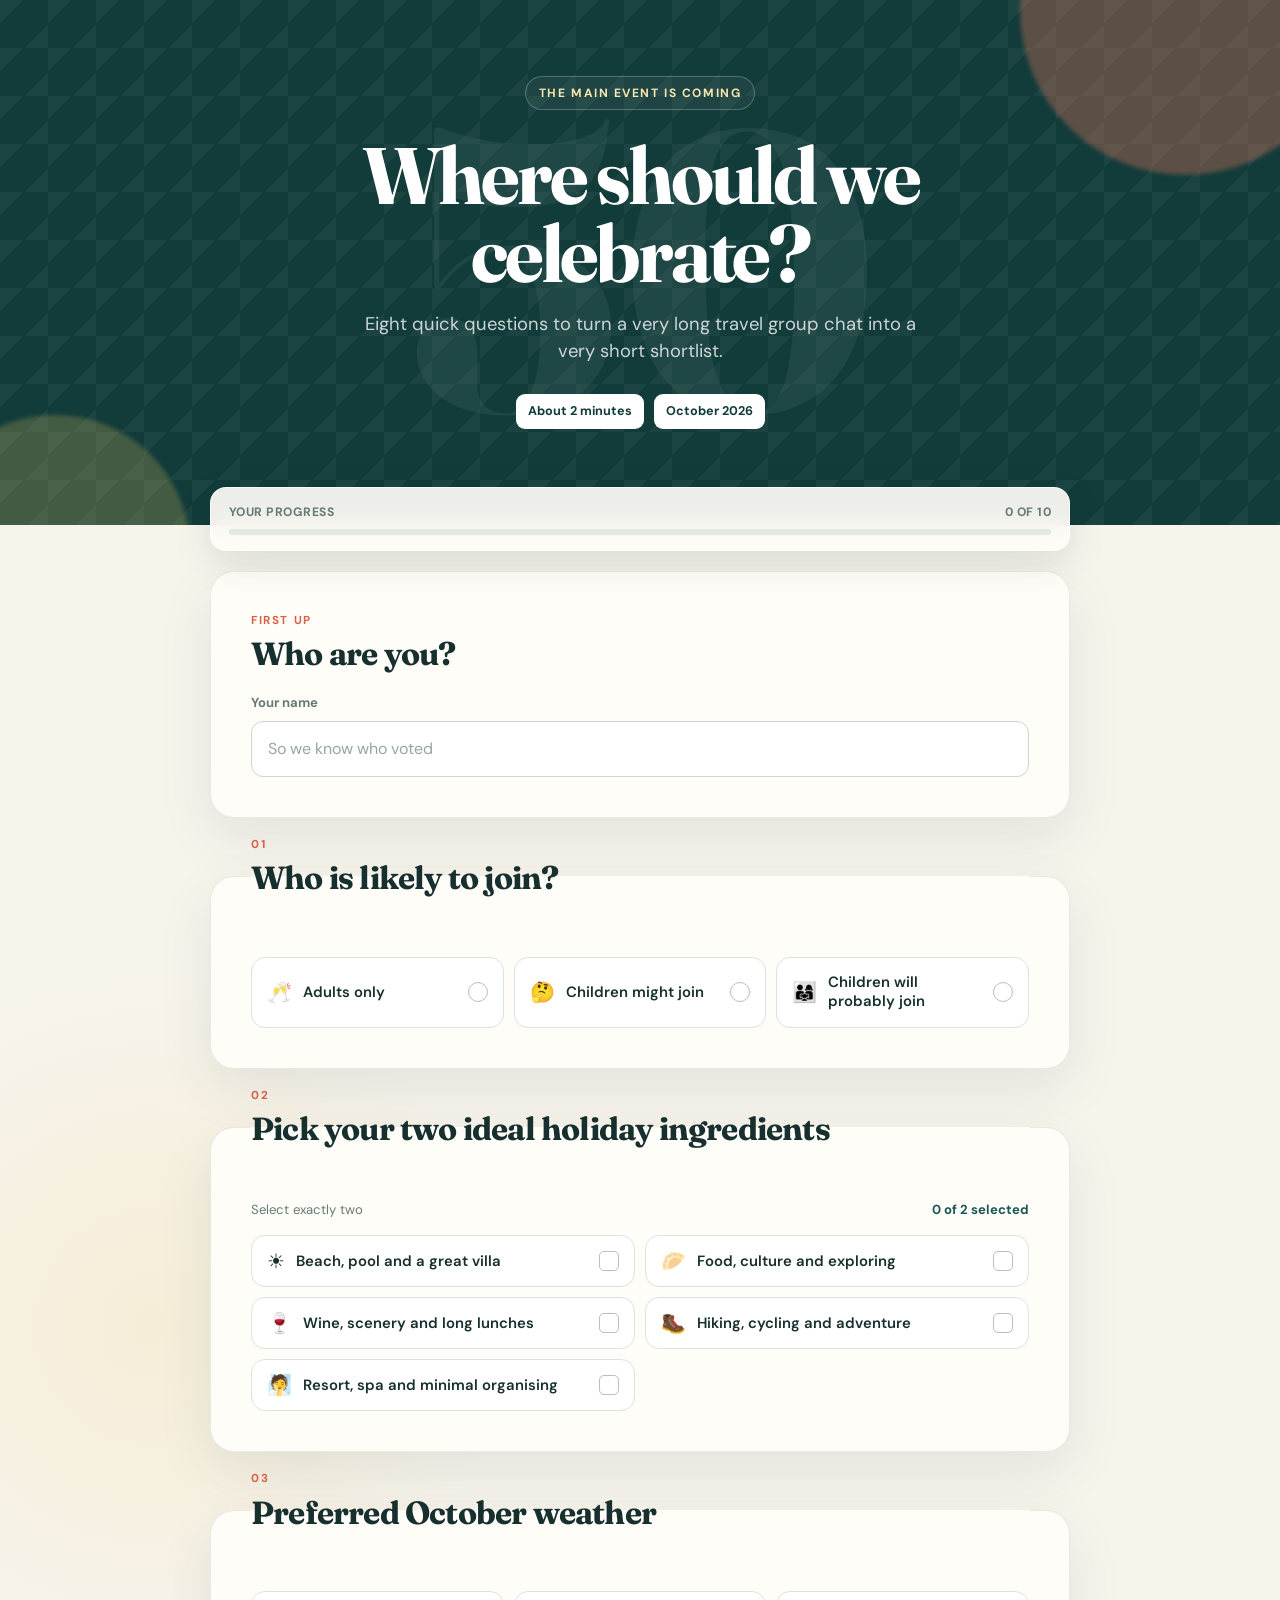
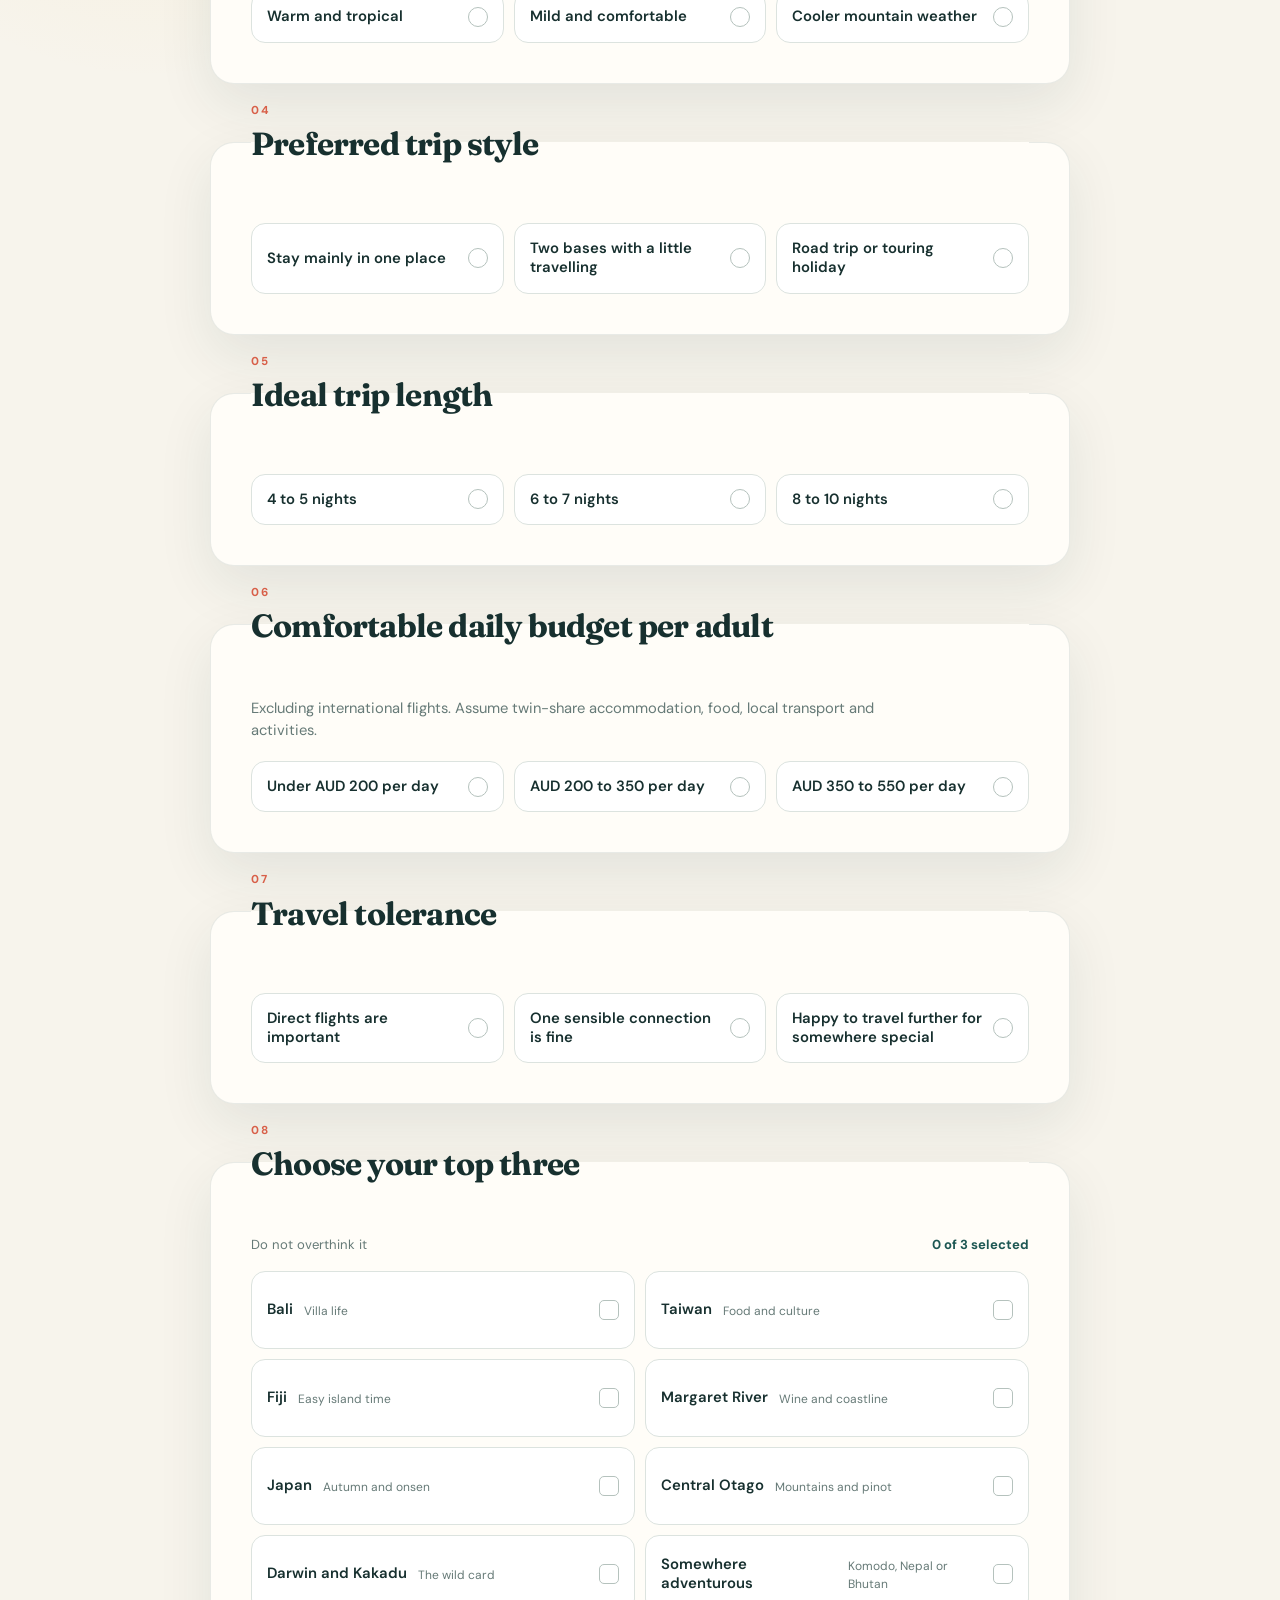
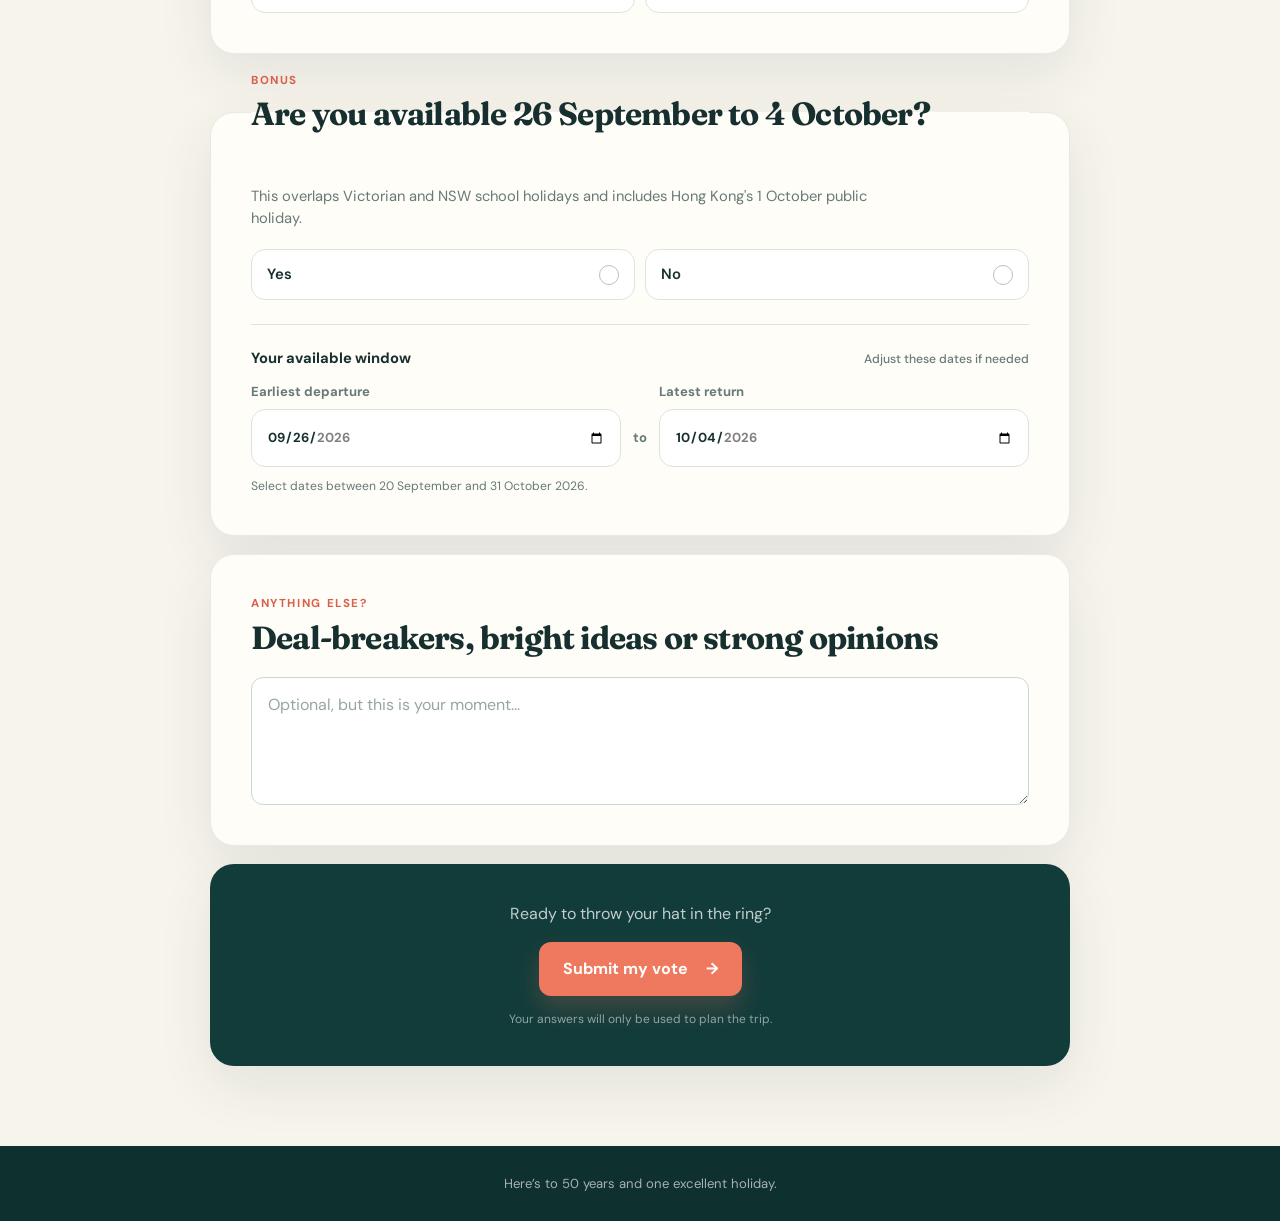
<file: index.html>
<!doctype html>
<html lang="en">
  <head>
    <meta charset="UTF-8" />
    <meta name="viewport" content="width=device-width, initial-scale=1.0" />
    <meta
      name="description"
      content="A quick group poll to help choose the destination for our all-in 50th birthday trip."
    />
    <meta name="theme-color" content="#123c3a" />
    <title>The Big 5-0 Trip Poll</title>
    <link rel="preconnect" href="https://fonts.googleapis.com" />
    <link rel="preconnect" href="https://fonts.gstatic.com" crossorigin />
    <link
      href="https://fonts.googleapis.com/css2?family=DM+Sans:wght@400;500;600;700&family=Fraunces:opsz,wght@9..144,600;9..144,700&display=swap"
      rel="stylesheet"
    />
    <link rel="stylesheet" href="/styles.css" />
    <script src="/script.js" defer></script>
  </head>
  <body>
    <header class="hero">
      <div class="hero__glow hero__glow--one" aria-hidden="true"></div>
      <div class="hero__glow hero__glow--two" aria-hidden="true"></div>
      <div class="shell hero__content">
        <div class="eyebrow">The main event is coming</div>
        <p class="hero__number" aria-hidden="true">50</p>
        <h1>Where should we celebrate?</h1>
        <p class="hero__intro">
          Eight quick questions to turn a very long travel group chat into a very
          short shortlist.
        </p>
        <div class="hero__meta" aria-label="Poll details">
          <span>About 2 minutes</span>
          <span>October 2026</span>
        </div>
      </div>
    </header>

    <main class="shell main-content">
      <div class="progress-wrap" aria-hidden="true">
        <div class="progress-copy">
          <span>Your progress</span>
          <span id="progress-label">0 of 10</span>
        </div>
        <div class="progress-track">
          <div class="progress-bar" id="progress-bar"></div>
        </div>
      </div>

      <form
        class="poll-form"
        id="trip-poll"
        name="trip-preferences"
        method="POST"
        action="/thanks.html"
        data-netlify="true"
      >
        <section class="question question--identity" data-question>
          <div class="question__heading">
            <span class="question__number">First up</span>
            <h2>Who are you?</h2>
          </div>
          <label class="text-label" for="name">Your name</label>
          <input
            class="text-input"
            id="name"
            name="name"
            type="text"
            autocomplete="name"
            placeholder="So we know who voted"
            required
          />
        </section>

        <fieldset class="question" data-question>
          <legend>
            <span class="question__number">01</span>
            <span class="question__title">Who is likely to join?</span>
          </legend>
          <div class="choices choices--three">
            <label class="choice">
              <input type="radio" name="who-is-joining" value="Adults only" required />
              <span class="choice__body">
                <span class="choice__icon" aria-hidden="true">🥂</span>
                <span class="choice__title">Adults only</span>
              </span>
            </label>
            <label class="choice">
              <input type="radio" name="who-is-joining" value="Children might join" />
              <span class="choice__body">
                <span class="choice__icon" aria-hidden="true">🤔</span>
                <span class="choice__title">Children might join</span>
              </span>
            </label>
            <label class="choice">
              <input type="radio" name="who-is-joining" value="Children will probably join" />
              <span class="choice__body">
                <span class="choice__icon" aria-hidden="true">👨‍👩‍👧</span>
                <span class="choice__title">Children will probably join</span>
              </span>
            </label>
          </div>
        </fieldset>

        <fieldset class="question" data-question data-limit="2">
          <legend>
            <span class="question__number">02</span>
            <span class="question__title">Pick your two ideal holiday ingredients</span>
          </legend>
          <div class="question__hint">
            Select exactly two
            <span class="selection-count" aria-live="polite">0 of 2 selected</span>
          </div>
          <div class="choices choices--ingredients">
            <label class="choice">
              <input type="checkbox" name="ideal-ingredients[]" value="Beach, pool and a great villa" />
              <span class="choice__body">
                <span class="choice__icon" aria-hidden="true">☀️</span>
                <span class="choice__title">Beach, pool and a great villa</span>
              </span>
            </label>
            <label class="choice">
              <input type="checkbox" name="ideal-ingredients[]" value="Food, culture and exploring" />
              <span class="choice__body">
                <span class="choice__icon" aria-hidden="true">🥟</span>
                <span class="choice__title">Food, culture and exploring</span>
              </span>
            </label>
            <label class="choice">
              <input type="checkbox" name="ideal-ingredients[]" value="Wine, scenery and long lunches" />
              <span class="choice__body">
                <span class="choice__icon" aria-hidden="true">🍷</span>
                <span class="choice__title">Wine, scenery and long lunches</span>
              </span>
            </label>
            <label class="choice">
              <input type="checkbox" name="ideal-ingredients[]" value="Hiking, cycling and adventure" />
              <span class="choice__body">
                <span class="choice__icon" aria-hidden="true">🥾</span>
                <span class="choice__title">Hiking, cycling and adventure</span>
              </span>
            </label>
            <label class="choice">
              <input type="checkbox" name="ideal-ingredients[]" value="Resort, spa and minimal organising" />
              <span class="choice__body">
                <span class="choice__icon" aria-hidden="true">🧖</span>
                <span class="choice__title">Resort, spa and minimal organising</span>
              </span>
            </label>
          </div>
          <p class="field-error" role="alert"></p>
        </fieldset>

        <fieldset class="question" data-question>
          <legend>
            <span class="question__number">03</span>
            <span class="question__title">Preferred October weather</span>
          </legend>
          <div class="choices choices--three">
            <label class="choice">
              <input type="radio" name="preferred-weather" value="Warm and tropical" required />
              <span class="choice__body"><span class="choice__title">Warm and tropical</span></span>
            </label>
            <label class="choice">
              <input type="radio" name="preferred-weather" value="Mild and comfortable" />
              <span class="choice__body"><span class="choice__title">Mild and comfortable</span></span>
            </label>
            <label class="choice">
              <input type="radio" name="preferred-weather" value="Cooler mountain weather" />
              <span class="choice__body"><span class="choice__title">Cooler mountain weather</span></span>
            </label>
          </div>
        </fieldset>

        <fieldset class="question" data-question>
          <legend>
            <span class="question__number">04</span>
            <span class="question__title">Preferred trip style</span>
          </legend>
          <div class="choices choices--three">
            <label class="choice">
              <input type="radio" name="trip-style" value="Stay mainly in one place" required />
              <span class="choice__body"><span class="choice__title">Stay mainly in one place</span></span>
            </label>
            <label class="choice">
              <input type="radio" name="trip-style" value="Two bases with a little travelling" />
              <span class="choice__body"><span class="choice__title">Two bases with a little travelling</span></span>
            </label>
            <label class="choice">
              <input type="radio" name="trip-style" value="Road trip or touring holiday" />
              <span class="choice__body"><span class="choice__title">Road trip or touring holiday</span></span>
            </label>
          </div>
        </fieldset>

        <fieldset class="question" data-question>
          <legend>
            <span class="question__number">05</span>
            <span class="question__title">Ideal trip length</span>
          </legend>
          <div class="choices choices--three">
            <label class="choice">
              <input type="radio" name="trip-length" value="4 to 5 nights" required />
              <span class="choice__body"><span class="choice__title">4 to 5 nights</span></span>
            </label>
            <label class="choice">
              <input type="radio" name="trip-length" value="6 to 7 nights" />
              <span class="choice__body"><span class="choice__title">6 to 7 nights</span></span>
            </label>
            <label class="choice">
              <input type="radio" name="trip-length" value="8 to 10 nights" />
              <span class="choice__body"><span class="choice__title">8 to 10 nights</span></span>
            </label>
          </div>
        </fieldset>

        <fieldset class="question" data-question>
          <legend>
            <span class="question__number">06</span>
            <span class="question__title">Comfortable daily budget per adult</span>
          </legend>
          <p class="question__description">
            Excluding international flights. Assume twin-share accommodation, food,
            local transport and activities.
          </p>
          <div class="choices choices--three">
            <label class="choice">
              <input type="radio" name="daily-budget" value="Under AUD 200 per day" required />
              <span class="choice__body"><span class="choice__title">Under AUD 200 per day</span></span>
            </label>
            <label class="choice">
              <input type="radio" name="daily-budget" value="AUD 200 to 350 per day" />
              <span class="choice__body"><span class="choice__title">AUD 200 to 350 per day</span></span>
            </label>
            <label class="choice">
              <input type="radio" name="daily-budget" value="AUD 350 to 550 per day" />
              <span class="choice__body"><span class="choice__title">AUD 350 to 550 per day</span></span>
            </label>
          </div>
        </fieldset>

        <fieldset class="question" data-question>
          <legend>
            <span class="question__number">07</span>
            <span class="question__title">Travel tolerance</span>
          </legend>
          <div class="choices choices--three">
            <label class="choice">
              <input type="radio" name="travel-tolerance" value="Direct flights are important" required />
              <span class="choice__body"><span class="choice__title">Direct flights are important</span></span>
            </label>
            <label class="choice">
              <input type="radio" name="travel-tolerance" value="One sensible connection is fine" />
              <span class="choice__body"><span class="choice__title">One sensible connection is fine</span></span>
            </label>
            <label class="choice">
              <input type="radio" name="travel-tolerance" value="Happy to travel further for somewhere special" />
              <span class="choice__body"><span class="choice__title">Happy to travel further for somewhere special</span></span>
            </label>
          </div>
        </fieldset>

        <fieldset class="question question--destinations" data-question data-limit="3">
          <legend>
            <span class="question__number">08</span>
            <span class="question__title">Choose your top three</span>
          </legend>
          <div class="question__hint">
            Do not overthink it
            <span class="selection-count" aria-live="polite">0 of 3 selected</span>
          </div>
          <div class="choices choices--destinations">
            <label class="choice choice--destination">
              <input type="checkbox" name="top-destinations[]" value="Bali" />
              <span class="choice__body"><span class="choice__title">Bali</span><span class="choice__sub">Villa life</span></span>
            </label>
            <label class="choice choice--destination">
              <input type="checkbox" name="top-destinations[]" value="Taiwan" />
              <span class="choice__body"><span class="choice__title">Taiwan</span><span class="choice__sub">Food and culture</span></span>
            </label>
            <label class="choice choice--destination">
              <input type="checkbox" name="top-destinations[]" value="Fiji" />
              <span class="choice__body"><span class="choice__title">Fiji</span><span class="choice__sub">Easy island time</span></span>
            </label>
            <label class="choice choice--destination">
              <input type="checkbox" name="top-destinations[]" value="Margaret River" />
              <span class="choice__body"><span class="choice__title">Margaret River</span><span class="choice__sub">Wine and coastline</span></span>
            </label>
            <label class="choice choice--destination">
              <input type="checkbox" name="top-destinations[]" value="Japan" />
              <span class="choice__body"><span class="choice__title">Japan</span><span class="choice__sub">Autumn and onsen</span></span>
            </label>
            <label class="choice choice--destination">
              <input type="checkbox" name="top-destinations[]" value="Central Otago, New Zealand" />
              <span class="choice__body"><span class="choice__title">Central Otago</span><span class="choice__sub">Mountains and pinot</span></span>
            </label>
            <label class="choice choice--destination">
              <input type="checkbox" name="top-destinations[]" value="Darwin and Kakadu" />
              <span class="choice__body"><span class="choice__title">Darwin and Kakadu</span><span class="choice__sub">The wild card</span></span>
            </label>
            <label class="choice choice--destination">
              <input type="checkbox" name="top-destinations[]" value="Somewhere more adventurous" />
              <span class="choice__body"><span class="choice__title">Somewhere adventurous</span><span class="choice__sub">Komodo, Nepal or Bhutan</span></span>
            </label>
          </div>
          <p class="field-error" role="alert"></p>
        </fieldset>

        <fieldset class="question question--date" data-question>
          <legend>
            <span class="question__number">Bonus</span>
            <span class="question__title">Are you available 26 September to 4 October?</span>
          </legend>
          <p class="question__description">
            This overlaps Victorian and NSW school holidays and includes Hong Kong's
            1 October public holiday.
          </p>
          <div class="choices choices--binary choices--compact">
            <label class="choice">
              <input type="radio" name="date-availability" value="Yes" required />
              <span class="choice__body"><span class="choice__title">Yes</span></span>
            </label>
            <label class="choice">
              <input type="radio" name="date-availability" value="No" />
              <span class="choice__body"><span class="choice__title">No</span></span>
            </label>
          </div>
          <div class="date-range__heading">
            <span>Your available window</span>
            <span>Adjust these dates if needed</span>
          </div>
          <div class="date-range" data-date-range>
            <label class="date-field" for="available-from">
              <span>Earliest departure</span>
              <input
                id="available-from"
                name="available-from"
                type="date"
                min="2026-09-20"
                max="2026-10-31"
                value="2026-09-26"
                required
              />
            </label>
            <div class="date-range__connector" aria-hidden="true">to</div>
            <label class="date-field" for="available-until">
              <span>Latest return</span>
              <input
                id="available-until"
                name="available-until"
                type="date"
                min="2026-09-20"
                max="2026-10-31"
                value="2026-10-04"
                required
              />
            </label>
          </div>
          <p class="date-range__note">Select dates between 20 September and 31 October 2026.</p>
          <p class="field-error" role="alert"></p>
        </fieldset>

        <section class="question question--comments">
          <div class="question__heading">
            <span class="question__number">Anything else?</span>
            <h2>Deal-breakers, bright ideas or strong opinions</h2>
          </div>
          <label class="sr-only" for="comments">Optional comments</label>
          <textarea
            class="text-input text-input--area"
            id="comments"
            name="comments"
            rows="4"
            placeholder="Optional, but this is your moment..."
          ></textarea>
        </section>

        <div class="submit-panel">
          <p>Ready to throw your hat in the ring?</p>
          <button class="submit-button" type="submit">
            Submit my vote
            <span aria-hidden="true">→</span>
          </button>
          <p class="submit-note">Your answers will only be used to plan the trip.</p>
        </div>
      </form>
    </main>

    <footer>
      <div class="shell">Here’s to 50 years and one excellent holiday.</div>
    </footer>
  </body>
</html>
</file>
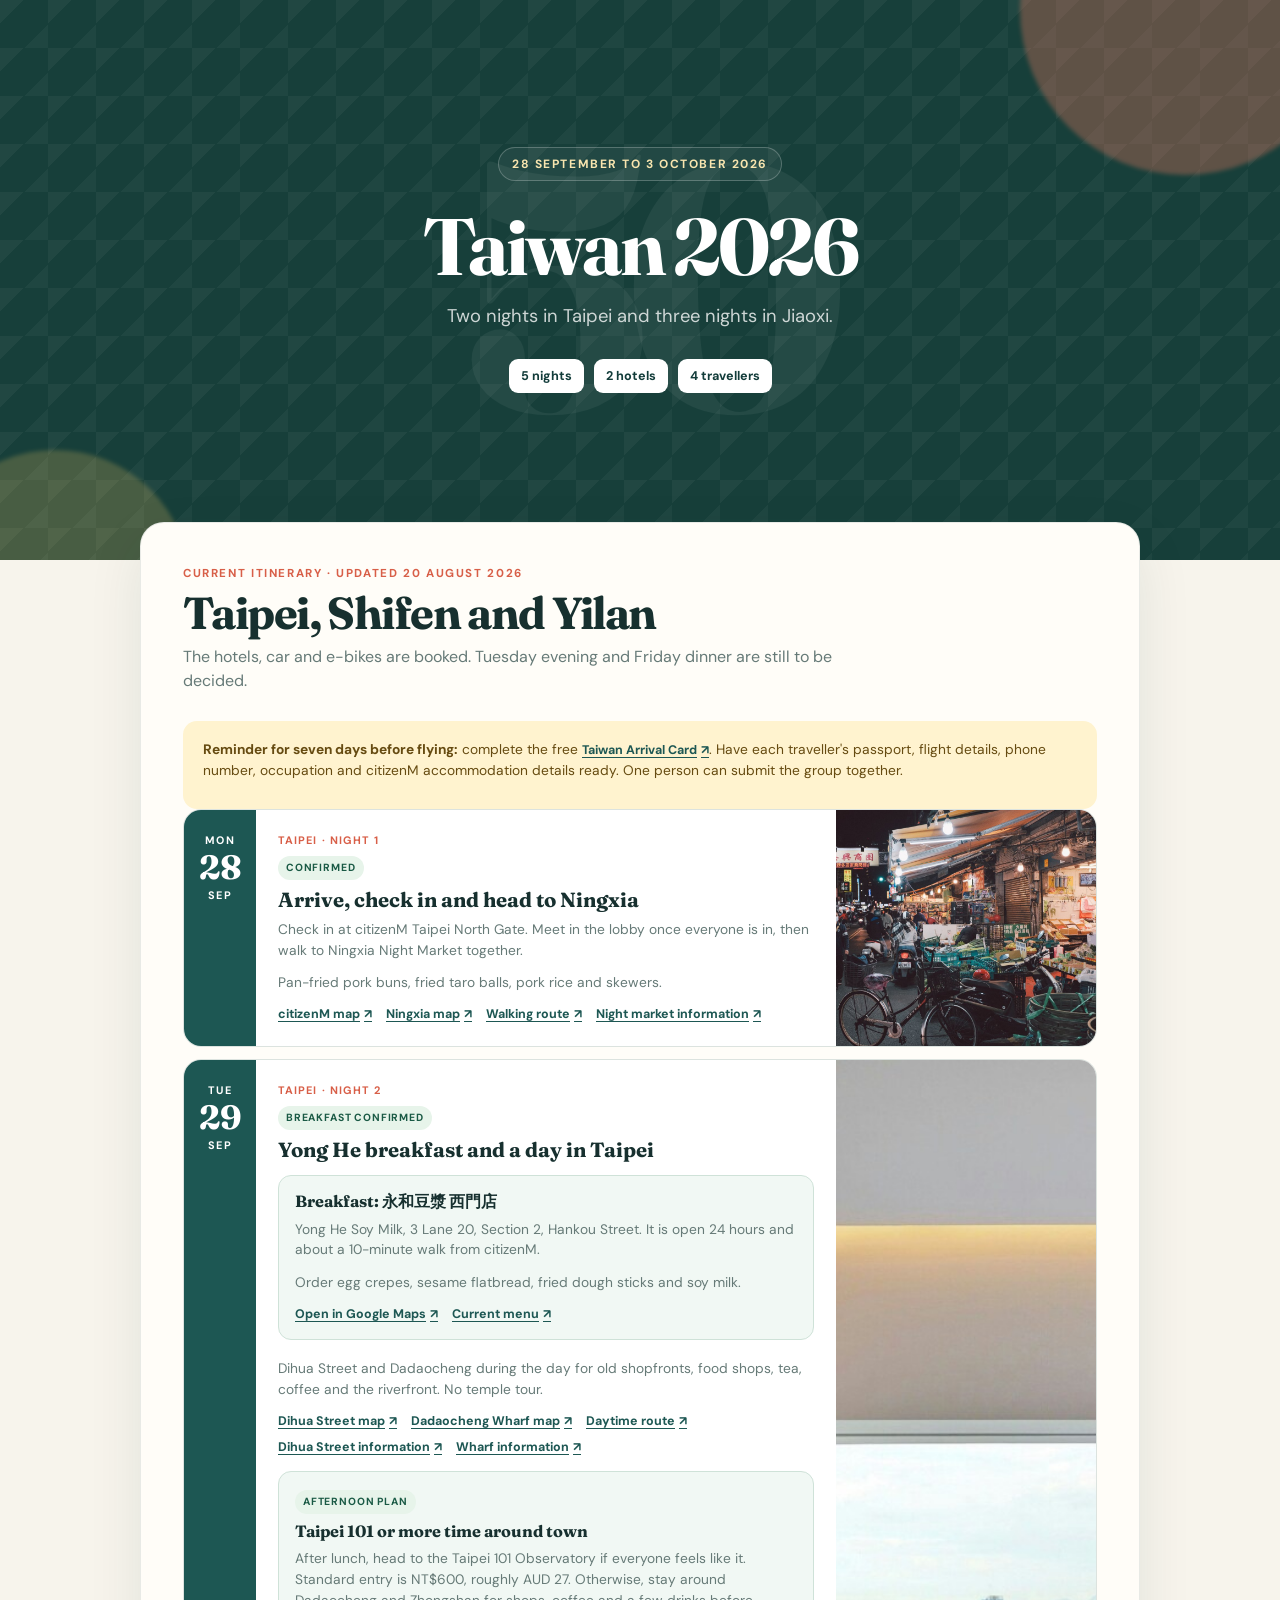
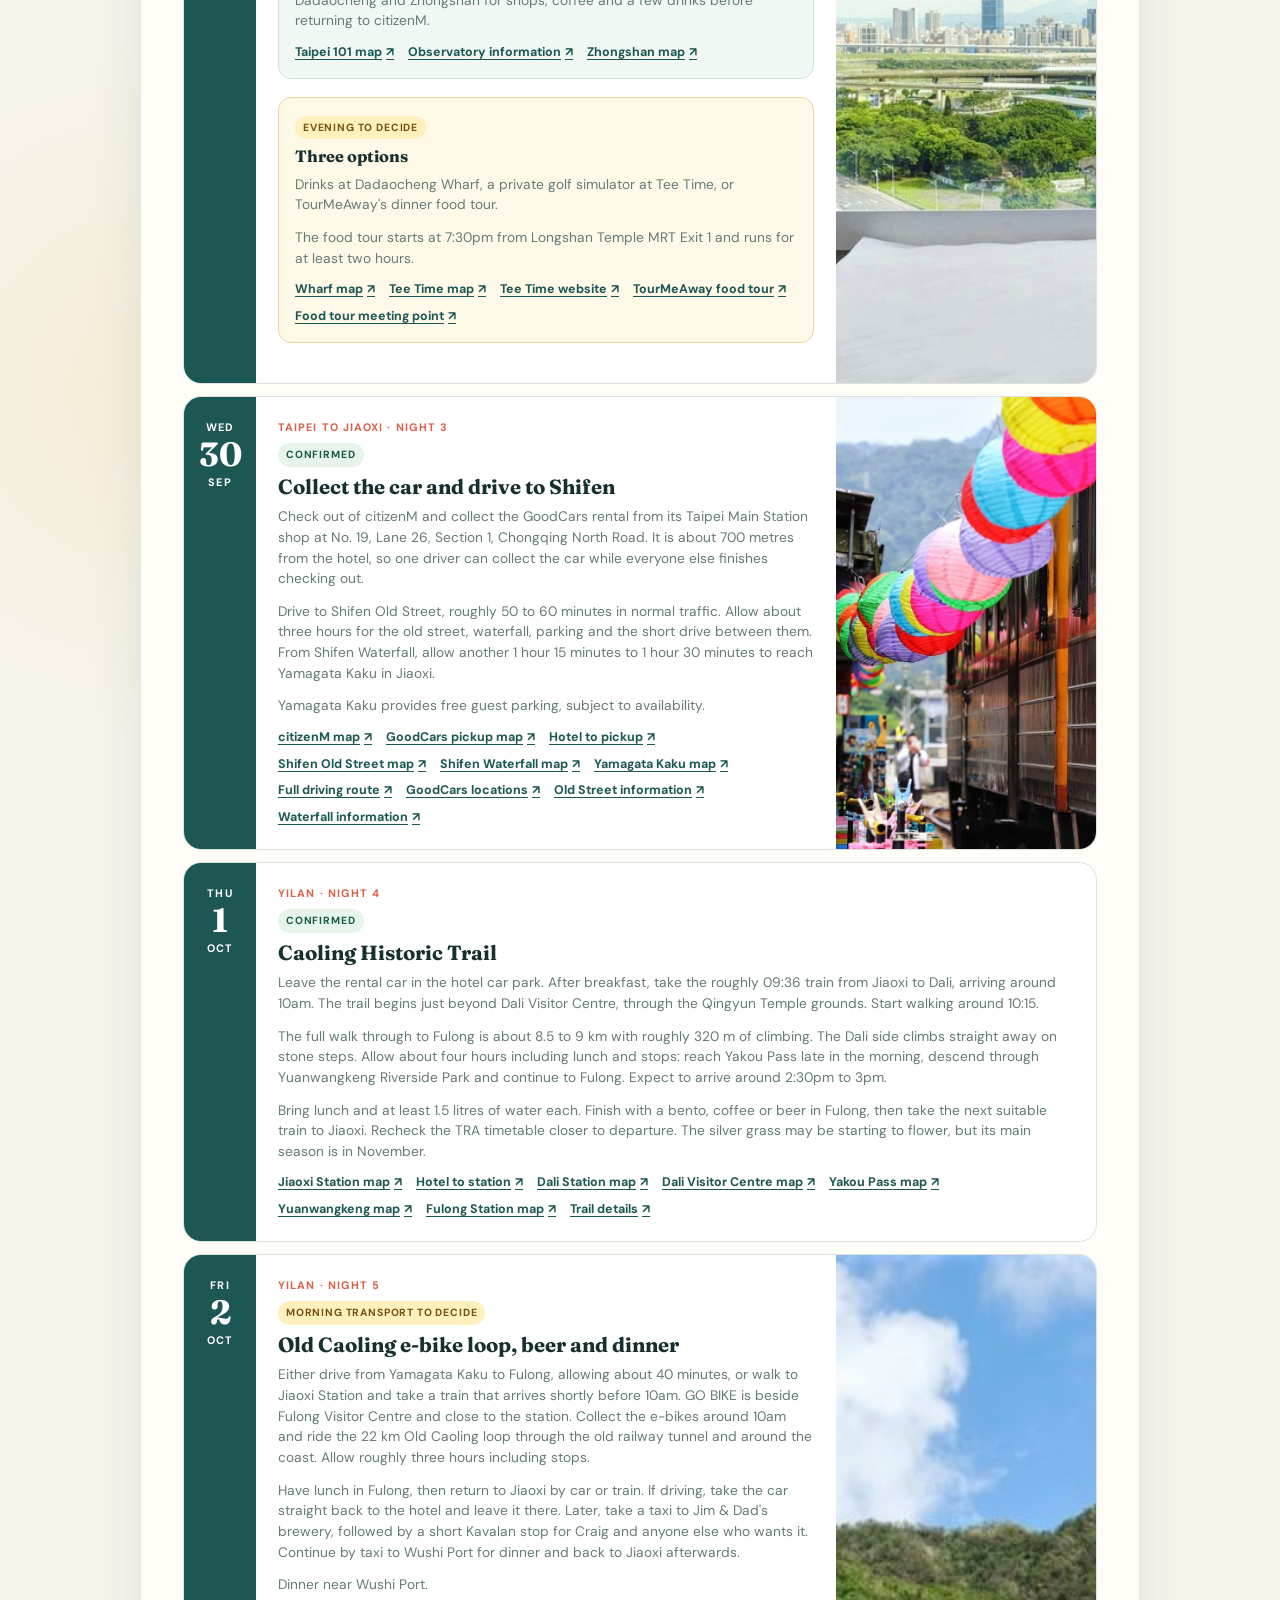
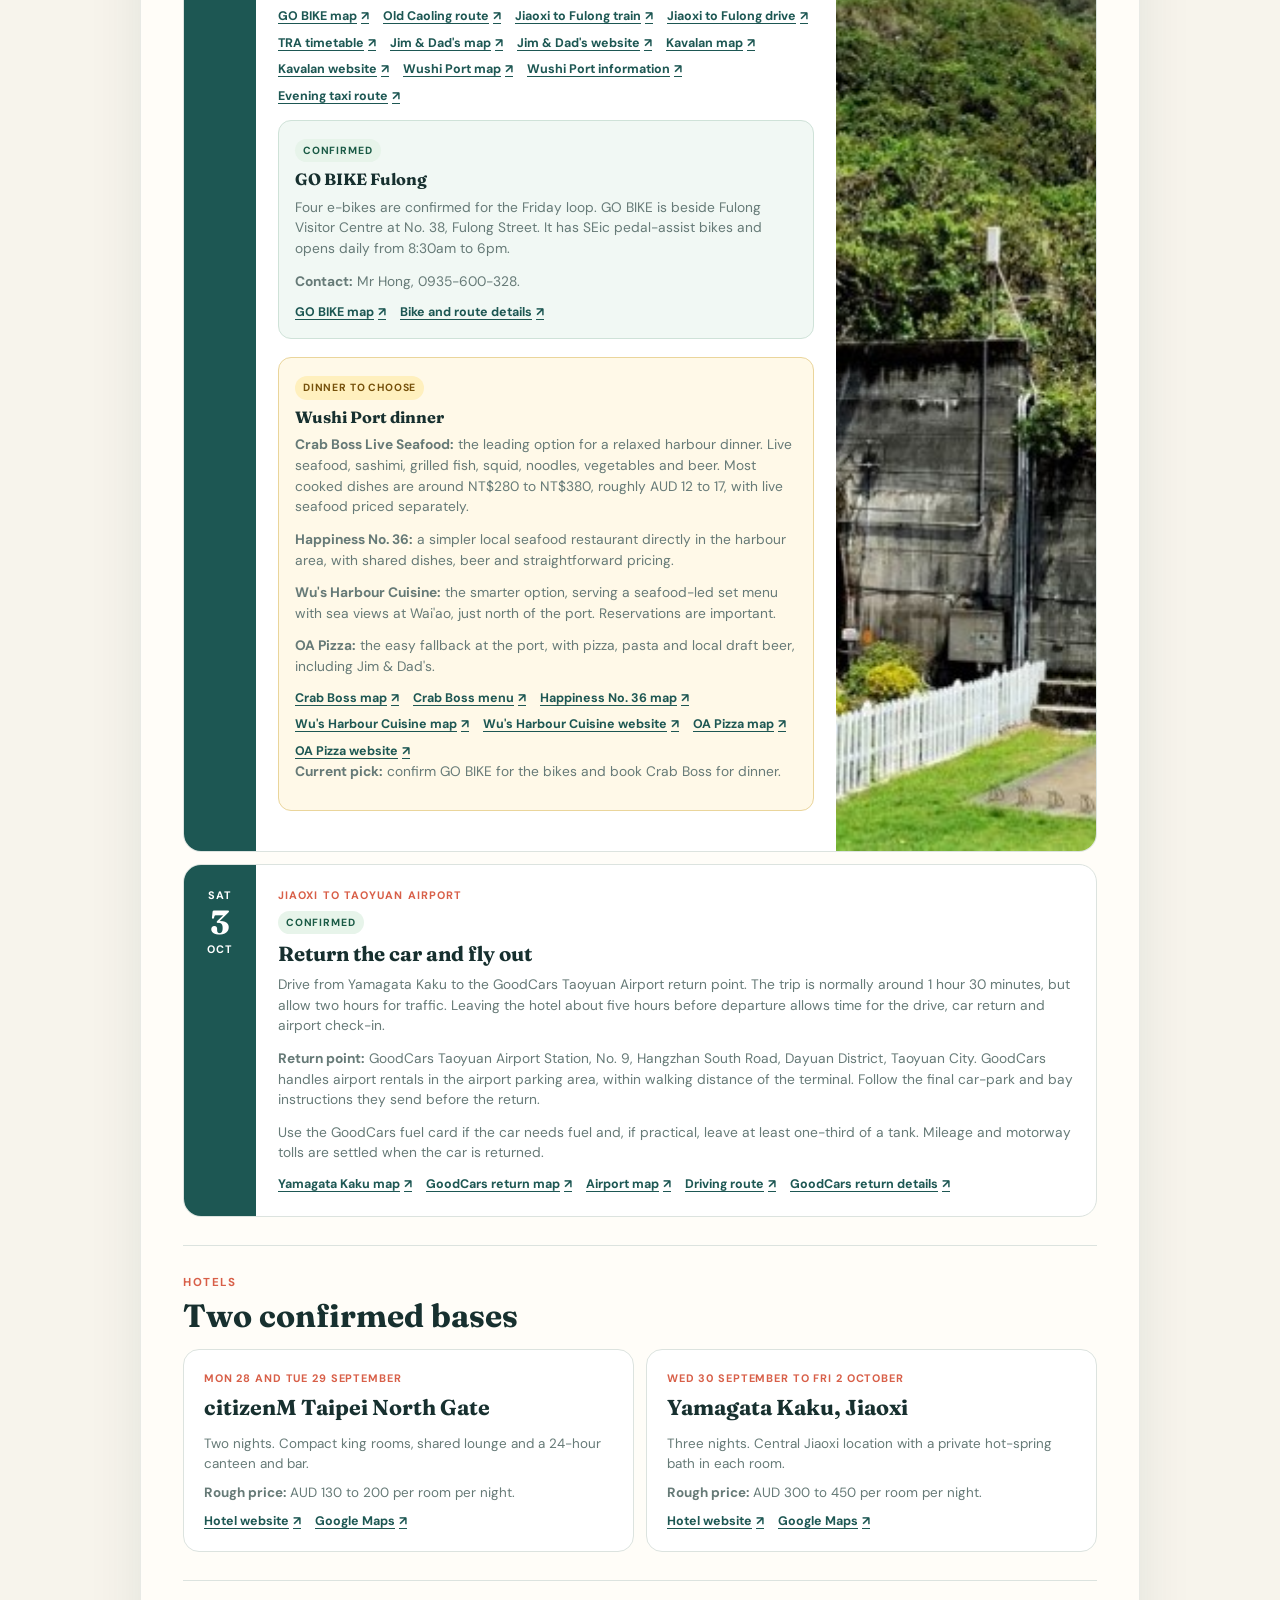
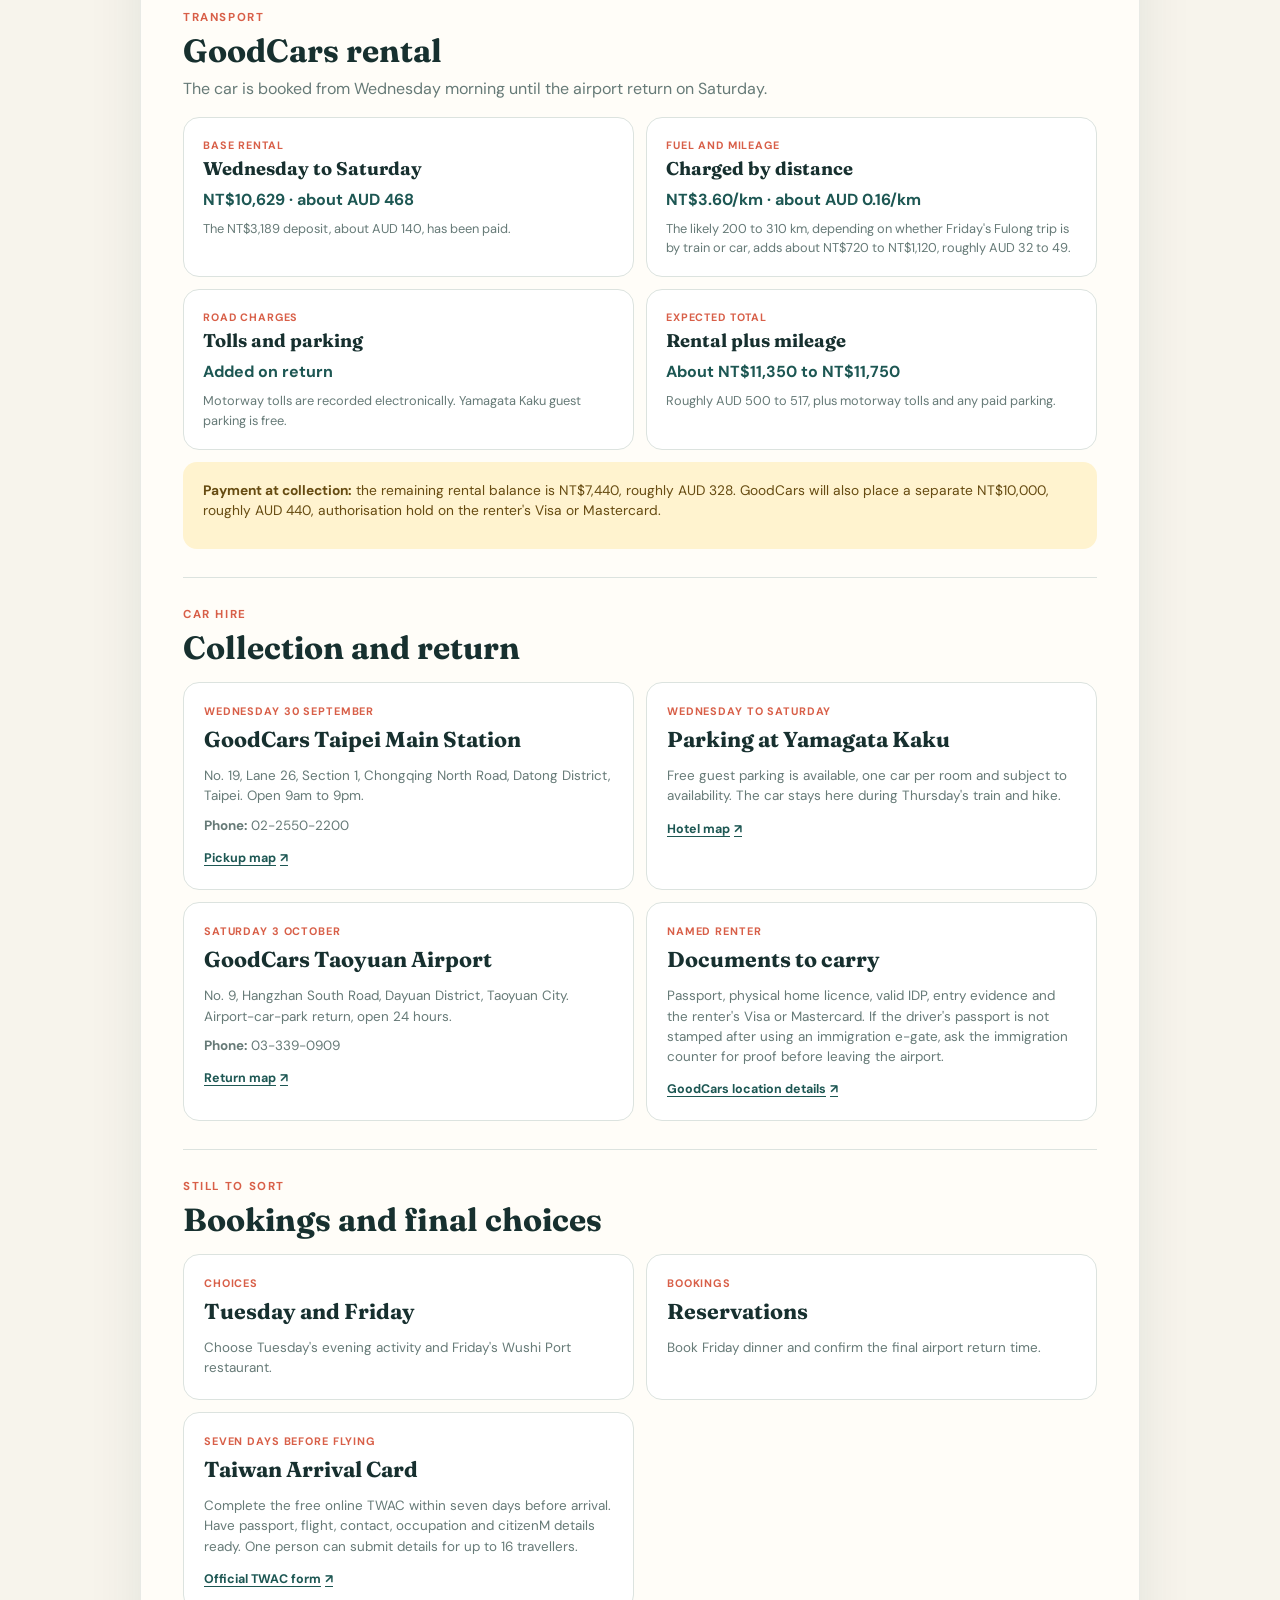
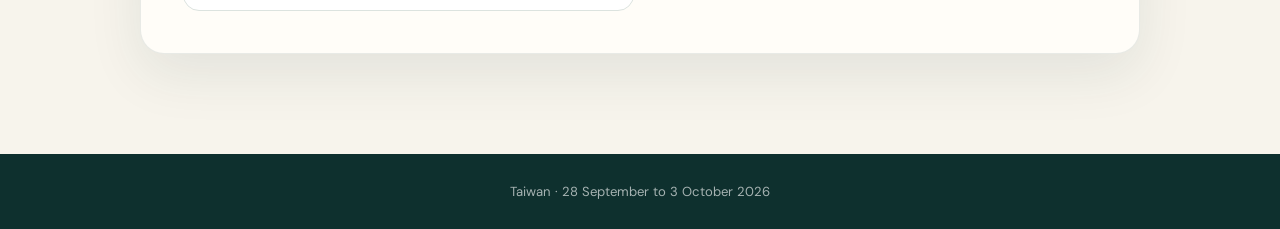
<file: itinerary.html>
<!doctype html>
<html lang="en">
  <head>
    <meta charset="UTF-8" />
    <meta name="viewport" content="width=device-width, initial-scale=1.0" />
    <meta name="description" content="The current itinerary for the Taiwan 50th trip from 28 September to 3 October 2026." />
    <meta name="theme-color" content="#123c3a" />
    <title>Taiwan 2026 | Current Itinerary</title>
    <link rel="preconnect" href="https://fonts.googleapis.com" />
    <link rel="preconnect" href="https://fonts.gstatic.com" crossorigin />
    <link href="https://fonts.googleapis.com/css2?family=DM+Sans:wght@400;500;600;700&family=Fraunces:opsz,wght@9..144,600;9..144,700&display=swap" rel="stylesheet" />
    <link rel="stylesheet" href="/styles.css?v=7" />
  </head>
  <body>
    <header class="hero hero--taiwan hero--itinerary">
      <div class="hero__glow hero__glow--one" aria-hidden="true"></div>
      <div class="hero__glow hero__glow--two" aria-hidden="true"></div>
      <div class="shell hero__content">
        <div class="eyebrow">28 September to 3 October 2026</div>
        <p class="hero__number hero__number--letters" aria-hidden="true">50</p>
        <h1>Taiwan 2026</h1>
        <p class="hero__intro">Two nights in Taipei and three nights in Jiaoxi.</p>
        <div class="hero__meta" role="group" aria-label="Trip details">
          <span>5 nights</span>
          <span>2 hotels</span>
          <span>4 travellers</span>
        </div>
      </div>
    </header>

    <main class="shell main-content main-content--itinerary">
      <section class="plan-intro" aria-labelledby="itinerary-title">
        <div class="plan-intro__heading">
          <span class="question__number">Current itinerary · Updated 20 August 2026</span>
          <h2 id="itinerary-title">Taipei, Shifen and Yilan</h2>
          <p>The hotels, car and e-bikes are booked. Tuesday evening and Friday dinner are still to be decided.</p>
        </div>

        <div class="transport-total">
          <p><strong>Reminder for seven days before flying:</strong> complete the free <a class="external-link" href="https://twac.immigration.gov.tw/" target="_blank" rel="noopener noreferrer">Taiwan Arrival Card <span aria-hidden="true">↗</span></a>. Have each traveller's passport, flight details, phone number, occupation and citizenM accommodation details ready. One person can submit the group together.</p>
        </div>

        <ol class="day-list">
          <li class="day-card day-card--photo">
            <div class="day-card__date"><span>Mon</span><strong>28</strong><span>Sep</span></div>
            <div class="day-card__body">
              <span class="day-card__place">Taipei · Night 1</span>
              <span class="itinerary-status">Confirmed</span>
              <h3>Arrive, check in and head to Ningxia</h3>
              <p>Check in at citizenM Taipei North Gate. Meet in the lobby once everyone is in, then walk to Ningxia Night Market together.</p>
              <p>Pan-fried pork buns, fried taro balls, pork rice and skewers.</p>
              <div class="link-row">
                <a class="external-link" href="https://www.google.com/maps/search/?api=1&amp;query=citizenM+Taipei+North+Gate" target="_blank" rel="noopener noreferrer">citizenM map <span aria-hidden="true">↗</span></a>
                <a class="external-link" href="https://www.google.com/maps/search/?api=1&amp;query=Ningxia+Night+Market+Taipei" target="_blank" rel="noopener noreferrer">Ningxia map <span aria-hidden="true">↗</span></a>
                <a class="external-link" href="https://www.google.com/maps/dir/?api=1&amp;origin=citizenM+Taipei+North+Gate&amp;destination=Ningxia+Night+Market+Taipei&amp;travelmode=walking" target="_blank" rel="noopener noreferrer">Walking route <span aria-hidden="true">↗</span></a>
                <a class="external-link" href="https://eng.taiwan.net.tw/m1.aspx?sNo=0002040" target="_blank" rel="noopener noreferrer">Night market information <span aria-hidden="true">↗</span></a>
              </div>
            </div>
            <figure class="day-card__photo">
              <img src="/assets/taiwan/taipei-night-market.jpg" alt="A busy Taipei night market" width="1200" height="858" />
            </figure>
          </li>

          <li class="day-card day-card--photo">
            <div class="day-card__date"><span>Tue</span><strong>29</strong><span>Sep</span></div>
            <div class="day-card__body">
              <span class="day-card__place">Taipei · Night 2</span>
              <span class="itinerary-status">Breakfast confirmed</span>
              <h3>Yong He breakfast and a day in Taipei</h3>

              <div class="itinerary-detail itinerary-detail--breakfast">
                <h4>Breakfast: 永和豆漿 西門店</h4>
                <p>Yong He Soy Milk, 3 Lane 20, Section 2, Hankou Street. It is open 24 hours and about a 10-minute walk from citizenM.</p>
                <p>Order egg crepes, sesame flatbread, fried dough sticks and soy milk.</p>
                <div class="link-row">
                  <a class="external-link" href="https://www.google.com/maps/search/?api=1&amp;query=%E6%B0%B8%E5%92%8C%E8%B1%86%E6%BC%BF+%E8%A5%BF%E9%96%80%E5%BA%97" target="_blank" rel="noopener noreferrer">
                    Open in Google Maps <span aria-hidden="true">↗</span><span class="sr-only"> (opens in a new tab)</span>
                  </a>
                  <a class="external-link" href="https://www.ubereats.com/tw/store/%E6%B0%B8%E5%92%8C%E8%B1%86%E6%BC%BF-%E8%A5%BF%E9%96%80%E5%BA%97/CWiDJYRsVhGOdaRRmw8zZQ" target="_blank" rel="noopener noreferrer">
                    Current menu <span aria-hidden="true">↗</span><span class="sr-only"> (opens in a new tab)</span>
                  </a>
                </div>
              </div>

              <p>Dihua Street and Dadaocheng during the day for old shopfronts, food shops, tea, coffee and the riverfront. No temple tour.</p>
              <div class="link-row">
                <a class="external-link" href="https://www.google.com/maps/search/?api=1&amp;query=Dihua+Street+Taipei" target="_blank" rel="noopener noreferrer">Dihua Street map <span aria-hidden="true">↗</span></a>
                <a class="external-link" href="https://www.google.com/maps/search/?api=1&amp;query=Dadaocheng+Wharf+Taipei" target="_blank" rel="noopener noreferrer">Dadaocheng Wharf map <span aria-hidden="true">↗</span></a>
                <a class="external-link" href="https://www.google.com/maps/dir/?api=1&amp;origin=%E6%B0%B8%E5%92%8C%E8%B1%86%E6%BC%BF+%E8%A5%BF%E9%96%80%E5%BA%97&amp;destination=Dadaocheng+Wharf+Taipei&amp;waypoints=Dihua+Street+Taipei&amp;travelmode=walking" target="_blank" rel="noopener noreferrer">Daytime route <span aria-hidden="true">↗</span></a>
                <a class="external-link" href="https://travel.taipei/en/attraction/details/1686" target="_blank" rel="noopener noreferrer">Dihua Street information <span aria-hidden="true">↗</span></a>
                <a class="external-link" href="https://www.travel.taipei/en/attraction/details/426" target="_blank" rel="noopener noreferrer">Wharf information <span aria-hidden="true">↗</span></a>
              </div>

              <div class="itinerary-detail">
                <span class="itinerary-status">Afternoon plan</span>
                <h4>Taipei 101 or more time around town</h4>
                <p>After lunch, head to the Taipei 101 Observatory if everyone feels like it. Standard entry is NT$600, roughly AUD 27. Otherwise, stay around Dadaocheng and Zhongshan for shops, coffee and a few drinks before returning to citizenM.</p>
                <div class="link-row">
                  <a class="external-link" href="https://www.google.com/maps/search/?api=1&amp;query=Taipei+101+Observatory" target="_blank" rel="noopener noreferrer">Taipei 101 map <span aria-hidden="true">↗</span></a>
                  <a class="external-link" href="https://www.taipei-101.com.tw/en/observatory/ticket/information" target="_blank" rel="noopener noreferrer">Observatory information <span aria-hidden="true">↗</span></a>
                  <a class="external-link" href="https://www.google.com/maps/search/?api=1&amp;query=Zhongshan+Taipei" target="_blank" rel="noopener noreferrer">Zhongshan map <span aria-hidden="true">↗</span></a>
                </div>
              </div>

              <div class="itinerary-detail itinerary-detail--open">
                <span class="itinerary-status itinerary-status--open">Evening to decide</span>
                <h4>Three options</h4>
                <p>Drinks at Dadaocheng Wharf, a private golf simulator at Tee Time, or TourMeAway's dinner food tour.</p>
                <p>The food tour starts at 7:30pm from Longshan Temple MRT Exit 1 and runs for at least two hours.</p>
                <div class="link-row">
                  <a class="external-link" href="https://www.google.com/maps/search/?api=1&amp;query=Dadaocheng+Wharf+Taipei" target="_blank" rel="noopener noreferrer">Wharf map <span aria-hidden="true">↗</span></a>
                  <a class="external-link" href="https://www.google.com/maps/search/?api=1&amp;query=Tee+Time+Golf+Taipei" target="_blank" rel="noopener noreferrer">Tee Time map <span aria-hidden="true">↗</span></a>
                  <a class="external-link" href="https://www.teetime-asia.com/" target="_blank" rel="noopener noreferrer">Tee Time website <span aria-hidden="true">↗</span></a>
                  <a class="external-link" href="https://www.tourmeaway.com/tours/foodtour" target="_blank" rel="noopener noreferrer">TourMeAway food tour <span aria-hidden="true">↗</span></a>
                  <a class="external-link" href="https://www.google.com/maps/search/?api=1&amp;query=Longshan+Temple+MRT+Station+Exit+1+Taipei" target="_blank" rel="noopener noreferrer">Food tour meeting point <span aria-hidden="true">↗</span></a>
                </div>
              </div>
            </div>
            <figure class="day-card__photo">
              <img src="/assets/taiwan/itinerary/citizenm-taipei.jpg" alt="A room with a city view at citizenM Taipei North Gate" width="1200" height="800" loading="lazy" />
            </figure>
          </li>

          <li class="day-card day-card--photo">
            <div class="day-card__date"><span>Wed</span><strong>30</strong><span>Sep</span></div>
            <div class="day-card__body">
              <span class="day-card__place">Taipei to Jiaoxi · Night 3</span>
              <span class="itinerary-status">Confirmed</span>
              <h3>Collect the car and drive to Shifen</h3>
              <p>Check out of citizenM and collect the GoodCars rental from its Taipei Main Station shop at No. 19, Lane 26, Section 1, Chongqing North Road. It is about 700 metres from the hotel, so one driver can collect the car while everyone else finishes checking out.</p>
              <p>Drive to Shifen Old Street, roughly 50 to 60 minutes in normal traffic. Allow about three hours for the old street, waterfall, parking and the short drive between them. From Shifen Waterfall, allow another 1 hour 15 minutes to 1 hour 30 minutes to reach Yamagata Kaku in Jiaoxi.</p>
              <p>Yamagata Kaku provides free guest parking, subject to availability.</p>
              <div class="link-row">
                <a class="external-link" href="https://www.google.com/maps/search/?api=1&amp;query=citizenM+Taipei+North+Gate" target="_blank" rel="noopener noreferrer">citizenM map <span aria-hidden="true">↗</span></a>
                <a class="external-link" href="https://www.google.com/maps/search/?api=1&amp;query=%E5%9B%BA%E5%BE%97%E7%A7%9F%E8%BB%8A+%E5%8F%B0%E5%8C%97%E8%BB%8A%E7%AB%99%E5%BA%97" target="_blank" rel="noopener noreferrer">GoodCars pickup map <span aria-hidden="true">↗</span></a>
                <a class="external-link" href="https://www.google.com/maps/dir/?api=1&amp;origin=citizenM+Taipei+North+Gate&amp;destination=%E5%9B%BA%E5%BE%97%E7%A7%9F%E8%BB%8A+%E5%8F%B0%E5%8C%97%E8%BB%8A%E7%AB%99%E5%BA%97&amp;travelmode=walking" target="_blank" rel="noopener noreferrer">Hotel to pickup <span aria-hidden="true">↗</span></a>
                <a class="external-link" href="https://www.google.com/maps/search/?api=1&amp;query=Shifen+Old+Street+Taiwan" target="_blank" rel="noopener noreferrer">Shifen Old Street map <span aria-hidden="true">↗</span></a>
                <a class="external-link" href="https://www.google.com/maps/search/?api=1&amp;query=Shifen+Waterfall+Taiwan" target="_blank" rel="noopener noreferrer">Shifen Waterfall map <span aria-hidden="true">↗</span></a>
                <a class="external-link" href="https://www.google.com/maps/search/?api=1&amp;query=Yamagata+Kaku+Hotel+Spa+Jiaoxi" target="_blank" rel="noopener noreferrer">Yamagata Kaku map <span aria-hidden="true">↗</span></a>
                <a class="external-link" href="https://www.google.com/maps/dir/?api=1&amp;origin=%E5%9B%BA%E5%BE%97%E7%A7%9F%E8%BB%8A+%E5%8F%B0%E5%8C%97%E8%BB%8A%E7%AB%99%E5%BA%97&amp;destination=Yamagata+Kaku+Hotel+Spa+Jiaoxi&amp;waypoints=Shifen+Old+Street+Taiwan%7CShifen+Waterfall+Taiwan&amp;travelmode=driving" target="_blank" rel="noopener noreferrer">Full driving route <span aria-hidden="true">↗</span></a>
                <a class="external-link" href="https://www.goodcars.tw/en/stronghold" target="_blank" rel="noopener noreferrer">GoodCars locations <span aria-hidden="true">↗</span></a>
                <a class="external-link" href="https://newtaipei.travel/en/attractions/detail/111989" target="_blank" rel="noopener noreferrer">Old Street information <span aria-hidden="true">↗</span></a>
                <a class="external-link" href="https://newtaipei.travel/en/Attractions/Detail/111592" target="_blank" rel="noopener noreferrer">Waterfall information <span aria-hidden="true">↗</span></a>
              </div>
            </div>
            <figure class="day-card__photo">
              <img src="/assets/taiwan/itinerary/shifen-old-street.jpg" alt="A train passing the shops of Shifen Old Street" width="1568" height="1044" loading="lazy" />
            </figure>
          </li>

          <li class="day-card">
            <div class="day-card__date"><span>Thu</span><strong>1</strong><span>Oct</span></div>
            <div class="day-card__body">
              <span class="day-card__place">Yilan · Night 4</span>
              <span class="itinerary-status">Confirmed</span>
              <h3>Caoling Historic Trail</h3>
              <p>Leave the rental car in the hotel car park. After breakfast, take the roughly 09:36 train from Jiaoxi to Dali, arriving around 10am. The trail begins just beyond Dali Visitor Centre, through the Qingyun Temple grounds. Start walking around 10:15.</p>
              <p>The full walk through to Fulong is about 8.5 to 9 km with roughly 320 m of climbing. The Dali side climbs straight away on stone steps. Allow about four hours including lunch and stops: reach Yakou Pass late in the morning, descend through Yuanwangkeng Riverside Park and continue to Fulong. Expect to arrive around 2:30pm to 3pm.</p>
              <p>Bring lunch and at least 1.5 litres of water each. Finish with a bento, coffee or beer in Fulong, then take the next suitable train to Jiaoxi. Recheck the TRA timetable closer to departure. The silver grass may be starting to flower, but its main season is in November.</p>
              <div class="link-row">
                <a class="external-link" href="https://www.google.com/maps/search/?api=1&amp;query=Jiaoxi+Train+Station" target="_blank" rel="noopener noreferrer">Jiaoxi Station map <span aria-hidden="true">↗</span></a>
                <a class="external-link" href="https://www.google.com/maps/dir/?api=1&amp;origin=Yamagata+Kaku+Hotel+Spa+Jiaoxi&amp;destination=Jiaoxi+Train+Station&amp;travelmode=walking" target="_blank" rel="noopener noreferrer">Hotel to station <span aria-hidden="true">↗</span></a>
                <a class="external-link" href="https://www.google.com/maps/search/?api=1&amp;query=Dali+Train+Station+Yilan+Taiwan" target="_blank" rel="noopener noreferrer">Dali Station map <span aria-hidden="true">↗</span></a>
                <a class="external-link" href="https://www.google.com/maps/search/?api=1&amp;query=Dali+Visitor+Center+Yilan+Taiwan" target="_blank" rel="noopener noreferrer">Dali Visitor Centre map <span aria-hidden="true">↗</span></a>
                <a class="external-link" href="https://www.google.com/maps/search/?api=1&amp;query=Yakou+Observation+Deck+Caoling+Historic+Trail" target="_blank" rel="noopener noreferrer">Yakou Pass map <span aria-hidden="true">↗</span></a>
                <a class="external-link" href="https://www.google.com/maps/search/?api=1&amp;query=Yuanwangkeng+Riverside+Park" target="_blank" rel="noopener noreferrer">Yuanwangkeng map <span aria-hidden="true">↗</span></a>
                <a class="external-link" href="https://www.google.com/maps/search/?api=1&amp;query=Fulong+Train+Station+Taiwan" target="_blank" rel="noopener noreferrer">Fulong Station map <span aria-hidden="true">↗</span></a>
                <a class="external-link" href="https://danlantrail.necoast-nsa.gov.tw/Trails-Content.aspx?a=2900&amp;fromCnt=0&amp;l=2&amp;listid=3270" target="_blank" rel="noopener noreferrer">Trail details <span aria-hidden="true">↗</span></a>
              </div>
            </div>
          </li>

          <li class="day-card day-card--photo">
            <div class="day-card__date"><span>Fri</span><strong>2</strong><span>Oct</span></div>
            <div class="day-card__body">
              <span class="day-card__place">Yilan · Night 5</span>
              <span class="itinerary-status itinerary-status--open">Morning transport to decide</span>
              <h3>Old Caoling e-bike loop, beer and dinner</h3>
              <p>Either drive from Yamagata Kaku to Fulong, allowing about 40 minutes, or walk to Jiaoxi Station and take a train that arrives shortly before 10am. GO BIKE is beside Fulong Visitor Centre and close to the station. Collect the e-bikes around 10am and ride the 22 km Old Caoling loop through the old railway tunnel and around the coast. Allow roughly three hours including stops.</p>
              <p>Have lunch in Fulong, then return to Jiaoxi by car or train. If driving, take the car straight back to the hotel and leave it there. Later, take a taxi to Jim &amp; Dad's brewery, followed by a short Kavalan stop for Craig and anyone else who wants it. Continue by taxi to Wushi Port for dinner and back to Jiaoxi afterwards.</p>
              <p>Dinner near Wushi Port.</p>
              <div class="link-row">
                <a class="external-link" href="https://www.google.com/maps/search/?api=1&amp;query=%E6%98%9F%E7%A9%BA+X+%E8%97%9D%E7%B4%A0%E6%9D%91+GO+BIKE+%E7%A6%8F%E9%9A%86" target="_blank" rel="noopener noreferrer">GO BIKE map <span aria-hidden="true">↗</span></a>
                <a class="external-link" href="https://taiwanbike.tw/en/bikeRoute/search/17995/" target="_blank" rel="noopener noreferrer">Old Caoling route <span aria-hidden="true">↗</span></a>
                <a class="external-link" href="https://www.google.com/maps/dir/?api=1&amp;origin=Jiaoxi+Train+Station&amp;destination=Fulong+Train+Station+Taiwan&amp;travelmode=transit" target="_blank" rel="noopener noreferrer">Jiaoxi to Fulong train <span aria-hidden="true">↗</span></a>
                <a class="external-link" href="https://www.google.com/maps/dir/?api=1&amp;origin=Yamagata+Kaku+Hotel+Spa+Jiaoxi&amp;destination=%E6%98%9F%E7%A9%BA+X+%E8%97%9D%E7%B4%A0%E6%9D%91+GO+BIKE+%E7%A6%8F%E9%9A%86&amp;travelmode=driving" target="_blank" rel="noopener noreferrer">Jiaoxi to Fulong drive <span aria-hidden="true">↗</span></a>
                <a class="external-link" href="https://tip.railway.gov.tw/tra-tip-web/tip?lang=EN_US" target="_blank" rel="noopener noreferrer">TRA timetable <span aria-hidden="true">↗</span></a>
                <a class="external-link" href="https://www.google.com/maps/search/?api=1&amp;query=Jim+and+Dad%27s+Brewing+Company+Yilan" target="_blank" rel="noopener noreferrer">Jim &amp; Dad's map <span aria-hidden="true">↗</span></a>
                <a class="external-link" href="https://janddbrewing.com/" target="_blank" rel="noopener noreferrer">Jim &amp; Dad's website <span aria-hidden="true">↗</span></a>
                <a class="external-link" href="https://www.google.com/maps/search/?api=1&amp;query=Kavalan+Whisky+Distillery+Yilan" target="_blank" rel="noopener noreferrer">Kavalan map <span aria-hidden="true">↗</span></a>
                <a class="external-link" href="https://www.kavalanwhisky.com/en/index.php" target="_blank" rel="noopener noreferrer">Kavalan website <span aria-hidden="true">↗</span></a>
                <a class="external-link" href="https://www.google.com/maps/search/?api=1&amp;query=Wushi+Harbor+Yilan" target="_blank" rel="noopener noreferrer">Wushi Port map <span aria-hidden="true">↗</span></a>
                <a class="external-link" href="https://eng.taiwan.net.tw/m1.aspx?id=A12-00478&amp;sNo=0002106" target="_blank" rel="noopener noreferrer">Wushi Port information <span aria-hidden="true">↗</span></a>
                <a class="external-link" href="https://www.google.com/maps/dir/?api=1&amp;origin=Yamagata+Kaku+Hotel+Spa+Jiaoxi&amp;destination=Yamagata+Kaku+Hotel+Spa+Jiaoxi&amp;waypoints=Jim+and+Dad%27s+Brewing+Company+Yilan%7CKavalan+Whisky+Distillery+Yilan%7CWushi+Harbor+Yilan&amp;travelmode=driving" target="_blank" rel="noopener noreferrer">Evening taxi route <span aria-hidden="true">↗</span></a>
              </div>

              <div class="itinerary-detail">
                <span class="itinerary-status">Confirmed</span>
                <h4>GO BIKE Fulong</h4>
                <p>Four e-bikes are confirmed for the Friday loop. GO BIKE is beside Fulong Visitor Centre at No. 38, Fulong Street. It has SEic pedal-assist bikes and opens daily from 8:30am to 6pm.</p>
                <p><strong>Contact:</strong> Mr Hong, 0935-600-328.</p>
                <div class="link-row">
                  <a class="external-link" href="https://www.google.com/maps/search/?api=1&amp;query=%E6%98%9F%E7%A9%BA+X+%E8%97%9D%E7%B4%A0%E6%9D%91+GO+BIKE+%E7%A6%8F%E9%9A%86" target="_blank" rel="noopener noreferrer">GO BIKE map <span aria-hidden="true">↗</span></a>
                  <a class="external-link" href="https://seic-bikes.com/blogs/life/fulong-starry-art-village-bike-life" target="_blank" rel="noopener noreferrer">Bike and route details <span aria-hidden="true">↗</span></a>
                </div>
              </div>

              <div class="itinerary-detail itinerary-detail--open">
                <span class="itinerary-status itinerary-status--open">Dinner to choose</span>
                <h4>Wushi Port dinner</h4>
                <p><strong>Crab Boss Live Seafood:</strong> the leading option for a relaxed harbour dinner. Live seafood, sashimi, grilled fish, squid, noodles, vegetables and beer. Most cooked dishes are around NT$280 to NT$380, roughly AUD 12 to 17, with live seafood priced separately.</p>
                <p><strong>Happiness No. 36:</strong> a simpler local seafood restaurant directly in the harbour area, with shared dishes, beer and straightforward pricing.</p>
                <p><strong>Wu's Harbour Cuisine:</strong> the smarter option, serving a seafood-led set menu with sea views at Wai'ao, just north of the port. Reservations are important.</p>
                <p><strong>OA Pizza:</strong> the easy fallback at the port, with pizza, pasta and local draft beer, including Jim &amp; Dad's.</p>
                <div class="link-row">
                  <a class="external-link" href="https://www.google.com/maps/search/?api=1&amp;query=%E8%9F%B9%E8%80%81%E9%97%86%E6%B4%BB%E6%B5%B7%E9%AE%AE+%E7%83%8F%E7%9F%B3%E6%B8%AF" target="_blank" rel="noopener noreferrer">Crab Boss map <span aria-hidden="true">↗</span></a>
                  <a class="external-link" href="https://pekoblog.tw/seafoodyu/" target="_blank" rel="noopener noreferrer">Crab Boss menu <span aria-hidden="true">↗</span></a>
                  <a class="external-link" href="https://www.google.com/maps/search/?api=1&amp;query=%E5%B9%B8%E7%A6%8F36%E8%99%9F%E6%B5%B7%E9%AE%AE%E9%A4%90%E5%BB%B3" target="_blank" rel="noopener noreferrer">Happiness No. 36 map <span aria-hidden="true">↗</span></a>
                  <a class="external-link" href="https://www.google.com/maps/search/?api=1&amp;query=%E4%BC%8D%E5%8F%82%E6%B8%AF%E6%B5%B7%E5%BB%9A%E6%96%99%E7%90%86" target="_blank" rel="noopener noreferrer">Wu's Harbour Cuisine map <span aria-hidden="true">↗</span></a>
                  <a class="external-link" href="https://wusharbour.weebly.com/" target="_blank" rel="noopener noreferrer">Wu's Harbour Cuisine website <span aria-hidden="true">↗</span></a>
                  <a class="external-link" href="https://www.google.com/maps/search/?api=1&amp;query=OA+Pizza+Toucheng" target="_blank" rel="noopener noreferrer">OA Pizza map <span aria-hidden="true">↗</span></a>
                  <a class="external-link" href="https://www.oahotels.com.tw/facility-detail/1/" target="_blank" rel="noopener noreferrer">OA Pizza website <span aria-hidden="true">↗</span></a>
                </div>
                <p><strong>Current pick:</strong> confirm GO BIKE for the bikes and book Crab Boss for dinner.</p>
              </div>
            </div>
            <figure class="day-card__photo">
              <img src="/assets/taiwan/itinerary/old-caoling-bike.jpg" alt="The Old Caoling railway tunnel beside the bikeway" width="960" height="596" loading="lazy" />
            </figure>
          </li>

          <li class="day-card">
            <div class="day-card__date"><span>Sat</span><strong>3</strong><span>Oct</span></div>
            <div class="day-card__body">
              <span class="day-card__place">Jiaoxi to Taoyuan Airport</span>
              <span class="itinerary-status">Confirmed</span>
              <h3>Return the car and fly out</h3>
              <p>Drive from Yamagata Kaku to the GoodCars Taoyuan Airport return point. The trip is normally around 1 hour 30 minutes, but allow two hours for traffic. Leaving the hotel about five hours before departure allows time for the drive, car return and airport check-in.</p>
              <p><strong>Return point:</strong> GoodCars Taoyuan Airport Station, No. 9, Hangzhan South Road, Dayuan District, Taoyuan City. GoodCars handles airport rentals in the airport parking area, within walking distance of the terminal. Follow the final car-park and bay instructions they send before the return.</p>
              <p>Use the GoodCars fuel card if the car needs fuel and, if practical, leave at least one-third of a tank. Mileage and motorway tolls are settled when the car is returned.</p>
              <div class="link-row">
                <a class="external-link" href="https://www.google.com/maps/search/?api=1&amp;query=Yamagata+Kaku+Hotel+Spa+Jiaoxi" target="_blank" rel="noopener noreferrer">Yamagata Kaku map <span aria-hidden="true">↗</span></a>
                <a class="external-link" href="https://www.google.com/maps/search/?api=1&amp;query=GoodCars+Taoyuan+Airport+No.+9+Hangzhan+South+Road" target="_blank" rel="noopener noreferrer">GoodCars return map <span aria-hidden="true">↗</span></a>
                <a class="external-link" href="https://www.google.com/maps/search/?api=1&amp;query=Taiwan+Taoyuan+International+Airport" target="_blank" rel="noopener noreferrer">Airport map <span aria-hidden="true">↗</span></a>
                <a class="external-link" href="https://www.google.com/maps/dir/?api=1&amp;origin=Yamagata+Kaku+Hotel+Spa+Jiaoxi&amp;destination=GoodCars+Taoyuan+Airport+No.+9+Hangzhan+South+Road&amp;travelmode=driving" target="_blank" rel="noopener noreferrer">Driving route <span aria-hidden="true">↗</span></a>
                <a class="external-link" href="https://www.goodcars.tw/en/stronghold" target="_blank" rel="noopener noreferrer">GoodCars return details <span aria-hidden="true">↗</span></a>
              </div>
            </div>
          </li>
        </ol>

        <section class="stay-plan" aria-labelledby="hotels-title">
          <div class="stay-plan__heading">
            <span class="question__number">Hotels</span>
            <h3 id="hotels-title">Two confirmed bases</h3>
          </div>
          <div class="stay-plan__grid">
            <article class="stay-block">
              <span class="stay-block__nights">Mon 28 and Tue 29 September</span>
              <h4>citizenM Taipei North Gate</h4>
              <p>Two nights. Compact king rooms, shared lounge and a 24-hour canteen and bar.</p>
              <p><strong>Rough price:</strong> AUD 130 to 200 per room per night.</p>
              <div class="link-row">
                <a class="external-link" href="https://www.marriott.com/en-us/hotels/tpecm-citizenm-taipei-north-gate/" target="_blank" rel="noopener noreferrer">Hotel website <span aria-hidden="true">↗</span></a>
                <a class="external-link" href="https://www.google.com/maps/search/?api=1&amp;query=citizenM+Taipei+North+Gate" target="_blank" rel="noopener noreferrer">Google Maps <span aria-hidden="true">↗</span></a>
              </div>
            </article>
            <article class="stay-block">
              <span class="stay-block__nights">Wed 30 September to Fri 2 October</span>
              <h4>Yamagata Kaku, Jiaoxi</h4>
              <p>Three nights. Central Jiaoxi location with a private hot-spring bath in each room.</p>
              <p><strong>Rough price:</strong> AUD 300 to 450 per room per night.</p>
              <div class="link-row">
                <a class="external-link" href="https://www.yamagatakaku.com.tw/Home/index?LangCode=en" target="_blank" rel="noopener noreferrer">Hotel website <span aria-hidden="true">↗</span></a>
                <a class="external-link" href="https://www.google.com/maps/search/?api=1&amp;query=Yamagata+Kaku+Hotel+Spa+Jiaoxi" target="_blank" rel="noopener noreferrer">Google Maps <span aria-hidden="true">↗</span></a>
              </div>
            </article>
          </div>
        </section>

        <section class="transport-costs" aria-labelledby="transport-title">
          <div class="transport-costs__heading">
            <span class="question__number">Transport</span>
            <h3 id="transport-title">GoodCars rental</h3>
            <p>The car is booked from Wednesday morning until the airport return on Saturday.</p>
          </div>
          <div class="transport-costs__grid">
            <article class="transport-cost">
              <span class="transport-cost__day">Base rental</span>
              <h4>Wednesday to Saturday</h4>
              <strong class="transport-cost__price">NT$10,629 · about AUD 468</strong>
              <p>The NT$3,189 deposit, about AUD 140, has been paid.</p>
            </article>
            <article class="transport-cost">
              <span class="transport-cost__day">Fuel and mileage</span>
              <h4>Charged by distance</h4>
              <strong class="transport-cost__price">NT$3.60/km · about AUD 0.16/km</strong>
              <p>The likely 200 to 310 km, depending on whether Friday's Fulong trip is by train or car, adds about NT$720 to NT$1,120, roughly AUD 32 to 49.</p>
            </article>
            <article class="transport-cost">
              <span class="transport-cost__day">Road charges</span>
              <h4>Tolls and parking</h4>
              <strong class="transport-cost__price">Added on return</strong>
              <p>Motorway tolls are recorded electronically. Yamagata Kaku guest parking is free.</p>
            </article>
            <article class="transport-cost">
              <span class="transport-cost__day">Expected total</span>
              <h4>Rental plus mileage</h4>
              <strong class="transport-cost__price">About NT$11,350 to NT$11,750</strong>
              <p>Roughly AUD 500 to 517, plus motorway tolls and any paid parking.</p>
            </article>
          </div>
          <div class="transport-total">
            <p><strong>Payment at collection:</strong> the remaining rental balance is NT$7,440, roughly AUD 328. GoodCars will also place a separate NT$10,000, roughly AUD 440, authorisation hold on the renter's Visa or Mastercard.</p>
          </div>
        </section>

        <section class="stay-plan" aria-labelledby="car-hire-title">
          <div class="stay-plan__heading">
            <span class="question__number">Car hire</span>
            <h3 id="car-hire-title">Collection and return</h3>
          </div>
          <div class="stay-plan__grid">
            <article class="stay-block">
              <span class="stay-block__nights">Wednesday 30 September</span>
              <h4>GoodCars Taipei Main Station</h4>
              <p>No. 19, Lane 26, Section 1, Chongqing North Road, Datong District, Taipei. Open 9am to 9pm.</p>
              <p><strong>Phone:</strong> 02-2550-2200</p>
              <a class="external-link" href="https://www.google.com/maps/search/?api=1&amp;query=%E5%9B%BA%E5%BE%97%E7%A7%9F%E8%BB%8A+%E5%8F%B0%E5%8C%97%E8%BB%8A%E7%AB%99%E5%BA%97" target="_blank" rel="noopener noreferrer">Pickup map <span aria-hidden="true">↗</span></a>
            </article>
            <article class="stay-block">
              <span class="stay-block__nights">Wednesday to Saturday</span>
              <h4>Parking at Yamagata Kaku</h4>
              <p>Free guest parking is available, one car per room and subject to availability. The car stays here during Thursday's train and hike.</p>
              <a class="external-link" href="https://www.google.com/maps/search/?api=1&amp;query=Yamagata+Kaku+Hotel+Spa+Jiaoxi" target="_blank" rel="noopener noreferrer">Hotel map <span aria-hidden="true">↗</span></a>
            </article>
            <article class="stay-block">
              <span class="stay-block__nights">Saturday 3 October</span>
              <h4>GoodCars Taoyuan Airport</h4>
              <p>No. 9, Hangzhan South Road, Dayuan District, Taoyuan City. Airport-car-park return, open 24 hours.</p>
              <p><strong>Phone:</strong> 03-339-0909</p>
              <a class="external-link" href="https://www.google.com/maps/search/?api=1&amp;query=GoodCars+Taoyuan+Airport+No.+9+Hangzhan+South+Road" target="_blank" rel="noopener noreferrer">Return map <span aria-hidden="true">↗</span></a>
            </article>
            <article class="stay-block">
              <span class="stay-block__nights">Named renter</span>
              <h4>Documents to carry</h4>
              <p>Passport, physical home licence, valid IDP, entry evidence and the renter's Visa or Mastercard. If the driver's passport is not stamped after using an immigration e-gate, ask the immigration counter for proof before leaving the airport.</p>
              <a class="external-link" href="https://www.goodcars.tw/en/stronghold" target="_blank" rel="noopener noreferrer">GoodCars location details <span aria-hidden="true">↗</span></a>
            </article>
          </div>
        </section>

        <section class="stay-plan" aria-labelledby="open-items-title">
          <div class="stay-plan__heading">
            <span class="question__number">Still to sort</span>
            <h3 id="open-items-title">Bookings and final choices</h3>
          </div>
          <div class="stay-plan__grid">
            <article class="stay-block">
              <span class="stay-block__nights">Choices</span>
              <h4>Tuesday and Friday</h4>
              <p>Choose Tuesday's evening activity and Friday's Wushi Port restaurant.</p>
            </article>
            <article class="stay-block">
              <span class="stay-block__nights">Bookings</span>
              <h4>Reservations</h4>
              <p>Book Friday dinner and confirm the final airport return time.</p>
            </article>
            <article class="stay-block">
              <span class="stay-block__nights">Seven days before flying</span>
              <h4>Taiwan Arrival Card</h4>
              <p>Complete the free online TWAC within seven days before arrival. Have passport, flight, contact, occupation and citizenM details ready. One person can submit details for up to 16 travellers.</p>
              <a class="external-link" href="https://twac.immigration.gov.tw/" target="_blank" rel="noopener noreferrer">Official TWAC form <span aria-hidden="true">↗</span></a>
            </article>
          </div>
        </section>
      </section>
    </main>

    <footer class="site-footer">
      <div class="shell">Taiwan · 28 September to 3 October 2026</div>
    </footer>
  </body>
</html>
</file>
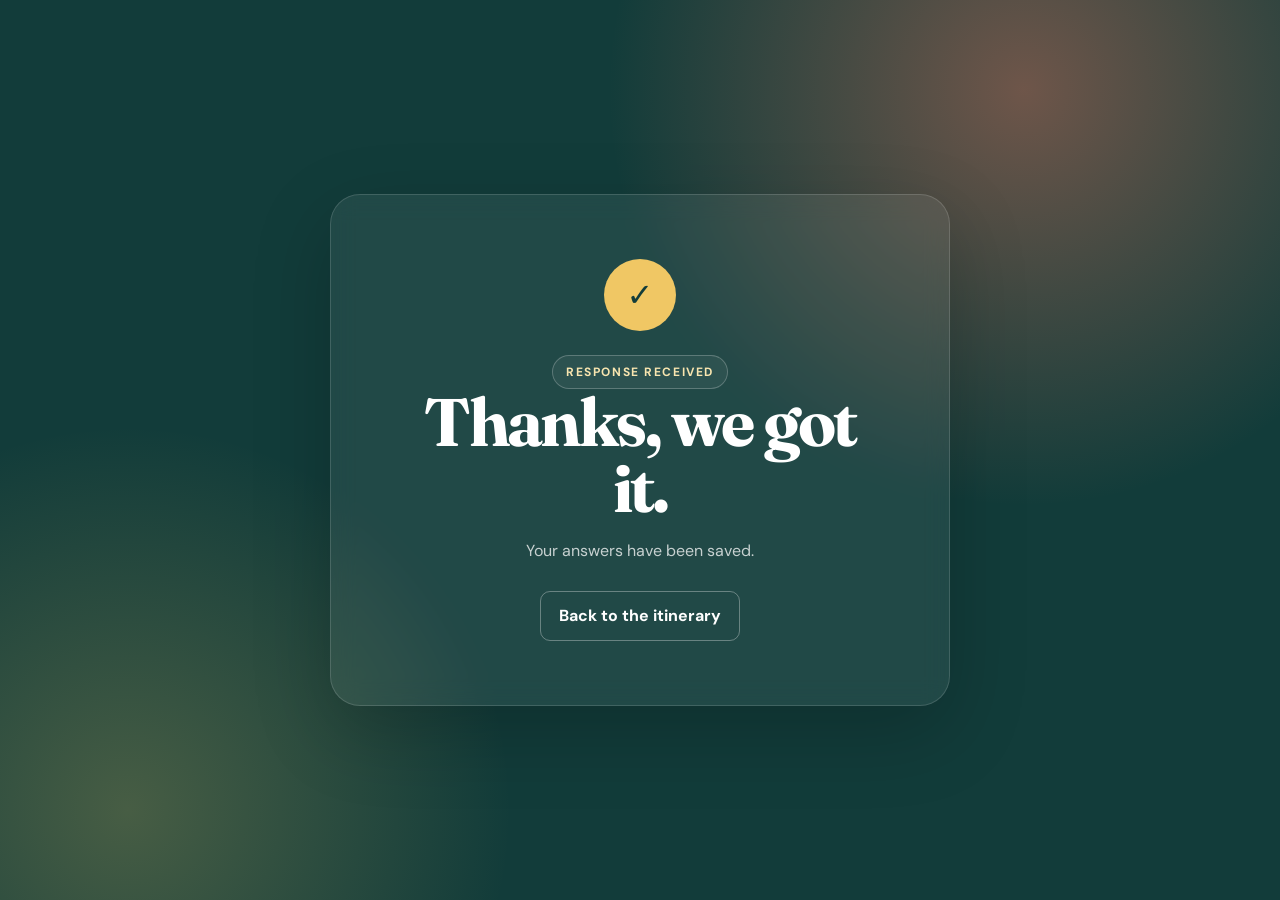
<file: taiwan-thanks.html>
<!doctype html>
<html lang="en">
  <head>
    <meta charset="UTF-8" />
    <meta name="viewport" content="width=device-width, initial-scale=1.0" />
    <meta name="theme-color" content="#123c3a" />
    <title>Itinerary response received | The Big 5-0 Trip</title>
    <link rel="preconnect" href="https://fonts.googleapis.com" />
    <link rel="preconnect" href="https://fonts.gstatic.com" crossorigin />
    <link
      href="https://fonts.googleapis.com/css2?family=DM+Sans:wght@400;500;600;700&family=Fraunces:opsz,wght@9..144,600;9..144,700&display=swap"
      rel="stylesheet"
    />
    <link rel="stylesheet" href="/styles.css?v=4" />
  </head>
  <body class="thanks-page">
    <main class="thanks-card">
      <div class="thanks-card__icon" aria-hidden="true">✓</div>
      <div class="eyebrow">Response received</div>
      <h1>Thanks, we got it.</h1>
      <p>Your answers have been saved.</p>
      <a class="thanks-link" href="/taiwan.html">Back to the itinerary</a>
    </main>
  </body>
</html>
</file>
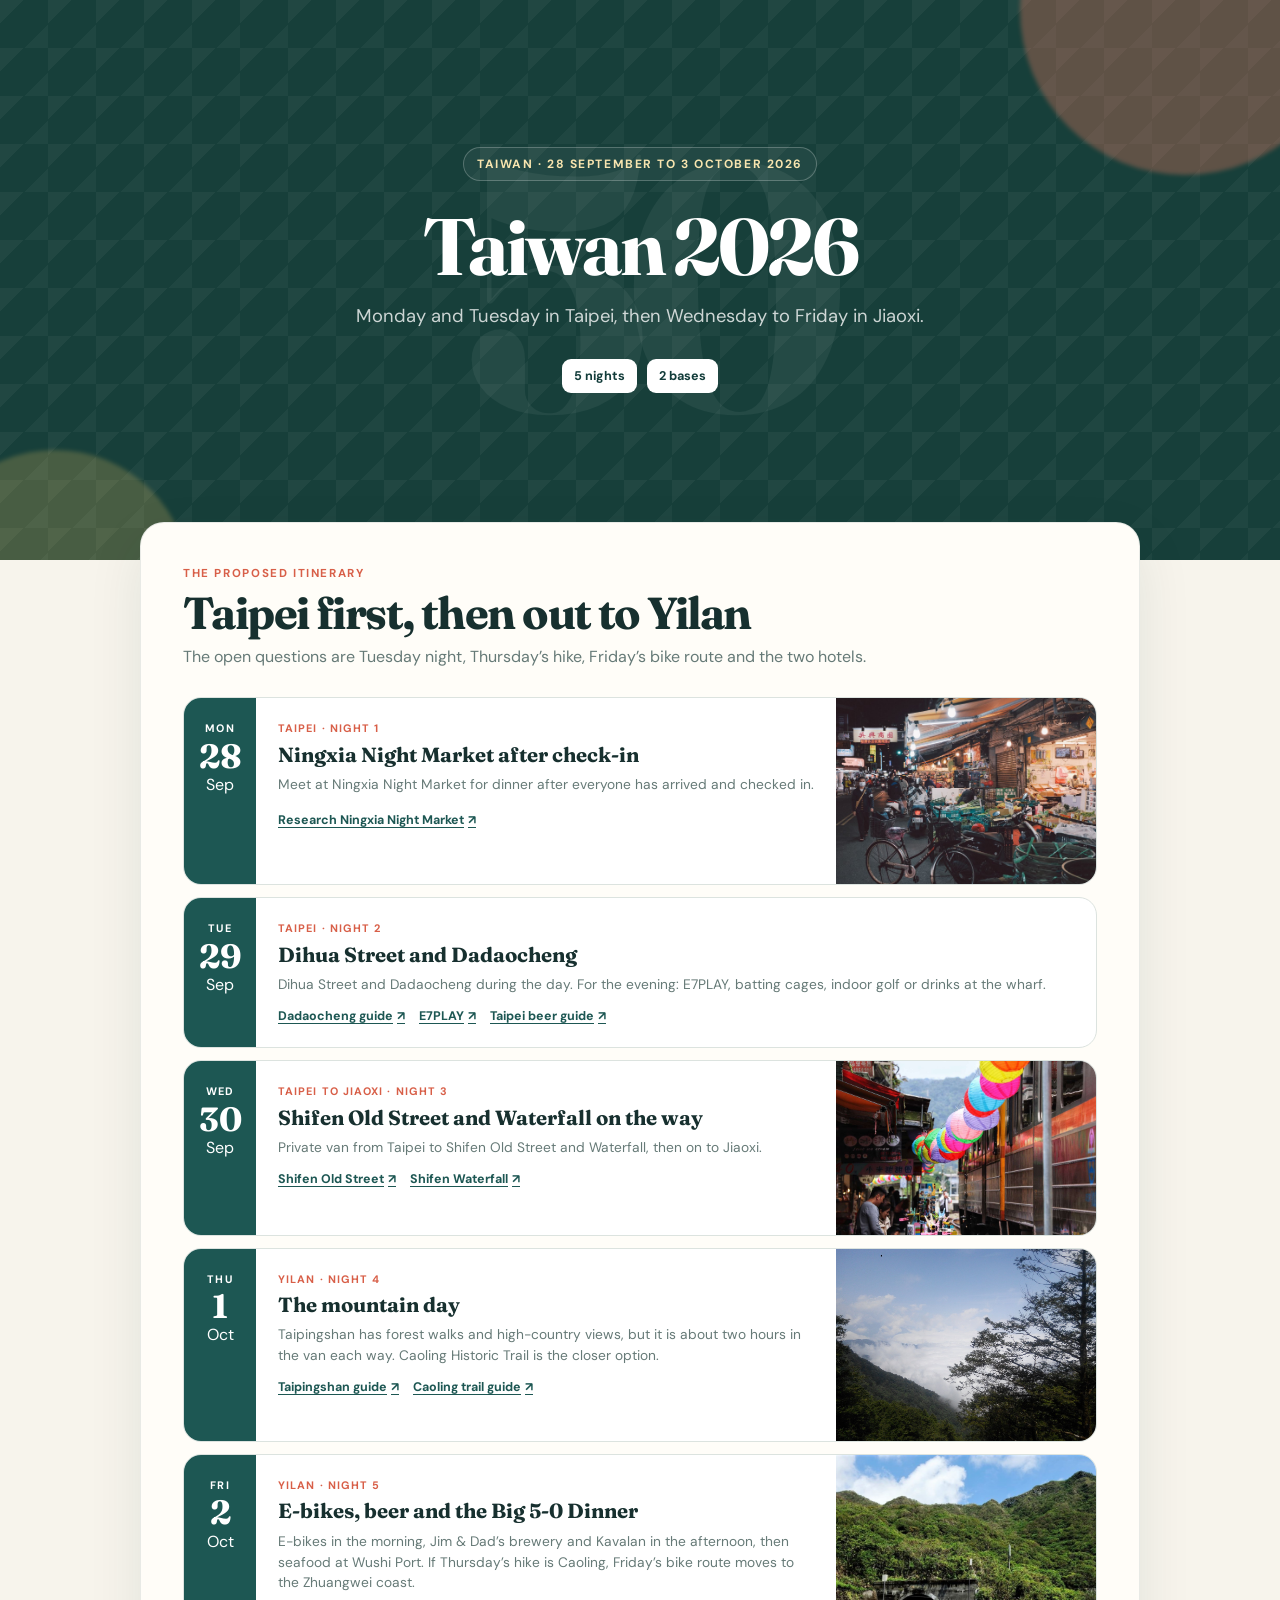
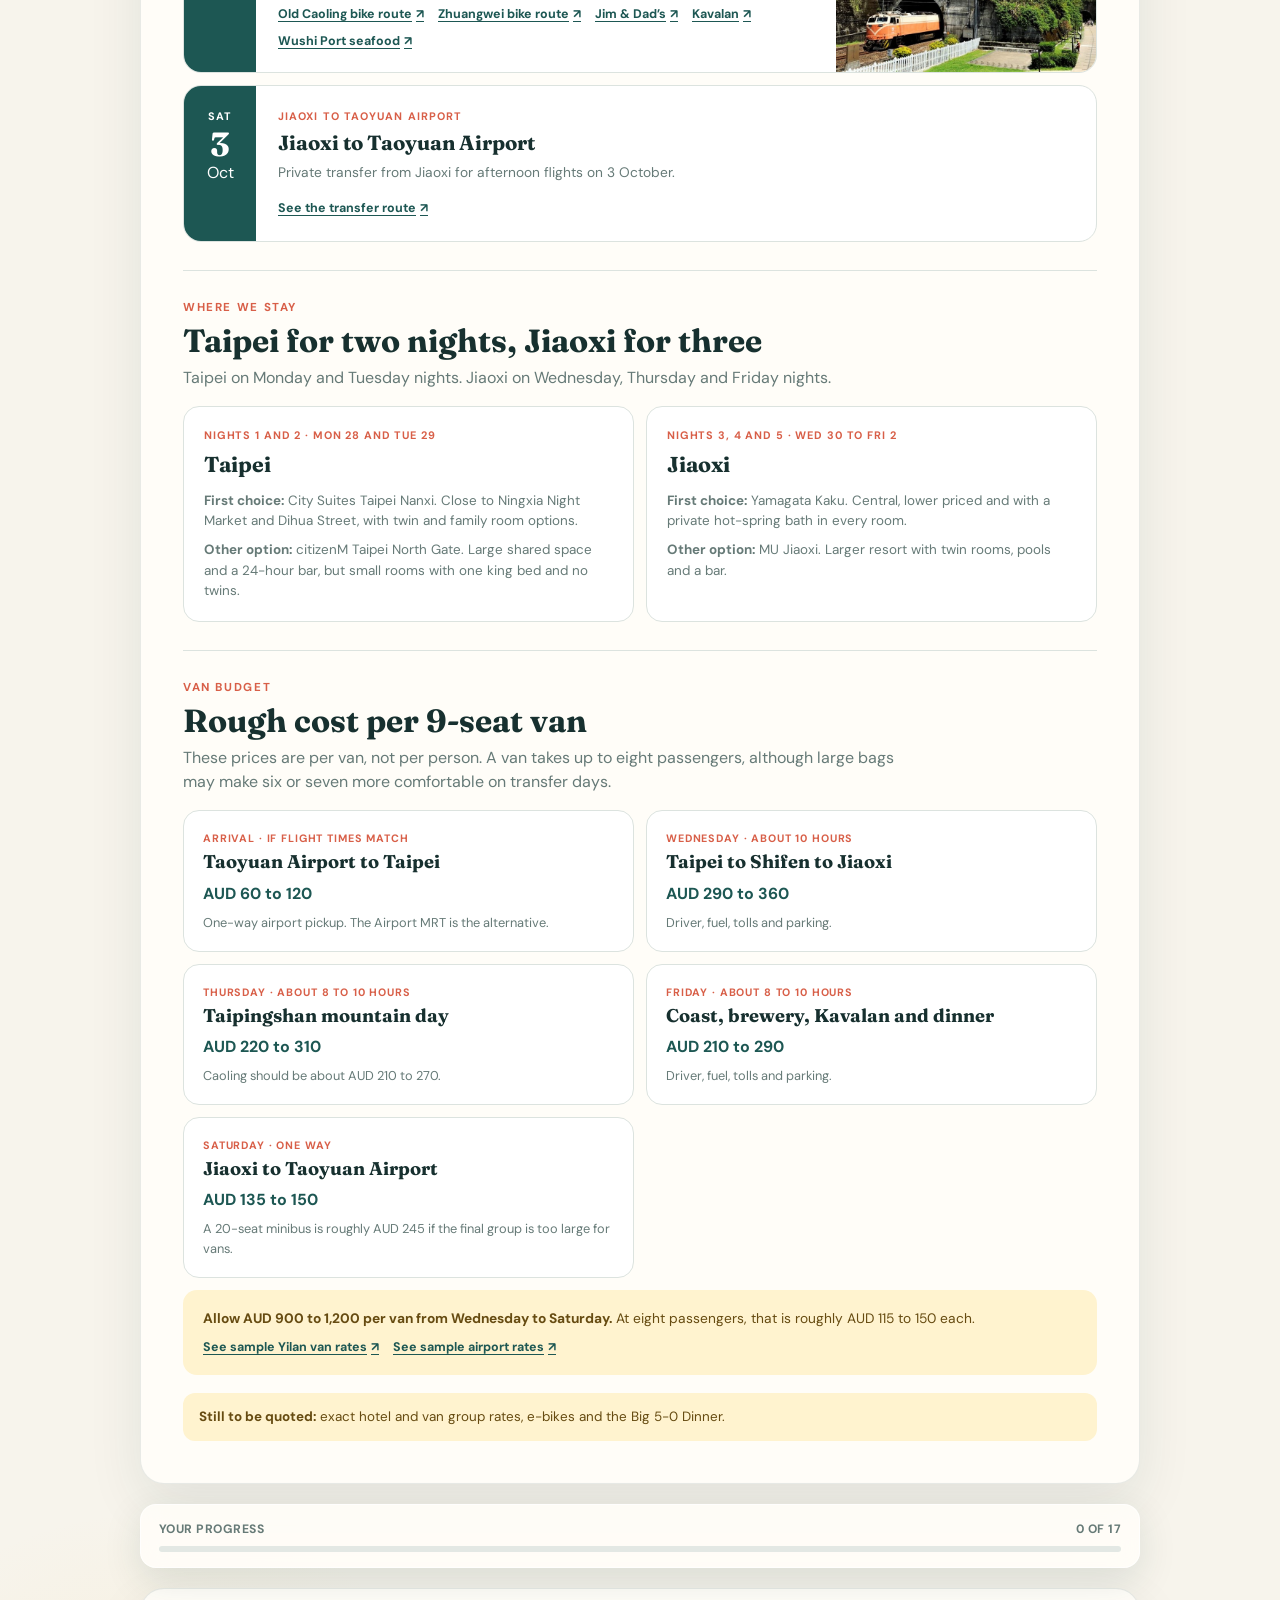
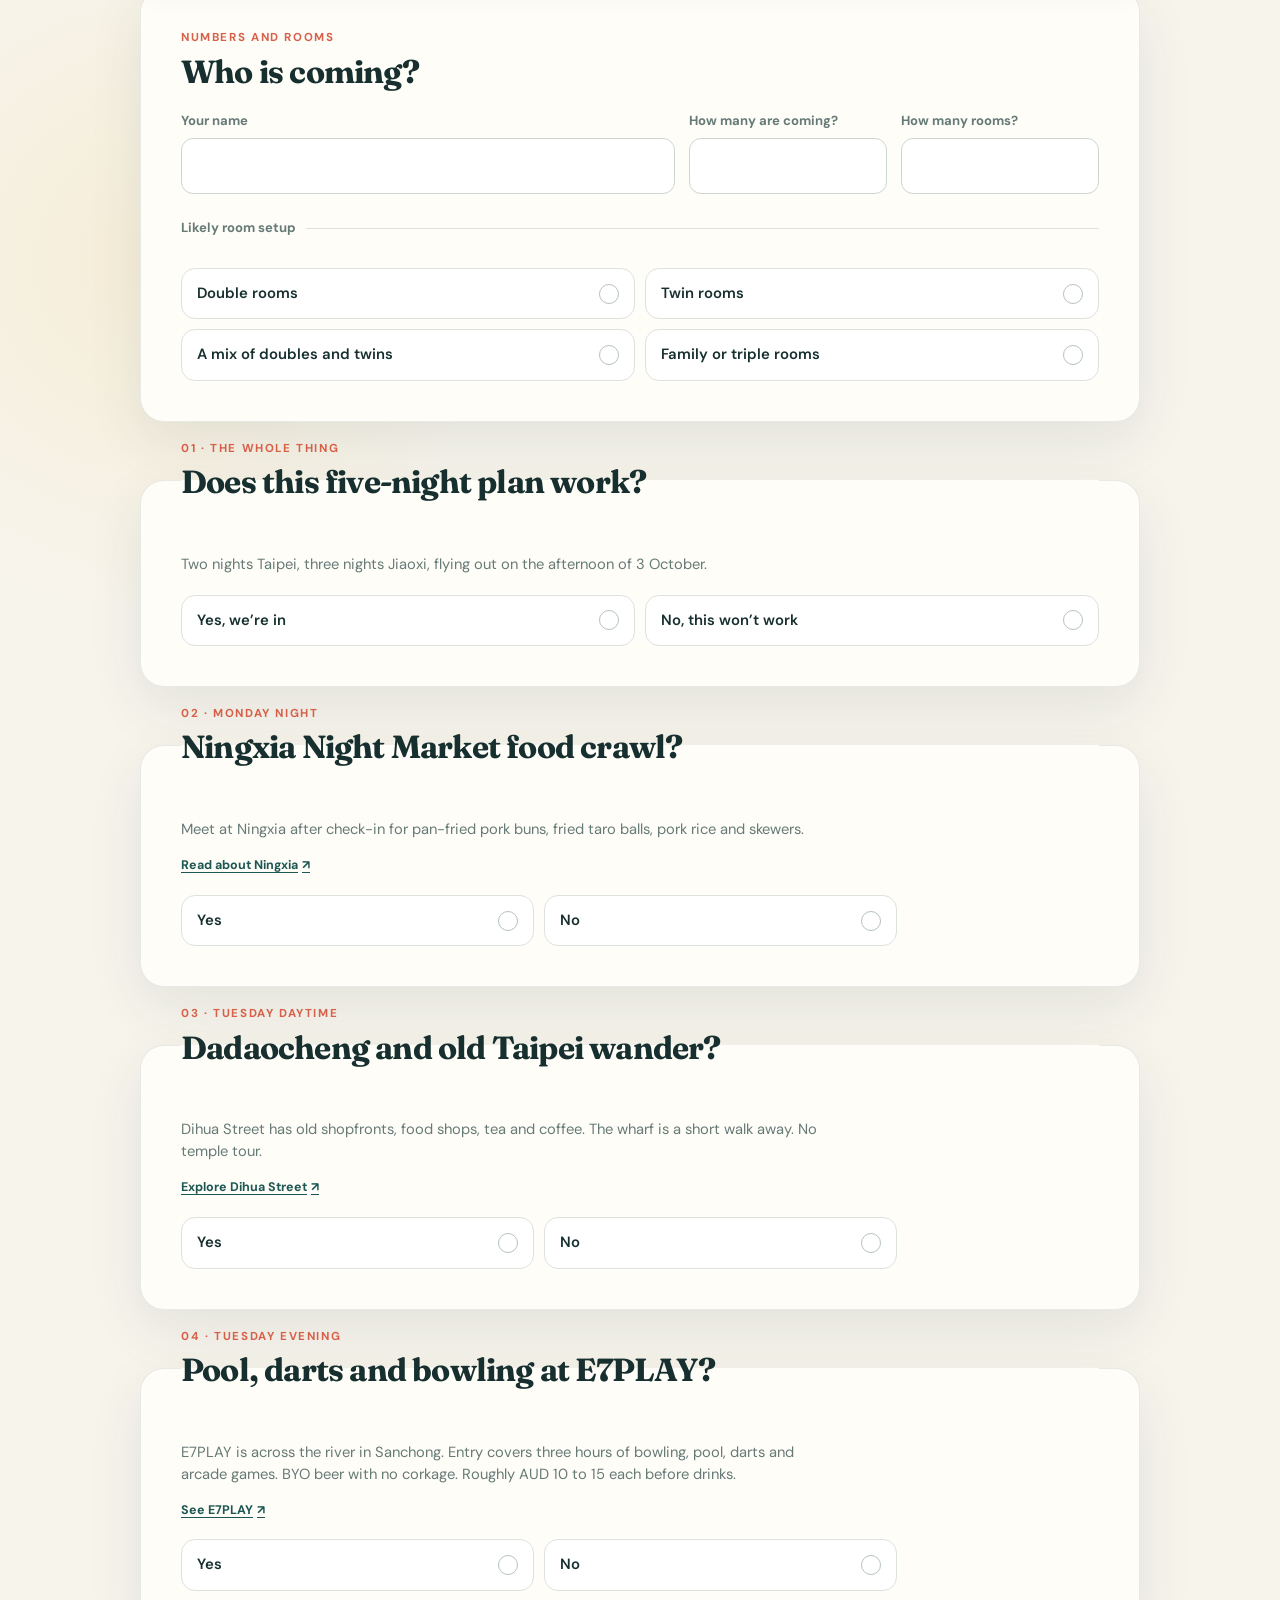
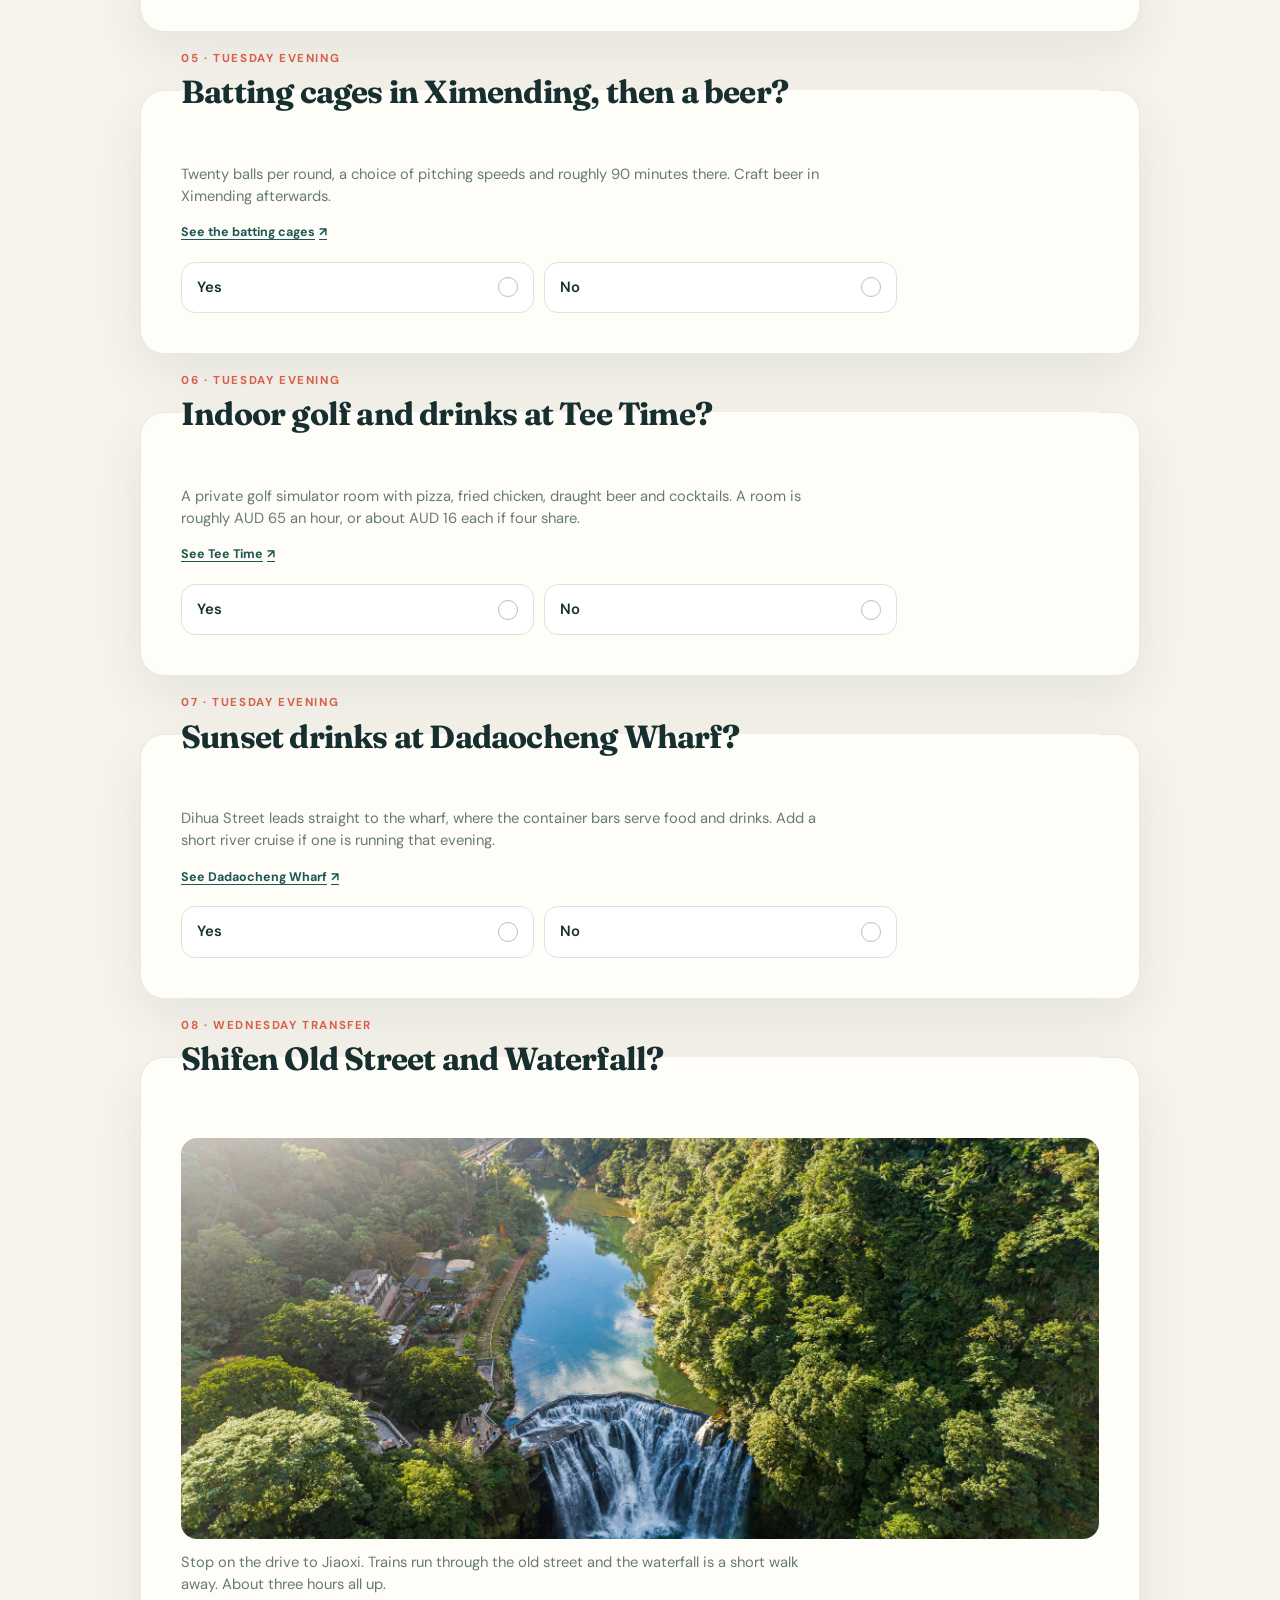
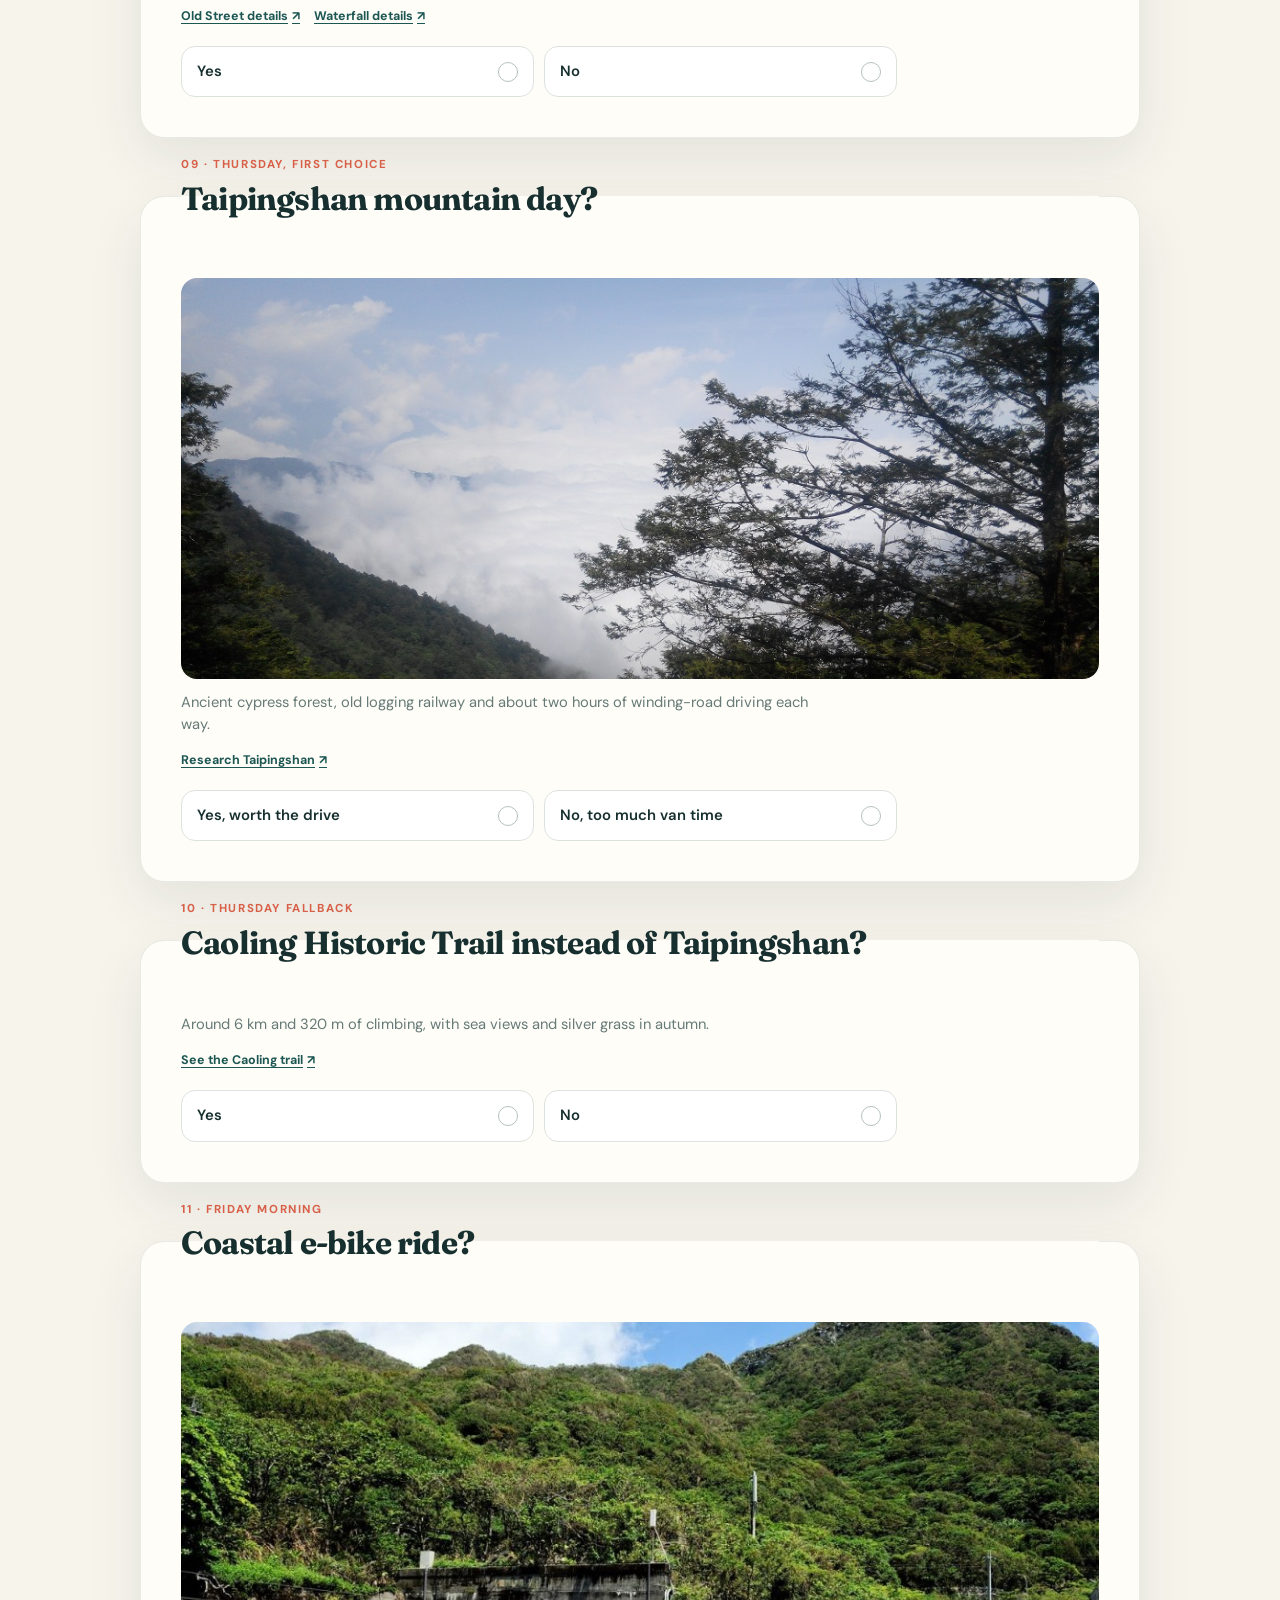
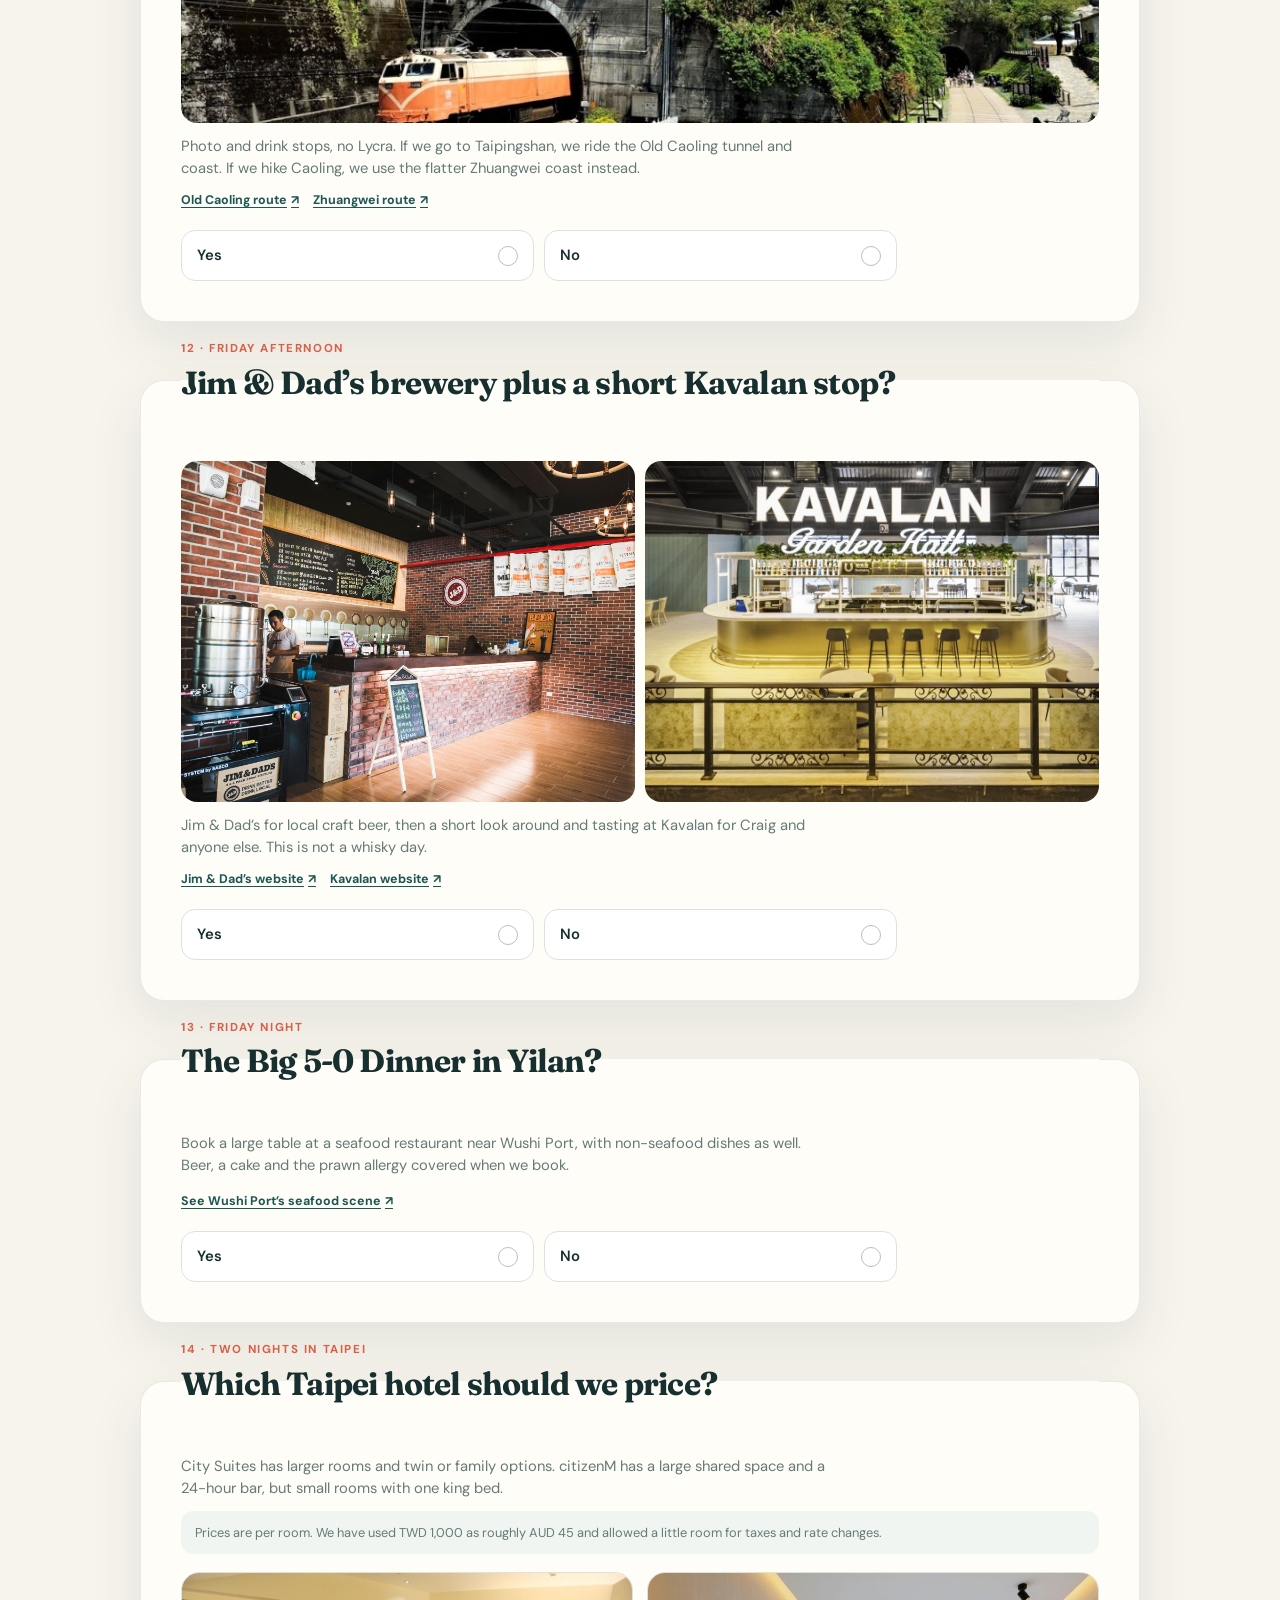
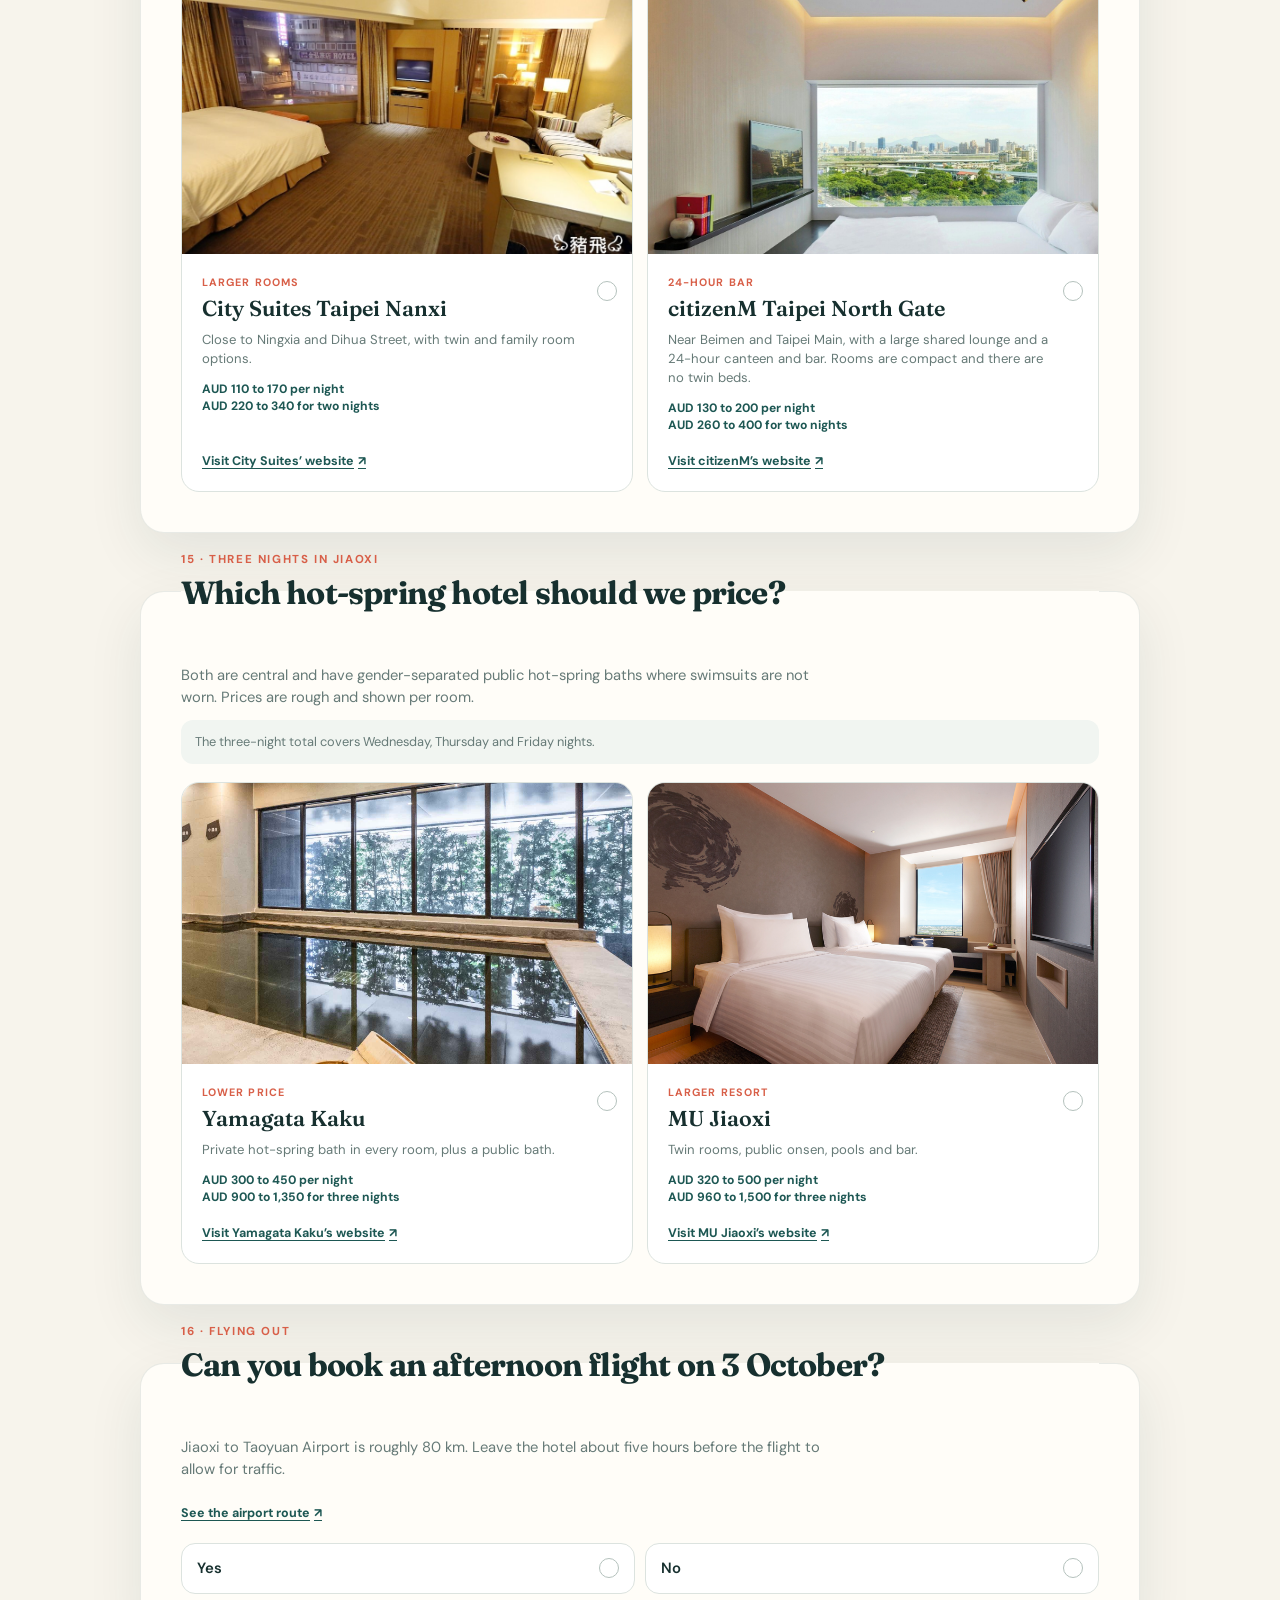
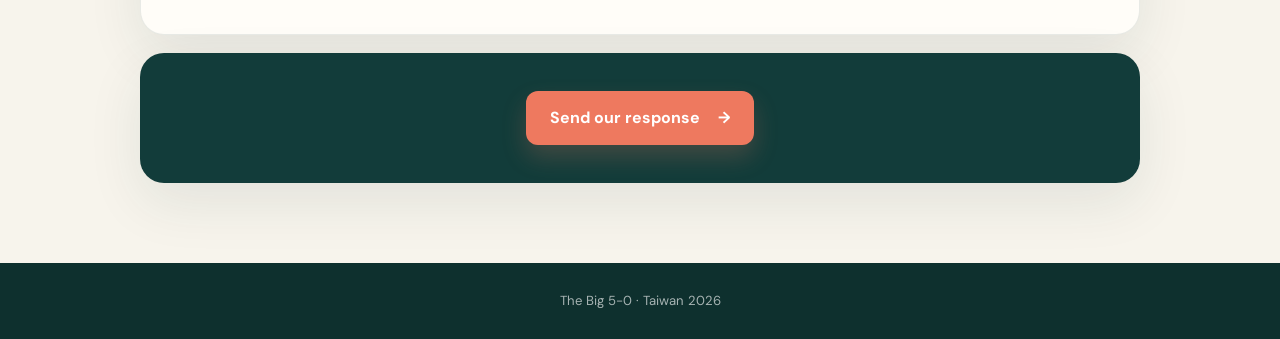
<file: taiwan.html>
<!doctype html>
<html lang="en">
  <head>
    <meta charset="UTF-8" />
    <meta name="viewport" content="width=device-width, initial-scale=1.0" />
    <meta
      name="description"
      content="The proposed five-night Taiwan 50th celebration itinerary, with one response needed from each household."
    />
    <meta name="theme-color" content="#123c3a" />
    <title>The Taiwan Plan | The Big 5-0 Trip</title>
    <link rel="preconnect" href="https://fonts.googleapis.com" />
    <link rel="preconnect" href="https://fonts.gstatic.com" crossorigin />
    <link
      href="https://fonts.googleapis.com/css2?family=DM+Sans:wght@400;500;600;700&family=Fraunces:opsz,wght@9..144,600;9..144,700&display=swap"
      rel="stylesheet"
    />
    <link rel="stylesheet" href="/styles.css?v=6" />
    <script src="/script.js?v=4" defer></script>
  </head>
  <body>
    <header class="hero hero--taiwan hero--itinerary">
      <div class="hero__glow hero__glow--one" aria-hidden="true"></div>
      <div class="hero__glow hero__glow--two" aria-hidden="true"></div>
      <div class="shell hero__content">
        <div class="eyebrow">Taiwan · 28 September to 3 October 2026</div>
        <p class="hero__number hero__number--letters" aria-hidden="true">50</p>
        <h1>Taiwan 2026</h1>
        <p class="hero__intro">
          Monday and Tuesday in Taipei, then Wednesday to Friday in Jiaoxi.
        </p>
        <div class="hero__meta" role="group" aria-label="Trip details">
          <span>5 nights</span>
          <span>2 bases</span>
        </div>
      </div>
    </header>

    <main class="shell main-content main-content--itinerary">
      <section class="plan-intro" aria-labelledby="plan-title">
        <div class="plan-intro__heading">
          <span class="question__number">The proposed itinerary</span>
          <h2 id="plan-title">Taipei first, then out to Yilan</h2>
          <p>
            The open questions are Tuesday night, Thursday’s hike, Friday’s bike route
            and the two hotels.
          </p>
        </div>

        <ol class="day-list">
          <li class="day-card">
            <div class="day-card__date"><span>Mon</span><strong>28</strong> Sep</div>
            <div class="day-card__body">
              <span class="day-card__place">Taipei · Night 1</span>
              <h3>Ningxia Night Market after check-in</h3>
              <p>
                Meet at Ningxia Night Market for dinner after everyone has arrived and
                checked in.
              </p>
              <a class="external-link" href="https://eng.taiwan.net.tw/m1.aspx?sNo=0002040" target="_blank" rel="noopener noreferrer">
                Research Ningxia Night Market <span aria-hidden="true">↗</span><span class="sr-only"> (opens in a new tab)</span>
              </a>
            </div>
            <figure class="day-card__photo">
              <img src="/assets/taiwan/taipei-night-market.jpg" alt="A busy Taipei night market" width="1200" height="858" />
            </figure>
          </li>

          <li class="day-card">
            <div class="day-card__date"><span>Tue</span><strong>29</strong> Sep</div>
            <div class="day-card__body">
              <span class="day-card__place">Taipei · Night 2</span>
              <h3>Dihua Street and Dadaocheng</h3>
              <p>
                Dihua Street and Dadaocheng during the day. For the evening: E7PLAY,
                batting cages, indoor golf or drinks at the wharf.
              </p>
              <div class="link-row">
                <a class="external-link" href="https://travel.taipei/en/attraction/details/1686" target="_blank" rel="noopener noreferrer">
                  Dadaocheng guide <span aria-hidden="true">↗</span><span class="sr-only"> (opens in a new tab)</span>
                </a>
                <a class="external-link" href="https://www.e7play.com.tw/" target="_blank" rel="noopener noreferrer">
                  E7PLAY <span aria-hidden="true">↗</span><span class="sr-only"> (opens in a new tab)</span>
                </a>
                <a class="external-link" href="https://www.travel.taipei/en/pictorial/article/67397" target="_blank" rel="noopener noreferrer">
                  Taipei beer guide <span aria-hidden="true">↗</span><span class="sr-only"> (opens in a new tab)</span>
                </a>
              </div>
            </div>
          </li>

          <li class="day-card day-card--photo">
            <div class="day-card__date"><span>Wed</span><strong>30</strong> Sep</div>
            <div class="day-card__body">
              <span class="day-card__place">Taipei to Jiaoxi · Night 3</span>
              <h3>Shifen Old Street and Waterfall on the way</h3>
              <p>
                Private van from Taipei to Shifen Old Street and Waterfall, then on to
                Jiaoxi.
              </p>
              <div class="link-row">
                <a class="external-link" href="https://newtaipei.travel/en/attractions/detail/111989" target="_blank" rel="noopener noreferrer">
                  Shifen Old Street <span aria-hidden="true">↗</span><span class="sr-only"> (opens in a new tab)</span>
                </a>
                <a class="external-link" href="https://newtaipei.travel/en/Attractions/Detail/111592" target="_blank" rel="noopener noreferrer">
                  Shifen Waterfall <span aria-hidden="true">↗</span><span class="sr-only"> (opens in a new tab)</span>
                </a>
              </div>
            </div>
            <figure class="day-card__photo">
              <img src="/assets/taiwan/itinerary/shifen-old-street.jpg" alt="A train passing the lantern-lined shops of Shifen Old Street" width="1568" height="1044" loading="lazy" />
            </figure>
          </li>

          <li class="day-card day-card--photo">
            <div class="day-card__date"><span>Thu</span><strong>1</strong> Oct</div>
            <div class="day-card__body">
              <span class="day-card__place">Yilan · Night 4</span>
              <h3>The mountain day</h3>
              <p>
                Taipingshan has forest walks and high-country views, but it is about two
                hours in the van each way. Caoling Historic Trail is the closer option.
              </p>
              <div class="link-row">
                <a class="external-link" href="https://recreation.forest.gov.tw/Forest/RA?typ=0&amp;typ_id=0100001" target="_blank" rel="noopener noreferrer">
                  Taipingshan guide <span aria-hidden="true">↗</span><span class="sr-only"> (opens in a new tab)</span>
                </a>
                <a class="external-link" href="https://danlantrail.necoast-nsa.gov.tw/Trails-Content.aspx?a=2900&amp;fromCnt=0&amp;l=2&amp;listid=3270" target="_blank" rel="noopener noreferrer">
                  Caoling trail guide <span aria-hidden="true">↗</span><span class="sr-only"> (opens in a new tab)</span>
                </a>
              </div>
            </div>
            <figure class="day-card__photo">
              <img src="/assets/taiwan/itinerary/taipingshan-forest.jpg" alt="Clouds rolling through forested mountains at Taipingshan" width="1000" height="741" loading="lazy" />
            </figure>
          </li>

          <li class="day-card day-card--photo">
            <div class="day-card__date"><span>Fri</span><strong>2</strong> Oct</div>
            <div class="day-card__body">
              <span class="day-card__place">Yilan · Night 5</span>
              <h3>E-bikes, beer and the Big 5-0 Dinner</h3>
              <p>
                E-bikes in the morning, Jim &amp; Dad’s brewery and Kavalan in the afternoon,
                then seafood at Wushi Port. If Thursday’s hike is Caoling, Friday’s bike
                route moves to the Zhuangwei coast.
              </p>
              <div class="link-row">
                <a class="external-link" href="https://eng.taiwan.net.tw/m1.aspx?id=A12-00201&amp;sNo=0000208" target="_blank" rel="noopener noreferrer">
                  Old Caoling bike route <span aria-hidden="true">↗</span><span class="sr-only"> (opens in a new tab)</span>
                </a>
                <a class="external-link" href="https://eng.taiwan.net.tw/m1.aspx?id=A12-00488&amp;sNo=0000208" target="_blank" rel="noopener noreferrer">
                  Zhuangwei bike route <span aria-hidden="true">↗</span><span class="sr-only"> (opens in a new tab)</span>
                </a>
                <a class="external-link" href="https://janddbrewing.com/" target="_blank" rel="noopener noreferrer">
                  Jim &amp; Dad’s <span aria-hidden="true">↗</span><span class="sr-only"> (opens in a new tab)</span>
                </a>
                <a class="external-link" href="https://www.kavalanwhisky.com/en/index.php" target="_blank" rel="noopener noreferrer">
                  Kavalan <span aria-hidden="true">↗</span><span class="sr-only"> (opens in a new tab)</span>
                </a>
                <a class="external-link" href="https://eng.taiwan.net.tw/m1.aspx?id=A12-00478&amp;sNo=0002106" target="_blank" rel="noopener noreferrer">
                  Wushi Port seafood <span aria-hidden="true">↗</span><span class="sr-only"> (opens in a new tab)</span>
                </a>
              </div>
            </div>
            <figure class="day-card__photo">
              <img src="/assets/taiwan/itinerary/old-caoling-bike.jpg" alt="The railway and bike tunnel entrances on the Old Caoling route" width="960" height="596" loading="lazy" />
            </figure>
          </li>

          <li class="day-card">
            <div class="day-card__date"><span>Sat</span><strong>3</strong> Oct</div>
            <div class="day-card__body">
              <span class="day-card__place">Jiaoxi to Taoyuan Airport</span>
              <h3>Jiaoxi to Taoyuan Airport</h3>
              <p>
                Private transfer from Jiaoxi for afternoon flights on 3 October.
              </p>
              <a class="external-link" href="https://www.google.com/maps/dir/Jiaoxi+Township,+Yilan+County/Taiwan+Taoyuan+International+Airport/" target="_blank" rel="noopener noreferrer">
                See the transfer route <span aria-hidden="true">↗</span><span class="sr-only"> (opens in a new tab)</span>
              </a>
            </div>
          </li>
        </ol>

        <section class="stay-plan" aria-labelledby="stay-plan-title">
          <div class="stay-plan__heading">
            <span class="question__number">Where we stay</span>
            <h3 id="stay-plan-title">Taipei for two nights, Jiaoxi for three</h3>
            <p>
              Taipei on Monday and Tuesday nights. Jiaoxi on Wednesday, Thursday and
              Friday nights.
            </p>
          </div>
          <div class="stay-plan__grid">
            <article class="stay-block">
              <span class="stay-block__nights">Nights 1 and 2 · Mon 28 and Tue 29</span>
              <h4>Taipei</h4>
              <p>
                <strong>First choice:</strong> City Suites Taipei Nanxi. Close to Ningxia
                Night Market and Dihua Street, with twin and family room options.
              </p>
              <p>
                <strong>Other option:</strong> citizenM Taipei North Gate. Large shared
                space and a 24-hour bar, but small rooms with one king bed and no twins.
              </p>
            </article>
            <article class="stay-block">
              <span class="stay-block__nights">Nights 3, 4 and 5 · Wed 30 to Fri 2</span>
              <h4>Jiaoxi</h4>
              <p>
                <strong>First choice:</strong> Yamagata Kaku. Central, lower priced and
                with a private hot-spring bath in every room.
              </p>
              <p>
                <strong>Other option:</strong> MU Jiaoxi. Larger resort with twin rooms,
                pools and a bar.
              </p>
            </article>
          </div>
        </section>

        <section class="transport-costs" aria-labelledby="transport-costs-title">
          <div class="transport-costs__heading">
            <span class="question__number">Van budget</span>
            <h3 id="transport-costs-title">Rough cost per 9-seat van</h3>
            <p>
              These prices are per van, not per person. A van takes up to eight passengers,
              although large bags may make six or seven more comfortable on transfer days.
            </p>
          </div>
          <div class="transport-costs__grid">
            <article class="transport-cost">
              <span class="transport-cost__day">Arrival · If flight times match</span>
              <h4>Taoyuan Airport to Taipei</h4>
              <strong class="transport-cost__price">AUD 60 to 120</strong>
              <p>One-way airport pickup. The Airport MRT is the alternative.</p>
            </article>
            <article class="transport-cost">
              <span class="transport-cost__day">Wednesday · About 10 hours</span>
              <h4>Taipei to Shifen to Jiaoxi</h4>
              <strong class="transport-cost__price">AUD 290 to 360</strong>
              <p>Driver, fuel, tolls and parking.</p>
            </article>
            <article class="transport-cost">
              <span class="transport-cost__day">Thursday · About 8 to 10 hours</span>
              <h4>Taipingshan mountain day</h4>
              <strong class="transport-cost__price">AUD 220 to 310</strong>
              <p>Caoling should be about AUD 210 to 270.</p>
            </article>
            <article class="transport-cost">
              <span class="transport-cost__day">Friday · About 8 to 10 hours</span>
              <h4>Coast, brewery, Kavalan and dinner</h4>
              <strong class="transport-cost__price">AUD 210 to 290</strong>
              <p>Driver, fuel, tolls and parking.</p>
            </article>
            <article class="transport-cost">
              <span class="transport-cost__day">Saturday · One way</span>
              <h4>Jiaoxi to Taoyuan Airport</h4>
              <strong class="transport-cost__price">AUD 135 to 150</strong>
              <p>A 20-seat minibus is roughly AUD 245 if the final group is too large for vans.</p>
            </article>
          </div>
          <div class="transport-total">
            <p>
              <strong>Allow AUD 900 to 1,200 per van from Wednesday to Saturday.</strong>
              At eight passengers, that is roughly AUD 115 to 150 each.
            </p>
            <div class="link-row">
              <a class="external-link" href="https://www.ss687.com.tw/en/ilan-price.html" target="_blank" rel="noopener noreferrer">
                See sample Yilan van rates <span aria-hidden="true">↗</span><span class="sr-only"> (opens in a new tab)</span>
              </a>
              <a class="external-link" href="https://www.ss687.com.tw/en/airport.html" target="_blank" rel="noopener noreferrer">
                See sample airport rates <span aria-hidden="true">↗</span><span class="sr-only"> (opens in a new tab)</span>
              </a>
            </div>
          </div>
        </section>

        <p class="booking-note">
          <strong>Still to be quoted:</strong> exact hotel and van group rates, e-bikes and the Big 5-0 Dinner.
        </p>
      </section>

      <div class="progress-wrap" aria-hidden="true">
        <div class="progress-copy">
          <span>Your progress</span>
          <span id="progress-label">0 of 17</span>
        </div>
        <div class="progress-track">
          <div class="progress-bar" id="progress-bar"></div>
        </div>
      </div>

      <form
        class="poll-form"
        id="trip-poll"
        name="taiwan-itinerary"
        method="POST"
        action="/taiwan-thanks.html"
        data-netlify="true"
        netlify-honeypot="bot-field"
      >
        <input type="hidden" name="form-name" value="taiwan-itinerary" />
        <p class="sr-only">
          <label>Do not fill this out if you are human: <input name="bot-field" type="text" /></label>
        </p>

        <section class="question question--identity" data-question data-household>
          <div class="question__heading">
            <span class="question__number">Numbers and rooms</span>
            <h2>Who is coming?</h2>
          </div>

          <div class="field-grid field-grid--three">
            <div class="field-group field-group--wide">
              <label class="text-label" for="name">Your name</label>
              <input class="text-input" id="name" name="name" type="text" autocomplete="name" required />
            </div>
            <div class="field-group">
              <label class="text-label" for="party-size">How many are coming?</label>
              <input class="text-input number-input" id="party-size" name="party-size" type="number" inputmode="numeric" min="1" max="12" required />
            </div>
            <div class="field-group">
              <label class="text-label" for="rooms-needed">How many rooms?</label>
              <input class="text-input number-input" id="rooms-needed" name="rooms-needed" type="number" inputmode="numeric" min="1" max="6" required />
            </div>
          </div>

          <fieldset class="nested-fieldset">
            <legend class="text-label">Likely room setup</legend>
            <div class="choices choices--two">
              <label class="choice">
                <input type="radio" name="room-setup" value="Double rooms" required />
                <span class="choice__body"><span class="choice__title">Double rooms</span></span>
              </label>
              <label class="choice">
                <input type="radio" name="room-setup" value="Twin rooms" />
                <span class="choice__body"><span class="choice__title">Twin rooms</span></span>
              </label>
              <label class="choice">
                <input type="radio" name="room-setup" value="Mix of doubles and twins" />
                <span class="choice__body"><span class="choice__title">A mix of doubles and twins</span></span>
              </label>
              <label class="choice">
                <input type="radio" name="room-setup" value="Family or triple rooms" />
                <span class="choice__body"><span class="choice__title">Family or triple rooms</span></span>
              </label>
            </div>
          </fieldset>
        </section>

        <fieldset class="question" data-question>
          <legend>
            <span class="question__number">01 · The whole thing</span>
            <span class="question__title">Does this five-night plan work?</span>
          </legend>
          <p class="question__description">Two nights Taipei, three nights Jiaoxi, flying out on the afternoon of 3 October.</p>
          <div class="choices choices--binary choices--compact">
            <label class="choice">
              <input type="radio" name="overall-plan" value="Yes" required />
              <span class="choice__body"><span class="choice__title">Yes, we’re in</span></span>
            </label>
            <label class="choice">
              <input type="radio" name="overall-plan" value="No" />
              <span class="choice__body"><span class="choice__title">No, this won’t work</span></span>
            </label>
          </div>
        </fieldset>

        <fieldset class="question activity-question" data-question data-participation>
          <legend>
            <span class="question__number">02 · Monday night</span>
            <span class="question__title">Ningxia Night Market food crawl?</span>
          </legend>
          <p class="question__description">
            Meet at Ningxia after check-in for pan-fried pork buns, fried taro balls,
            pork rice and skewers.
          </p>
          <a class="external-link external-link--question" href="https://eng.taiwan.net.tw/m1.aspx?sNo=0002040" target="_blank" rel="noopener noreferrer">
            Read about Ningxia <span aria-hidden="true">↗</span><span class="sr-only"> (opens in a new tab)</span>
          </a>
          <div class="participation-row">
            <div class="choices choices--binary choices--compact">
              <label class="choice">
                <input type="radio" name="ningxia" value="Yes" required />
                <span class="choice__body"><span class="choice__title">Yes</span></span>
              </label>
              <label class="choice">
                <input type="radio" name="ningxia" value="No" />
                <span class="choice__body"><span class="choice__title">No</span></span>
              </label>
            </div>
            <label class="participant-field" data-participant-wrap hidden>
              <span>How many of you?</span>
              <input class="text-input number-input" name="ningxia-participants" type="number" inputmode="numeric" min="1" max="12" data-participant-count disabled />
            </label>
          </div>
        </fieldset>

        <fieldset class="question activity-question" data-question data-participation>
          <legend>
            <span class="question__number">03 · Tuesday daytime</span>
            <span class="question__title">Dadaocheng and old Taipei wander?</span>
          </legend>
          <p class="question__description">
            Dihua Street has old shopfronts, food shops, tea and coffee. The wharf is a
            short walk away. No temple tour.
          </p>
          <a class="external-link external-link--question" href="https://travel.taipei/en/attraction/details/1686" target="_blank" rel="noopener noreferrer">
            Explore Dihua Street <span aria-hidden="true">↗</span><span class="sr-only"> (opens in a new tab)</span>
          </a>
          <div class="participation-row">
            <div class="choices choices--binary choices--compact">
              <label class="choice">
                <input type="radio" name="dadaocheng" value="Yes" required />
                <span class="choice__body"><span class="choice__title">Yes</span></span>
              </label>
              <label class="choice">
                <input type="radio" name="dadaocheng" value="No" />
                <span class="choice__body"><span class="choice__title">No</span></span>
              </label>
            </div>
            <label class="participant-field" data-participant-wrap hidden>
              <span>How many of you?</span>
              <input class="text-input number-input" name="dadaocheng-participants" type="number" inputmode="numeric" min="1" max="12" data-participant-count disabled />
            </label>
          </div>
        </fieldset>

        <fieldset class="question activity-question" data-question data-participation>
          <legend>
            <span class="question__number">04 · Tuesday evening</span>
            <span class="question__title">Pool, darts and bowling at E7PLAY?</span>
          </legend>
          <p class="question__description">
            E7PLAY is across the river in Sanchong. Entry covers three hours of bowling,
            pool, darts and arcade games. BYO beer with no corkage. Roughly AUD 10 to 15
            each before drinks.
          </p>
          <a class="external-link external-link--question" href="https://www.e7play.com.tw/" target="_blank" rel="noopener noreferrer">
            See E7PLAY <span aria-hidden="true">↗</span><span class="sr-only"> (opens in a new tab)</span>
          </a>
          <div class="participation-row">
            <div class="choices choices--binary choices--compact">
              <label class="choice">
                <input type="radio" name="e7play-games" value="Yes" required />
                <span class="choice__body"><span class="choice__title">Yes</span></span>
              </label>
              <label class="choice">
                <input type="radio" name="e7play-games" value="No" />
                <span class="choice__body"><span class="choice__title">No</span></span>
              </label>
            </div>
            <label class="participant-field" data-participant-wrap hidden>
              <span>How many of you?</span>
              <input class="text-input number-input" name="e7play-games-participants" type="number" inputmode="numeric" min="1" max="12" data-participant-count disabled />
            </label>
          </div>
        </fieldset>

        <fieldset class="question activity-question" data-question data-participation>
          <legend>
            <span class="question__number">05 · Tuesday evening</span>
            <span class="question__title">Batting cages in Ximending, then a beer?</span>
          </legend>
          <p class="question__description">
            Twenty balls per round, a choice of pitching speeds and roughly 90 minutes
            there. Craft beer in Ximending afterwards.
          </p>
          <a class="external-link external-link--question" href="https://www.travel.taipei/en/pictorial/article/64875" target="_blank" rel="noopener noreferrer">
            See the batting cages <span aria-hidden="true">↗</span><span class="sr-only"> (opens in a new tab)</span>
          </a>
          <div class="participation-row">
            <div class="choices choices--binary choices--compact">
              <label class="choice">
                <input type="radio" name="ximending-batting-cages" value="Yes" required />
                <span class="choice__body"><span class="choice__title">Yes</span></span>
              </label>
              <label class="choice">
                <input type="radio" name="ximending-batting-cages" value="No" />
                <span class="choice__body"><span class="choice__title">No</span></span>
              </label>
            </div>
            <label class="participant-field" data-participant-wrap hidden>
              <span>How many of you?</span>
              <input class="text-input number-input" name="ximending-batting-cages-participants" type="number" inputmode="numeric" min="1" max="12" data-participant-count disabled />
            </label>
          </div>
        </fieldset>

        <fieldset class="question activity-question" data-question data-participation>
          <legend>
            <span class="question__number">06 · Tuesday evening</span>
            <span class="question__title">Indoor golf and drinks at Tee Time?</span>
          </legend>
          <p class="question__description">
            A private golf simulator room with pizza, fried chicken, draught beer and
            cocktails. A room is roughly AUD 65 an hour, or about AUD 16 each if four share.
          </p>
          <a class="external-link external-link--question" href="https://www.teetime-asia.com/" target="_blank" rel="noopener noreferrer">
            See Tee Time <span aria-hidden="true">↗</span><span class="sr-only"> (opens in a new tab)</span>
          </a>
          <div class="participation-row">
            <div class="choices choices--binary choices--compact">
              <label class="choice">
                <input type="radio" name="tee-time-golf" value="Yes" required />
                <span class="choice__body"><span class="choice__title">Yes</span></span>
              </label>
              <label class="choice">
                <input type="radio" name="tee-time-golf" value="No" />
                <span class="choice__body"><span class="choice__title">No</span></span>
              </label>
            </div>
            <label class="participant-field" data-participant-wrap hidden>
              <span>How many of you?</span>
              <input class="text-input number-input" name="tee-time-golf-participants" type="number" inputmode="numeric" min="1" max="12" data-participant-count disabled />
            </label>
          </div>
        </fieldset>

        <fieldset class="question activity-question" data-question data-participation>
          <legend>
            <span class="question__number">07 · Tuesday evening</span>
            <span class="question__title">Sunset drinks at Dadaocheng Wharf?</span>
          </legend>
          <p class="question__description">
            Dihua Street leads straight to the wharf, where the container bars serve food
            and drinks. Add a short river cruise if one is running that evening.
          </p>
          <a class="external-link external-link--question" href="https://www.travel.taipei/en/attraction/details/426" target="_blank" rel="noopener noreferrer">
            See Dadaocheng Wharf <span aria-hidden="true">↗</span><span class="sr-only"> (opens in a new tab)</span>
          </a>
          <div class="participation-row">
            <div class="choices choices--binary choices--compact">
              <label class="choice">
                <input type="radio" name="dadaocheng-wharf" value="Yes" required />
                <span class="choice__body"><span class="choice__title">Yes</span></span>
              </label>
              <label class="choice">
                <input type="radio" name="dadaocheng-wharf" value="No" />
                <span class="choice__body"><span class="choice__title">No</span></span>
              </label>
            </div>
            <label class="participant-field" data-participant-wrap hidden>
              <span>How many of you?</span>
              <input class="text-input number-input" name="dadaocheng-wharf-participants" type="number" inputmode="numeric" min="1" max="12" data-participant-count disabled />
            </label>
          </div>
        </fieldset>

        <fieldset class="question activity-question activity-question--with-photo" data-question data-participation>
          <legend>
            <span class="question__number">08 · Wednesday transfer</span>
            <span class="question__title">Shifen Old Street and Waterfall?</span>
          </legend>
          <figure class="question-photo">
            <img src="/assets/taiwan/itinerary/shifen-waterfall.jpg" alt="Shifen Waterfall surrounded by green forest" width="1920" height="1079" loading="lazy" />
          </figure>
          <p class="question__description">
            Stop on the drive to Jiaoxi. Trains run through the old street and the
            waterfall is a short walk away. About three hours all up.
          </p>
          <div class="link-row link-row--question">
            <a class="external-link" href="https://newtaipei.travel/en/attractions/detail/111989" target="_blank" rel="noopener noreferrer">
              Old Street details <span aria-hidden="true">↗</span><span class="sr-only"> (opens in a new tab)</span>
            </a>
            <a class="external-link" href="https://newtaipei.travel/en/Attractions/Detail/111592" target="_blank" rel="noopener noreferrer">
              Waterfall details <span aria-hidden="true">↗</span><span class="sr-only"> (opens in a new tab)</span>
            </a>
          </div>
          <div class="participation-row">
            <div class="choices choices--binary choices--compact">
              <label class="choice">
                <input type="radio" name="shifen" value="Yes" required />
                <span class="choice__body"><span class="choice__title">Yes</span></span>
              </label>
              <label class="choice">
                <input type="radio" name="shifen" value="No" />
                <span class="choice__body"><span class="choice__title">No</span></span>
              </label>
            </div>
            <label class="participant-field" data-participant-wrap hidden>
              <span>How many of you?</span>
              <input class="text-input number-input" name="shifen-participants" type="number" inputmode="numeric" min="1" max="12" data-participant-count disabled />
            </label>
          </div>
        </fieldset>

        <fieldset class="question activity-question activity-question--with-photo" data-question data-participation>
          <legend>
            <span class="question__number">09 · Thursday, first choice</span>
            <span class="question__title">Taipingshan mountain day?</span>
          </legend>
          <figure class="question-photo">
            <img src="/assets/taiwan/itinerary/taipingshan-forest.jpg" alt="Misty forested mountains at Taipingshan" width="1000" height="741" loading="lazy" />
          </figure>
          <p class="question__description">
            Ancient cypress forest, old logging railway and about two hours of
            winding-road driving each way.
          </p>
          <a class="external-link external-link--question" href="https://recreation.forest.gov.tw/Forest/RA?typ=0&amp;typ_id=0100001" target="_blank" rel="noopener noreferrer">
            Research Taipingshan <span aria-hidden="true">↗</span><span class="sr-only"> (opens in a new tab)</span>
          </a>
          <div class="participation-row">
            <div class="choices choices--binary choices--compact">
              <label class="choice">
                <input type="radio" name="taipingshan" value="Yes" required />
                <span class="choice__body"><span class="choice__title">Yes, worth the drive</span></span>
              </label>
              <label class="choice">
                <input type="radio" name="taipingshan" value="No" />
                <span class="choice__body"><span class="choice__title">No, too much van time</span></span>
              </label>
            </div>
            <label class="participant-field" data-participant-wrap hidden>
              <span>How many of you?</span>
              <input class="text-input number-input" name="taipingshan-participants" type="number" inputmode="numeric" min="1" max="12" data-participant-count disabled />
            </label>
          </div>
        </fieldset>

        <fieldset class="question activity-question" data-question data-participation>
          <legend>
            <span class="question__number">10 · Thursday fallback</span>
            <span class="question__title">Caoling Historic Trail instead of Taipingshan?</span>
          </legend>
          <p class="question__description">
            Around 6 km and 320 m of climbing, with sea views and silver grass in autumn.
          </p>
          <a class="external-link external-link--question" href="https://danlantrail.necoast-nsa.gov.tw/Trails-Content.aspx?a=2900&amp;fromCnt=0&amp;l=2&amp;listid=3270" target="_blank" rel="noopener noreferrer">
            See the Caoling trail <span aria-hidden="true">↗</span><span class="sr-only"> (opens in a new tab)</span>
          </a>
          <div class="participation-row">
            <div class="choices choices--binary choices--compact">
              <label class="choice">
                <input type="radio" name="caoling-fallback" value="Yes" required />
                <span class="choice__body"><span class="choice__title">Yes</span></span>
              </label>
              <label class="choice">
                <input type="radio" name="caoling-fallback" value="No" />
                <span class="choice__body"><span class="choice__title">No</span></span>
              </label>
            </div>
            <label class="participant-field" data-participant-wrap hidden>
              <span>How many of you?</span>
              <input class="text-input number-input" name="caoling-fallback-participants" type="number" inputmode="numeric" min="1" max="12" data-participant-count disabled />
            </label>
          </div>
        </fieldset>

        <fieldset class="question activity-question activity-question--with-photo" data-question data-participation>
          <legend>
            <span class="question__number">11 · Friday morning</span>
            <span class="question__title">Coastal e-bike ride?</span>
          </legend>
          <figure class="question-photo">
            <img src="/assets/taiwan/itinerary/old-caoling-bike.jpg" alt="The old railway bike tunnel beside the active railway at Fulong" width="960" height="596" loading="lazy" />
          </figure>
          <p class="question__description">
            Photo and drink stops, no Lycra. If we go to Taipingshan, we ride the Old
            Caoling tunnel and coast. If we hike Caoling, we use the flatter Zhuangwei
            coast instead.
          </p>
          <div class="link-row link-row--question">
            <a class="external-link" href="https://eng.taiwan.net.tw/m1.aspx?id=A12-00201&amp;sNo=0000208" target="_blank" rel="noopener noreferrer">
              Old Caoling route <span aria-hidden="true">↗</span><span class="sr-only"> (opens in a new tab)</span>
            </a>
            <a class="external-link" href="https://eng.taiwan.net.tw/m1.aspx?id=A12-00488&amp;sNo=0000208" target="_blank" rel="noopener noreferrer">
              Zhuangwei route <span aria-hidden="true">↗</span><span class="sr-only"> (opens in a new tab)</span>
            </a>
          </div>
          <div class="participation-row">
            <div class="choices choices--binary choices--compact">
              <label class="choice">
                <input type="radio" name="coastal-ebikes" value="Yes" required />
                <span class="choice__body"><span class="choice__title">Yes</span></span>
              </label>
              <label class="choice">
                <input type="radio" name="coastal-ebikes" value="No" />
                <span class="choice__body"><span class="choice__title">No</span></span>
              </label>
            </div>
            <label class="participant-field" data-participant-wrap hidden>
              <span>How many of you?</span>
              <input class="text-input number-input" name="coastal-ebikes-participants" type="number" inputmode="numeric" min="1" max="12" data-participant-count disabled />
            </label>
          </div>
        </fieldset>

        <fieldset class="question activity-question activity-question--with-photo" data-question data-participation>
          <legend>
            <span class="question__number">12 · Friday afternoon</span>
            <span class="question__title">Jim &amp; Dad’s brewery plus a short Kavalan stop?</span>
          </legend>
          <div class="question-photo-grid">
            <figure class="question-photo">
              <img src="/assets/taiwan/itinerary/jim-and-dads.jpg" alt="The taproom at Jim and Dad's brewery" width="1920" height="1279" loading="lazy" />
            </figure>
            <figure class="question-photo">
              <img src="/assets/taiwan/itinerary/kavalan.jpg" alt="The tasting bar inside Kavalan Distillery" width="1600" height="766" loading="lazy" />
            </figure>
          </div>
          <p class="question__description">
            Jim &amp; Dad’s for local craft beer, then a short look around and tasting at
            Kavalan for Craig and anyone else. This is not a whisky day.
          </p>
          <div class="link-row link-row--question">
            <a class="external-link" href="https://janddbrewing.com/" target="_blank" rel="noopener noreferrer">
              Jim &amp; Dad’s website <span aria-hidden="true">↗</span><span class="sr-only"> (opens in a new tab)</span>
            </a>
            <a class="external-link" href="https://www.kavalanwhisky.com/en/index.php" target="_blank" rel="noopener noreferrer">
              Kavalan website <span aria-hidden="true">↗</span><span class="sr-only"> (opens in a new tab)</span>
            </a>
          </div>
          <div class="participation-row">
            <div class="choices choices--binary choices--compact">
              <label class="choice">
                <input type="radio" name="brewery-and-kavalan" value="Yes" required />
                <span class="choice__body"><span class="choice__title">Yes</span></span>
              </label>
              <label class="choice">
                <input type="radio" name="brewery-and-kavalan" value="No" />
                <span class="choice__body"><span class="choice__title">No</span></span>
              </label>
            </div>
            <label class="participant-field" data-participant-wrap hidden>
              <span>How many of you?</span>
              <input class="text-input number-input" name="brewery-and-kavalan-participants" type="number" inputmode="numeric" min="1" max="12" data-participant-count disabled />
            </label>
          </div>
        </fieldset>

        <fieldset class="question activity-question" data-question data-participation>
          <legend>
            <span class="question__number">13 · Friday night</span>
            <span class="question__title">The Big 5-0 Dinner in Yilan?</span>
          </legend>
          <p class="question__description">
            Book a large table at a seafood restaurant near Wushi Port, with non-seafood
            dishes as well. Beer, a cake and the prawn allergy covered when we book.
          </p>
          <a class="external-link external-link--question" href="https://eng.taiwan.net.tw/m1.aspx?id=A12-00478&amp;sNo=0002106" target="_blank" rel="noopener noreferrer">
            See Wushi Port’s seafood scene <span aria-hidden="true">↗</span><span class="sr-only"> (opens in a new tab)</span>
          </a>
          <div class="participation-row">
            <div class="choices choices--binary choices--compact">
              <label class="choice">
                <input type="radio" name="big-5-0-dinner" value="Yes" required />
                <span class="choice__body"><span class="choice__title">Yes</span></span>
              </label>
              <label class="choice">
                <input type="radio" name="big-5-0-dinner" value="No" />
                <span class="choice__body"><span class="choice__title">No</span></span>
              </label>
            </div>
            <label class="participant-field" data-participant-wrap hidden>
              <span>How many of you?</span>
              <input class="text-input number-input" name="big-5-0-dinner-participants" type="number" inputmode="numeric" min="1" max="12" data-participant-count disabled />
            </label>
          </div>
        </fieldset>

        <fieldset class="question hotel-question" data-question>
          <legend>
            <span class="question__number">14 · Two nights in Taipei</span>
            <span class="question__title">Which Taipei hotel should we price?</span>
          </legend>
          <p class="question__description">
            City Suites has larger rooms and twin or family options. citizenM has a large
            shared space and a 24-hour bar, but small rooms with one king bed.
          </p>
          <p class="price-note">
            Prices are per room. We have used TWD 1,000 as roughly AUD 45 and allowed
            a little room for taxes and rate changes.
          </p>

          <div class="hotel-grid">
            <article class="hotel-card">
              <figure class="hotel-card__photo">
                <img src="/assets/taiwan/itinerary/city-suites-nanxi.jpg" alt="A spacious guest room at City Suites Taipei Nanxi" width="1000" height="667" loading="lazy" />
              </figure>
              <label class="choice choice--hotel">
                <input type="radio" name="taipei-hotel" value="City Suites Taipei Nanxi" required />
                <span class="choice__body">
                  <span>
                    <span class="hotel-card__tag">Larger rooms</span>
                    <span class="choice__title">City Suites Taipei Nanxi</span>
                    <span class="choice__sub">Close to Ningxia and Dihua Street, with twin and family room options.</span>
                    <span class="hotel-card__price">AUD 110 to 170 per night<br />AUD 220 to 340 for two nights</span>
                  </span>
                </span>
              </label>
              <a class="external-link hotel-card__link" href="https://citysuites.com.tw/en/%E5%8F%B0%E5%8C%97%E5%8D%97%E8%A5%BF%E9%A4%A8/About" target="_blank" rel="noopener noreferrer">
                Visit City Suites’ website <span aria-hidden="true">↗</span><span class="sr-only"> (opens in a new tab)</span>
              </a>
            </article>

            <article class="hotel-card">
              <figure class="hotel-card__photo">
                <img src="/assets/taiwan/itinerary/citizenm-taipei.jpg" alt="A compact king room with a city view at citizenM Taipei North Gate" width="1200" height="800" loading="lazy" />
              </figure>
              <label class="choice choice--hotel">
                <input type="radio" name="taipei-hotel" value="citizenM Taipei North Gate" />
                <span class="choice__body">
                  <span>
                    <span class="hotel-card__tag">24-hour bar</span>
                    <span class="choice__title">citizenM Taipei North Gate</span>
                    <span class="choice__sub">Near Beimen and Taipei Main, with a large shared lounge and a 24-hour canteen and bar. Rooms are compact and there are no twin beds.</span>
                    <span class="hotel-card__price">AUD 130 to 200 per night<br />AUD 260 to 400 for two nights</span>
                  </span>
                </span>
              </label>
              <a class="external-link hotel-card__link" href="https://www.marriott.com/en-us/hotels/tpecm-citizenm-taipei-north-gate/" target="_blank" rel="noopener noreferrer">
                Visit citizenM’s website <span aria-hidden="true">↗</span><span class="sr-only"> (opens in a new tab)</span>
              </a>
            </article>
          </div>
        </fieldset>

        <fieldset class="question hotel-question" data-question>
          <legend>
            <span class="question__number">15 · Three nights in Jiaoxi</span>
            <span class="question__title">Which hot-spring hotel should we price?</span>
          </legend>
          <p class="question__description">
            Both are central and have gender-separated public hot-spring baths where
            swimsuits are not worn. Prices are rough and shown per room.
          </p>
          <p class="price-note">
            The three-night total covers Wednesday, Thursday and Friday nights.
          </p>

          <div class="hotel-grid">
            <article class="hotel-card">
              <figure class="hotel-card__photo">
                <img src="/assets/taiwan/itinerary/yamagata-kaku.jpg" alt="The public hot-spring bath at Yamagata Kaku Hotel" width="1668" height="1803" loading="lazy" />
              </figure>
              <label class="choice choice--hotel">
                <input type="radio" name="jiaoxi-hotel" value="Yamagata Kaku" required />
                <span class="choice__body">
                  <span>
                    <span class="hotel-card__tag">Lower price</span>
                    <span class="choice__title">Yamagata Kaku</span>
                    <span class="choice__sub">Private hot-spring bath in every room, plus a public bath.</span>
                    <span class="hotel-card__price">AUD 300 to 450 per night<br />AUD 900 to 1,350 for three nights</span>
                  </span>
                </span>
              </label>
              <a class="external-link hotel-card__link" href="https://www.yamagatakaku.com.tw/Home/index?LangCode=en" target="_blank" rel="noopener noreferrer">
                Visit Yamagata Kaku’s website <span aria-hidden="true">↗</span><span class="sr-only"> (opens in a new tab)</span>
              </a>
            </article>

            <article class="hotel-card">
              <figure class="hotel-card__photo">
                <img src="/assets/taiwan/itinerary/mu-jiaoxi.jpg" alt="A twin room at MU Jiaoxi Hotel" width="1690" height="1124" loading="lazy" />
              </figure>
              <label class="choice choice--hotel">
                <input type="radio" name="jiaoxi-hotel" value="MU Jiaoxi" />
                <span class="choice__body">
                  <span>
                    <span class="hotel-card__tag">Larger resort</span>
                    <span class="choice__title">MU Jiaoxi</span>
                    <span class="choice__sub">Twin rooms, public onsen, pools and bar.</span>
                    <span class="hotel-card__price">AUD 320 to 500 per night<br />AUD 960 to 1,500 for three nights</span>
                  </span>
                </span>
              </label>
              <a class="external-link hotel-card__link" href="https://www.muhotels.com/en/" target="_blank" rel="noopener noreferrer">
                Visit MU Jiaoxi’s website <span aria-hidden="true">↗</span><span class="sr-only"> (opens in a new tab)</span>
              </a>
            </article>
          </div>
        </fieldset>

        <fieldset class="question" data-question>
          <legend>
            <span class="question__number">16 · Flying out</span>
            <span class="question__title">Can you book an afternoon flight on 3 October?</span>
          </legend>
          <p class="question__description">
            Jiaoxi to Taoyuan Airport is roughly 80 km. Leave the hotel about five hours
            before the flight to allow for traffic.
          </p>
          <a class="external-link external-link--question" href="https://www.google.com/maps/dir/Jiaoxi+Township,+Yilan+County/Taiwan+Taoyuan+International+Airport/" target="_blank" rel="noopener noreferrer">
            See the airport route <span aria-hidden="true">↗</span><span class="sr-only"> (opens in a new tab)</span>
          </a>
          <div class="choices choices--binary choices--compact">
            <label class="choice">
              <input type="radio" name="afternoon-flight" value="Yes" required />
              <span class="choice__body"><span class="choice__title">Yes</span></span>
            </label>
            <label class="choice">
              <input type="radio" name="afternoon-flight" value="No" />
              <span class="choice__body"><span class="choice__title">No</span></span>
            </label>
          </div>
        </fieldset>

        <div class="submit-panel">
          <button class="submit-button" type="submit">
            Send our response <span aria-hidden="true">→</span>
          </button>
        </div>
      </form>
    </main>

    <footer>
      <div class="shell">The Big 5-0 · Taiwan 2026</div>
    </footer>
  </body>
</html>
</file>
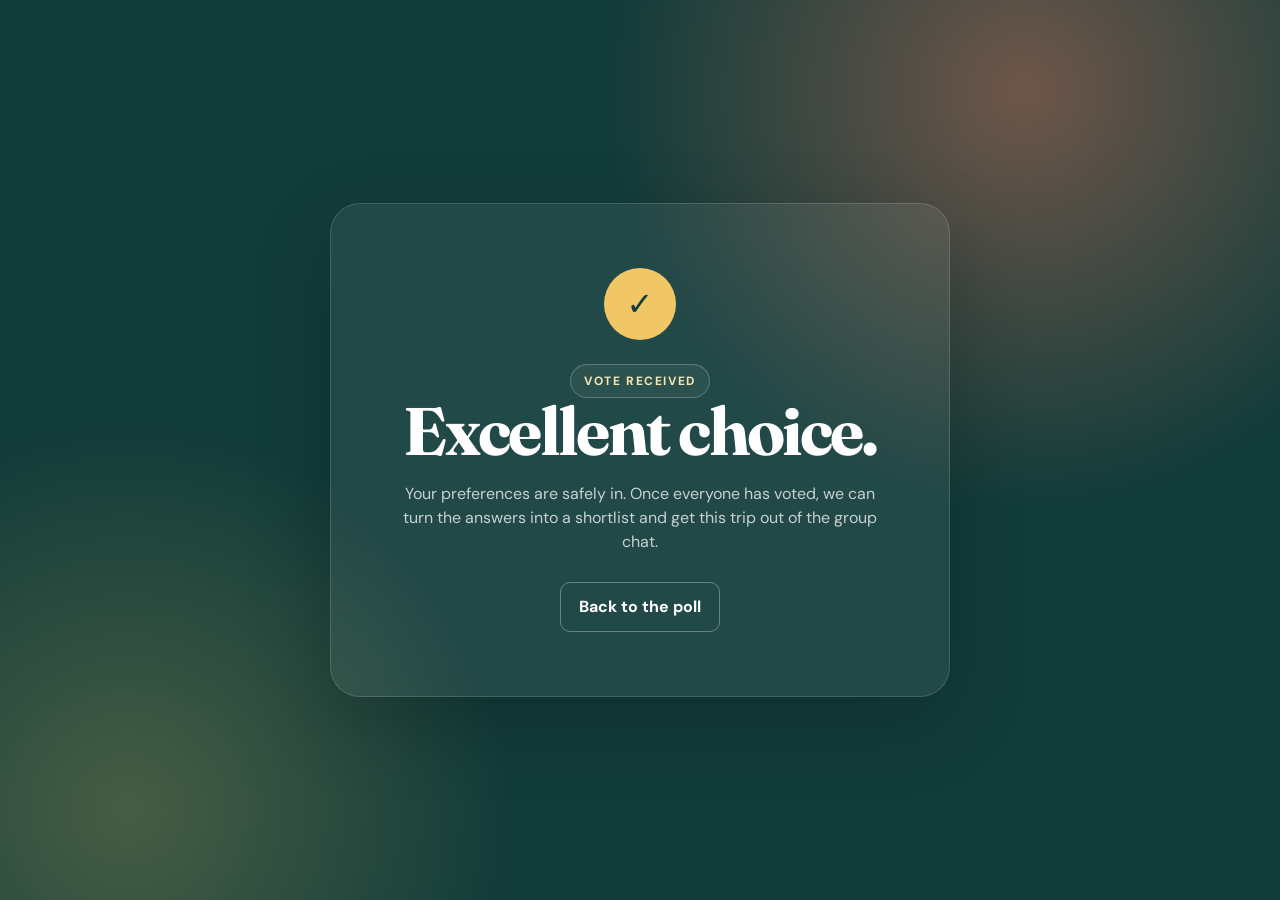
<file: thanks.html>
<!doctype html>
<html lang="en">
  <head>
    <meta charset="UTF-8" />
    <meta name="viewport" content="width=device-width, initial-scale=1.0" />
    <meta name="theme-color" content="#123c3a" />
    <title>Vote received | The Big 5-0 Trip</title>
    <link rel="preconnect" href="https://fonts.googleapis.com" />
    <link rel="preconnect" href="https://fonts.gstatic.com" crossorigin />
    <link
      href="https://fonts.googleapis.com/css2?family=DM+Sans:wght@400;500;600;700&family=Fraunces:opsz,wght@9..144,600;9..144,700&display=swap"
      rel="stylesheet"
    />
    <link rel="stylesheet" href="/styles.css" />
  </head>
  <body class="thanks-page">
    <main class="thanks-card">
      <div class="thanks-card__icon" aria-hidden="true">✓</div>
      <div class="eyebrow">Vote received</div>
      <h1>Excellent choice.</h1>
      <p>
        Your preferences are safely in. Once everyone has voted, we can turn the
        answers into a shortlist and get this trip out of the group chat.
      </p>
      <a class="thanks-link" href="/">Back to the poll</a>
    </main>
  </body>
</html>
</file>
<file: styles.css>
:root {
  --ink: #17302f;
  --muted: #667a77;
  --paper: #f7f4ec;
  --card: #fffdf8;
  --forest: #123c3a;
  --forest-light: #1d5753;
  --coral: #ee795f;
  --coral-dark: #d85f48;
  --sun: #f0c764;
  --line: #dce3df;
  --focus: #167f78;
  --shadow: 0 20px 55px rgba(27, 55, 52, 0.09);
  --radius: 24px;
}

* {
  box-sizing: border-box;
}

html {
  scroll-behavior: smooth;
}

body {
  margin: 0;
  color: var(--ink);
  background:
    radial-gradient(circle at 12% 30%, rgba(240, 199, 100, 0.15), transparent 22rem),
    var(--paper);
  font-family: "DM Sans", system-ui, sans-serif;
  font-size: 16px;
  line-height: 1.5;
}

button,
input,
textarea {
  font: inherit;
}

.shell {
  width: min(100% - 32px, 860px);
  margin-inline: auto;
}

.hero {
  position: relative;
  min-height: 500px;
  overflow: hidden;
  color: #fff;
  background:
    linear-gradient(135deg, rgba(255, 255, 255, 0.045) 25%, transparent 25%) 0 0 / 48px 48px,
    linear-gradient(315deg, rgba(255, 255, 255, 0.035) 25%, transparent 25%) 0 0 / 48px 48px,
    var(--forest);
  display: grid;
  place-items: center;
}

.hero__content {
  position: relative;
  z-index: 1;
  padding-block: 76px 96px;
  text-align: center;
}

.hero__glow {
  position: absolute;
  border-radius: 50%;
  filter: blur(2px);
  opacity: 0.75;
}

.hero__glow--one {
  width: 330px;
  height: 330px;
  top: -155px;
  right: -70px;
  background: rgba(238, 121, 95, 0.45);
}

.hero__glow--two {
  width: 270px;
  height: 270px;
  bottom: -160px;
  left: -80px;
  background: rgba(240, 199, 100, 0.3);
}

.eyebrow {
  display: inline-flex;
  padding: 7px 13px;
  border: 1px solid rgba(255, 255, 255, 0.23);
  border-radius: 999px;
  color: #f8e5af;
  background: rgba(255, 255, 255, 0.05);
  font-size: 0.75rem;
  font-weight: 700;
  letter-spacing: 0.13em;
  text-transform: uppercase;
}

.hero__number {
  position: absolute;
  z-index: -1;
  inset: 50% auto auto 50%;
  margin: 0;
  color: rgba(255, 255, 255, 0.055);
  font-family: "Fraunces", Georgia, serif;
  font-size: clamp(15rem, 45vw, 25rem);
  font-weight: 700;
  line-height: 0.7;
  transform: translate(-50%, -48%);
  user-select: none;
}

.hero__number--letters {
  font-size: clamp(11rem, 34vw, 19rem);
  letter-spacing: -0.09em;
}

.hero--taiwan {
  background:
    linear-gradient(135deg, rgba(255, 255, 255, 0.045) 25%, transparent 25%) 0 0 / 48px 48px,
    linear-gradient(315deg, rgba(255, 255, 255, 0.035) 25%, transparent 25%) 0 0 / 48px 48px,
    #173f3a;
}

h1,
h2,
p {
  margin-top: 0;
}

h1 {
  max-width: 700px;
  margin: 26px auto 18px;
  font-family: "Fraunces", Georgia, serif;
  font-size: clamp(2.8rem, 9vw, 5rem);
  line-height: 0.98;
  letter-spacing: -0.04em;
}

.hero__intro {
  max-width: 590px;
  margin: 0 auto;
  color: rgba(255, 255, 255, 0.78);
  font-size: clamp(1rem, 2vw, 1.15rem);
}

.hero__meta {
  display: flex;
  justify-content: center;
  gap: 10px;
  margin-top: 28px;
}

.hero__meta span {
  padding: 8px 12px;
  border-radius: 9px;
  color: var(--forest);
  background: #fff;
  font-size: 0.79rem;
  font-weight: 700;
}

.main-content {
  position: relative;
  z-index: 2;
  margin-top: -38px;
  padding-bottom: 80px;
}

.route-intro {
  margin-bottom: 20px;
  padding: clamp(24px, 5vw, 40px);
  border: 1px solid rgba(33, 74, 70, 0.1);
  border-radius: var(--radius);
  background: var(--card);
  box-shadow: var(--shadow);
}

.route-intro__heading h2 {
  margin: 7px 0 8px;
  font-family: "Fraunces", Georgia, serif;
  font-size: clamp(1.8rem, 5vw, 2.5rem);
  line-height: 1.08;
  letter-spacing: -0.03em;
}

.route-intro__heading p {
  margin-bottom: 24px;
  color: var(--muted);
}

.route-grid {
  display: grid;
  grid-template-columns: repeat(2, minmax(0, 1fr));
  gap: 12px;
}

.route-card {
  overflow: hidden;
  padding: 20px;
  border: 1.5px solid var(--line);
  border-radius: 16px;
  background: #fff;
}

.route-card--featured {
  border-color: var(--forest-light);
  background: #f1f8f4;
  box-shadow: inset 0 0 0 1px var(--forest-light);
}

.route-card__photo {
  position: relative;
  aspect-ratio: 16 / 9;
  overflow: hidden;
  margin: -20px -20px 18px;
  background: #d8e4de;
}

.route-card__photo img {
  display: block;
  width: 100%;
  height: 100%;
  object-fit: cover;
}

.route-card__tag {
  display: inline-block;
  margin-bottom: 9px;
  color: var(--coral-dark);
  font-size: 0.68rem;
  font-weight: 700;
  letter-spacing: 0.11em;
  text-transform: uppercase;
}

.route-card h3 {
  margin: 0 0 7px;
  font-family: "Fraunces", Georgia, serif;
  font-size: 1.35rem;
  line-height: 1.15;
}

.route-card p {
  margin-bottom: 14px;
  color: var(--muted);
  font-size: 0.87rem;
}

.route-card__meta {
  color: var(--forest-light);
  font-size: 0.74rem;
  font-weight: 700;
}

.booking-note {
  margin: 18px 0 0;
  padding: 14px 16px;
  border-radius: 12px;
  color: #664b11;
  background: #fff3cf;
  font-size: 0.84rem;
}

.main-content--itinerary {
  width: min(100% - 32px, 1000px);
}

.hero--itinerary {
  min-height: 560px;
}

.hero--itinerary .hero__number--letters {
  font-size: clamp(13rem, 38vw, 22rem);
  letter-spacing: -0.08em;
}

.plan-intro {
  margin-bottom: 20px;
  padding: clamp(24px, 5vw, 42px);
  border: 1px solid rgba(33, 74, 70, 0.1);
  border-radius: var(--radius);
  background: var(--card);
  box-shadow: var(--shadow);
}

.plan-intro__heading {
  max-width: 700px;
  margin-bottom: 28px;
}

.plan-intro__heading h2 {
  margin: 7px 0 9px;
  font-family: "Fraunces", Georgia, serif;
  font-size: clamp(1.9rem, 5vw, 2.8rem);
  line-height: 1.05;
  letter-spacing: -0.035em;
}

.plan-intro__heading p {
  margin-bottom: 0;
  color: var(--muted);
}

.day-list {
  display: grid;
  gap: 12px;
  margin: 0;
  padding: 0;
  list-style: none;
}

.stay-plan {
  margin-top: 28px;
  padding-top: 28px;
  border-top: 1px solid var(--line);
}

.stay-plan__heading {
  max-width: 700px;
  margin-bottom: 16px;
}

.stay-plan__heading h3 {
  margin: 7px 0 8px;
  font-family: "Fraunces", Georgia, serif;
  font-size: clamp(1.55rem, 4vw, 2rem);
  line-height: 1.1;
}

.stay-plan__heading p {
  margin: 0;
  color: var(--muted);
}

.stay-plan__grid {
  display: grid;
  grid-template-columns: repeat(2, minmax(0, 1fr));
  gap: 12px;
}

.stay-block {
  padding: 20px;
  border: 1.5px solid var(--line);
  border-radius: 16px;
  background: #fff;
}

.stay-block__nights {
  display: block;
  color: var(--coral-dark);
  font-size: 0.68rem;
  font-weight: 700;
  letter-spacing: 0.08em;
  text-transform: uppercase;
}

.stay-block h4 {
  margin: 5px 0 10px;
  font-family: "Fraunces", Georgia, serif;
  font-size: 1.35rem;
}

.stay-block p {
  margin: 0 0 9px;
  color: var(--muted);
  font-size: 0.84rem;
}

.stay-block p:last-child {
  margin-bottom: 0;
}

.transport-costs {
  margin-top: 28px;
  padding-top: 28px;
  border-top: 1px solid var(--line);
}

.transport-costs__heading {
  max-width: 720px;
  margin-bottom: 16px;
}

.transport-costs__heading h3 {
  margin: 7px 0 8px;
  font-family: "Fraunces", Georgia, serif;
  font-size: clamp(1.55rem, 4vw, 2rem);
  line-height: 1.1;
}

.transport-costs__heading p {
  margin: 0;
  color: var(--muted);
}

.transport-costs__grid {
  display: grid;
  grid-template-columns: repeat(2, minmax(0, 1fr));
  gap: 12px;
}

.transport-cost {
  padding: 19px;
  border: 1.5px solid var(--line);
  border-radius: 16px;
  background: #fff;
}

.transport-cost__day {
  display: block;
  color: var(--coral-dark);
  font-size: 0.67rem;
  font-weight: 700;
  letter-spacing: 0.08em;
  text-transform: uppercase;
}

.transport-cost h4 {
  margin: 5px 0 9px;
  font-family: "Fraunces", Georgia, serif;
  font-size: 1.15rem;
  line-height: 1.15;
}

.transport-cost__price {
  display: block;
  margin-bottom: 7px;
  color: var(--forest-light);
  font-size: 1rem;
}

.transport-cost p {
  margin: 0;
  color: var(--muted);
  font-size: 0.8rem;
}

.transport-total {
  margin-top: 12px;
  padding: 18px 20px;
  border-radius: 14px;
  color: #664b11;
  background: #fff3cf;
}

.transport-total p {
  margin: 0 0 10px;
  font-size: 0.86rem;
}

.price-note {
  margin: 0 0 18px;
  padding: 12px 14px;
  border-radius: 12px;
  color: var(--muted);
  background: #f1f5f1;
  font-size: 0.8rem;
}

.day-card {
  display: grid;
  grid-template-columns: 72px minmax(0, 1fr) minmax(190px, 260px);
  overflow: hidden;
  border: 1.5px solid var(--line);
  border-radius: 18px;
  background: #fff;
}

.day-card:not(:has(.day-card__photo)) .day-card__body {
  grid-column: 2 / 4;
}

.day-card__date {
  display: flex;
  align-items: center;
  flex-direction: column;
  padding: 22px 12px;
  color: #fff;
  background: var(--forest-light);
  text-align: center;
}

.day-card__date span {
  font-size: 0.68rem;
  font-weight: 700;
  letter-spacing: 0.12em;
  text-transform: uppercase;
}

.day-card__date strong {
  margin-top: 3px;
  font-family: "Fraunces", Georgia, serif;
  font-size: 2.1rem;
  line-height: 1;
}

.day-card__date strong + span {
  margin-top: 2px;
}

.day-card__body {
  padding: 22px;
}

.itinerary-status {
  display: inline-flex;
  margin: 0 0 8px;
  padding: 4px 8px;
  border-radius: 999px;
  color: #1a5a45;
  background: #e7f4ea;
  font-size: 0.65rem;
  font-weight: 700;
  letter-spacing: 0.08em;
  text-transform: uppercase;
}

.itinerary-status--open {
  color: #76510b;
  background: #fff0be;
}

.itinerary-detail {
  margin: 14px 0 18px;
  padding: 16px;
  border: 1px solid #cfe2d8;
  border-radius: 13px;
  background: #f1f8f4;
}

.itinerary-detail--open {
  border-color: #ead59b;
  background: #fff9e8;
}

.itinerary-detail h4 {
  margin: 0 0 7px;
  font-family: "Fraunces", Georgia, serif;
  font-size: 1.02rem;
  line-height: 1.2;
}

.itinerary-detail p {
  margin-bottom: 9px;
}

.itinerary-detail .link-row {
  margin-top: 10px;
}

.day-card__place {
  display: block;
  margin-bottom: 6px;
  color: var(--coral-dark);
  font-size: 0.68rem;
  font-weight: 700;
  letter-spacing: 0.1em;
  text-transform: uppercase;
}

.day-card h3 {
  margin: 0 0 8px;
  font-family: "Fraunces", Georgia, serif;
  font-size: 1.28rem;
  line-height: 1.15;
}

.day-card p {
  margin-bottom: 12px;
  color: var(--muted);
  font-size: 0.86rem;
}

.day-card__photo {
  min-height: 100%;
  margin: 0;
  background: #d8e4de;
}

.day-card__photo img {
  display: block;
  width: 100%;
  height: 100%;
  object-fit: cover;
}

.external-link {
  display: inline-flex;
  align-items: baseline;
  gap: 4px;
  color: var(--forest-light);
  font-size: 0.78rem;
  font-weight: 700;
  text-decoration-thickness: 1px;
  text-underline-offset: 3px;
}

.external-link:hover {
  color: var(--coral-dark);
}

.external-link:focus-visible {
  border-radius: 4px;
  outline: 3px solid rgba(22, 127, 120, 0.25);
  outline-offset: 3px;
}

.link-row {
  display: flex;
  flex-wrap: wrap;
  gap: 8px 14px;
}

.field-grid {
  display: grid;
  gap: 14px;
}

.field-grid--three {
  grid-template-columns: minmax(0, 2fr) repeat(2, minmax(130px, 0.8fr));
}

.field-group {
  min-width: 0;
}

.number-input {
  font-variant-numeric: tabular-nums;
}

.nested-fieldset {
  min-width: 0;
  margin: 24px 0 0;
  padding: 22px 0 0;
  border: 0;
  border-top: 1px solid var(--line);
}

.nested-fieldset legend {
  width: auto;
  margin-bottom: 8px;
  padding: 0 10px 0 0;
}

.activity-question .question__description,
.hotel-question .question__description {
  margin-bottom: 12px;
}

.external-link--question,
.link-row--question {
  margin-bottom: 20px;
}

.participation-row {
  display: grid;
  grid-template-columns: minmax(0, 1fr) minmax(150px, 190px);
  align-items: end;
  gap: 12px;
}

.participant-field {
  display: grid;
  gap: 7px;
  color: var(--muted);
  font-size: 0.78rem;
  font-weight: 700;
}

.participant-field[hidden] {
  display: none;
}

.participant-field .text-input {
  min-height: 56px;
}

.participant-field--details {
  margin-top: 16px;
}

.question-photo,
.question-photo-grid {
  margin: 0 0 20px;
}

.question-photo {
  aspect-ratio: 16 / 7;
  overflow: hidden;
  border-radius: 16px;
  background: #d8e4de;
}

.question-photo img {
  display: block;
  width: 100%;
  height: 100%;
  object-fit: cover;
}

.question-photo-grid {
  display: grid;
  grid-template-columns: repeat(2, minmax(0, 1fr));
  gap: 10px;
}

.question-photo-grid .question-photo {
  margin: 0;
  aspect-ratio: 4 / 3;
}

.hotel-grid {
  display: grid;
  grid-template-columns: repeat(2, minmax(0, 1fr));
  gap: 14px;
}

.hotel-card {
  display: flex;
  min-width: 0;
  overflow: hidden;
  flex-direction: column;
  border: 1.5px solid var(--line);
  border-radius: 18px;
  background: #fff;
}

.hotel-card:has(input:checked) {
  border-color: var(--forest-light);
  box-shadow: inset 0 0 0 1px var(--forest-light);
}

.hotel-card__photo {
  aspect-ratio: 16 / 10;
  margin: 0;
  overflow: hidden;
  background: #d8e4de;
}

.hotel-card__photo img {
  display: block;
  width: 100%;
  height: 100%;
  object-fit: cover;
}

.choice--hotel {
  flex: 1;
}

.choice--hotel .choice__body {
  min-height: 100%;
  align-items: flex-start;
  padding: 20px 46px 18px 20px;
  border: 0;
  border-radius: 0;
}

.choice--hotel input:checked + .choice__body {
  box-shadow: none;
}

.choice--hotel .choice__body::after {
  top: 27px;
  transform: none;
}

.choice--hotel .choice__title {
  margin-bottom: 7px;
  font-family: "Fraunces", Georgia, serif;
  font-size: 1.35rem;
}

.choice--hotel .choice__sub {
  font-size: 0.82rem;
  line-height: 1.45;
}

.hotel-card__tag {
  display: block;
  margin-bottom: 5px;
  color: var(--coral-dark);
  font-size: 0.67rem;
  font-weight: 700;
  letter-spacing: 0.1em;
  text-transform: uppercase;
}

.hotel-card__price {
  display: block;
  margin-top: 13px;
  color: var(--forest-light);
  font-size: 0.76rem;
  font-weight: 700;
  line-height: 1.4;
}

.hotel-card__link {
  margin: 0 20px 20px;
}

.progress-wrap {
  position: sticky;
  z-index: 10;
  top: 14px;
  margin-bottom: 20px;
  padding: 15px 18px;
  border: 1px solid rgba(255, 255, 255, 0.7);
  border-radius: 16px;
  background: rgba(255, 253, 248, 0.92);
  box-shadow: 0 12px 38px rgba(20, 55, 51, 0.12);
  backdrop-filter: blur(14px);
}

.progress-copy {
  display: flex;
  justify-content: space-between;
  margin-bottom: 8px;
  color: var(--muted);
  font-size: 0.76rem;
  font-weight: 700;
  letter-spacing: 0.04em;
  text-transform: uppercase;
}

.progress-track {
  height: 6px;
  overflow: hidden;
  border-radius: 999px;
  background: #e3e8e4;
}

.progress-bar {
  width: 0;
  height: 100%;
  border-radius: inherit;
  background: linear-gradient(90deg, var(--coral), var(--sun));
  transition: width 220ms ease;
}

.poll-form {
  display: grid;
  gap: 18px;
}

.question {
  min-width: 0;
  margin: 0;
  padding: clamp(24px, 5vw, 40px);
  border: 1px solid rgba(33, 74, 70, 0.1);
  border-radius: var(--radius);
  background: var(--card);
  box-shadow: var(--shadow);
}

fieldset.question {
  border: 1px solid rgba(33, 74, 70, 0.1);
}

legend {
  width: 100%;
  padding: 0;
}

.question__heading h2,
.question__title {
  display: block;
  margin: 7px 0 20px;
  font-family: "Fraunces", Georgia, serif;
  font-size: clamp(1.5rem, 4vw, 2rem);
  font-weight: 700;
  line-height: 1.15;
  letter-spacing: -0.025em;
}

.question__number {
  display: block;
  color: var(--coral-dark);
  font-size: 0.72rem;
  font-weight: 700;
  letter-spacing: 0.14em;
  text-transform: uppercase;
}

.question__description {
  max-width: 650px;
  margin: -8px 0 20px;
  color: var(--muted);
  font-size: 0.92rem;
}

.question__hint {
  display: flex;
  justify-content: space-between;
  gap: 12px;
  margin: -8px 0 16px;
  color: var(--muted);
  font-size: 0.82rem;
}

.selection-count {
  color: var(--forest-light);
  font-weight: 700;
}

.text-label {
  display: block;
  margin-bottom: 8px;
  color: var(--muted);
  font-size: 0.82rem;
  font-weight: 700;
}

.text-input {
  display: block;
  width: 100%;
  padding: 15px 16px;
  border: 1.5px solid #ccd7d2;
  border-radius: 12px;
  outline: none;
  color: var(--ink);
  background: #fff;
  transition: border-color 150ms ease, box-shadow 150ms ease;
}

.text-input::placeholder {
  color: #98a6a2;
}

.text-input:focus {
  border-color: var(--focus);
  box-shadow: 0 0 0 4px rgba(22, 127, 120, 0.12);
}

.text-input--area {
  min-height: 120px;
  resize: vertical;
}

.choices {
  display: grid;
  gap: 10px;
}

.choices--two,
.choices--ingredients,
.choices--destinations {
  grid-template-columns: repeat(2, minmax(0, 1fr));
}

.choices--three {
  grid-template-columns: repeat(3, minmax(0, 1fr));
}

.choices--binary {
  grid-template-columns: repeat(2, minmax(0, 1fr));
}

.choice {
  position: relative;
  display: block;
  cursor: pointer;
}

.choice input {
  position: absolute;
  width: 1px;
  height: 1px;
  opacity: 0;
  pointer-events: none;
}

.choice__body {
  position: relative;
  display: flex;
  min-height: 100%;
  align-items: center;
  gap: 11px;
  padding: 15px 42px 15px 15px;
  border: 1.5px solid var(--line);
  border-radius: 14px;
  background: #fff;
  transition: border-color 150ms ease, background 150ms ease, transform 150ms ease, box-shadow 150ms ease;
}

.choice__body::after {
  position: absolute;
  top: 50%;
  right: 15px;
  width: 18px;
  height: 18px;
  border: 1.5px solid #b5c2bd;
  border-radius: 50%;
  content: "";
  transform: translateY(-50%);
  transition: all 150ms ease;
}

.choice:has(input[type="checkbox"]) .choice__body::after {
  border-radius: 5px;
}

.choice:hover .choice__body {
  border-color: #9eb5ad;
  transform: translateY(-1px);
}

.choice input:focus-visible + .choice__body {
  outline: 3px solid rgba(22, 127, 120, 0.25);
  outline-offset: 2px;
}

.choice input:checked + .choice__body {
  border-color: var(--forest-light);
  background: #f1f8f4;
  box-shadow: inset 0 0 0 1px var(--forest-light);
}

.choice input:checked + .choice__body::after {
  border-color: var(--forest-light);
  background: var(--forest-light);
  box-shadow: inset 0 0 0 4px #f1f8f4;
}

.choice:has(input[type="checkbox"]:checked) .choice__body::after {
  background: var(--forest-light);
  box-shadow: none;
}

.choice:has(input[type="checkbox"]:checked) .choice__body::before {
  position: absolute;
  z-index: 1;
  top: calc(50% - 5px);
  right: 21px;
  width: 4px;
  height: 8px;
  border: solid #fff;
  border-width: 0 2px 2px 0;
  content: "";
  transform: rotate(45deg);
}

.choice input:disabled + .choice__body {
  cursor: not-allowed;
  opacity: 0.46;
}

.choice__icon {
  font-size: 1.25rem;
  line-height: 1;
}

.choice__title {
  display: block;
  font-size: 0.93rem;
  font-weight: 600;
  line-height: 1.3;
}

.choice__sub {
  display: block;
  margin-top: 2px;
  color: var(--muted);
  font-size: 0.75rem;
}

.choice--destination .choice__body {
  min-height: 78px;
}

.choice--route .choice__body {
  min-height: 88px;
  align-items: flex-start;
}

.choice--route .choice__sub {
  margin-top: 5px;
  line-height: 1.35;
}

.field-error {
  display: none;
  margin: 12px 0 0;
  color: #ac3d2e;
  font-size: 0.85rem;
  font-weight: 700;
}

.field-error.is-visible {
  display: block;
}

.date-range {
  display: grid;
  grid-template-columns: minmax(0, 1fr) auto minmax(0, 1fr);
  align-items: end;
  gap: 12px;
}

.date-range__heading {
  display: flex;
  align-items: baseline;
  justify-content: space-between;
  gap: 12px;
  margin: 24px 0 12px;
  padding-top: 22px;
  border-top: 1px solid var(--line);
  color: var(--ink);
  font-size: 0.92rem;
  font-weight: 700;
}

.date-range__heading span:last-child {
  color: var(--muted);
  font-size: 0.76rem;
  font-weight: 500;
}

.date-field {
  display: grid;
  gap: 8px;
  color: var(--muted);
  font-size: 0.82rem;
  font-weight: 700;
}

.date-field input {
  width: 100%;
  min-height: 58px;
  padding: 14px 15px;
  border: 1.5px solid var(--line);
  border-radius: 14px;
  outline: none;
  color: var(--ink);
  background: #fff;
  cursor: pointer;
  transition: border-color 150ms ease, box-shadow 150ms ease;
}

.date-field input:focus {
  border-color: var(--focus);
  box-shadow: 0 0 0 4px rgba(22, 127, 120, 0.12);
}

.date-range__connector {
  display: grid;
  min-height: 58px;
  place-items: center;
  color: var(--muted);
  font-size: 0.82rem;
  font-weight: 700;
}

.date-range__note {
  margin: 10px 0 0;
  color: var(--muted);
  font-size: 0.76rem;
}

.question.has-error {
  border-color: rgba(188, 63, 47, 0.55);
  box-shadow: 0 20px 55px rgba(146, 54, 41, 0.1);
}

.submit-panel {
  padding: 38px 24px;
  border-radius: var(--radius);
  color: #fff;
  background: var(--forest);
  box-shadow: var(--shadow);
  text-align: center;
}

.submit-panel > p:first-child {
  margin-bottom: 16px;
  color: rgba(255, 255, 255, 0.74);
}

.submit-button {
  display: inline-flex;
  min-height: 54px;
  align-items: center;
  justify-content: center;
  gap: 18px;
  padding: 14px 24px;
  border: 0;
  border-radius: 12px;
  color: #fff;
  background: var(--coral);
  box-shadow: 0 12px 25px rgba(238, 121, 95, 0.22);
  cursor: pointer;
  font-weight: 700;
  transition: background 150ms ease, transform 150ms ease;
}

.submit-button:hover {
  background: var(--coral-dark);
  transform: translateY(-2px);
}

.submit-button:focus-visible {
  outline: 3px solid var(--sun);
  outline-offset: 4px;
}

.submit-note {
  margin: 14px 0 0;
  color: rgba(255, 255, 255, 0.53);
  font-size: 0.75rem;
}

.sr-only {
  position: absolute !important;
  width: 1px !important;
  height: 1px !important;
  overflow: hidden !important;
  clip: rect(0, 0, 0, 0) !important;
  white-space: nowrap !important;
}

footer {
  padding: 28px 0;
  color: rgba(255, 255, 255, 0.63);
  background: #0e302e;
  font-size: 0.82rem;
  text-align: center;
}

.thanks-page {
  min-height: 100vh;
  display: grid;
  place-items: center;
  padding: 24px;
  color: #fff;
  background:
    radial-gradient(circle at 80% 10%, rgba(238, 121, 95, 0.42), transparent 26rem),
    radial-gradient(circle at 10% 90%, rgba(240, 199, 100, 0.24), transparent 24rem),
    var(--forest);
}

.thanks-card {
  width: min(100%, 620px);
  padding: clamp(34px, 7vw, 64px);
  border: 1px solid rgba(255, 255, 255, 0.14);
  border-radius: 30px;
  background: rgba(255, 255, 255, 0.065);
  box-shadow: 0 26px 80px rgba(0, 0, 0, 0.2);
  text-align: center;
  backdrop-filter: blur(12px);
}

.thanks-card__icon {
  display: grid;
  width: 72px;
  height: 72px;
  place-items: center;
  margin: 0 auto 24px;
  border-radius: 50%;
  color: var(--forest);
  background: var(--sun);
  font-size: 2rem;
}

.thanks-card h1 {
  margin-top: 0;
  font-size: clamp(2.5rem, 9vw, 4.2rem);
}

.thanks-card p {
  margin-bottom: 28px;
  color: rgba(255, 255, 255, 0.75);
}

.thanks-link {
  display: inline-flex;
  padding: 12px 18px;
  border: 1px solid rgba(255, 255, 255, 0.32);
  border-radius: 10px;
  color: #fff;
  text-decoration: none;
  font-weight: 700;
}

.thanks-link:hover {
  background: rgba(255, 255, 255, 0.1);
}

@media (max-width: 700px) {
  .hero {
    min-height: 450px;
  }

  .hero__content {
    padding-block: 58px 82px;
  }

  .main-content {
    margin-top: -30px;
  }

  .choices--two,
  .choices--three,
  .choices--ingredients,
  .choices--destinations {
    grid-template-columns: 1fr;
  }

  .route-grid {
    grid-template-columns: 1fr;
  }

  .hero--itinerary {
    min-height: 500px;
  }

  .hero__meta {
    flex-wrap: wrap;
  }

  .day-card {
    grid-template-columns: 1fr;
  }

  .day-card:not(:has(.day-card__photo)) .day-card__body,
  .day-card__body,
  .day-card__photo,
  .day-card__date {
    grid-column: 1;
  }

  .day-card__date {
    align-items: baseline;
    flex-direction: row;
    gap: 7px;
    padding: 10px 18px;
    text-align: left;
  }

  .day-card__date strong {
    font-size: 1.35rem;
  }

  .day-card__photo {
    aspect-ratio: 16 / 9;
  }

  .day-card__body {
    padding: 20px;
  }

  .field-grid--three,
  .hotel-grid,
  .stay-plan__grid,
  .transport-costs__grid,
  .question-photo-grid {
    grid-template-columns: 1fr;
  }

  .participation-row {
    grid-template-columns: minmax(0, 1fr) minmax(120px, 0.7fr);
  }

  .question-photo {
    aspect-ratio: 16 / 9;
  }

  .choices--compact .choice__body {
    justify-content: center;
    padding: 14px 34px 14px 12px;
  }

  .choices--binary.choices--compact {
    grid-template-columns: repeat(2, minmax(0, 1fr));
  }

  .date-range {
    grid-template-columns: 1fr;
    gap: 10px;
  }

  .date-range__connector {
    display: none;
  }

  .date-range__heading {
    align-items: flex-start;
    flex-direction: column;
    gap: 2px;
  }

  .choice__body {
    min-height: 56px;
  }

  .question__hint {
    align-items: flex-start;
    flex-direction: column;
    gap: 3px;
  }
}

@media (max-width: 460px) {
  .participation-row {
    grid-template-columns: 1fr;
  }

  .participant-field {
    grid-template-columns: 1fr 92px;
    align-items: center;
  }

  .participant-field--details {
    grid-template-columns: 1fr;
  }
}

@media (prefers-reduced-motion: reduce) {
  *,
  *::before,
  *::after {
    scroll-behavior: auto !important;
    transition-duration: 0.01ms !important;
  }
}
</file>
